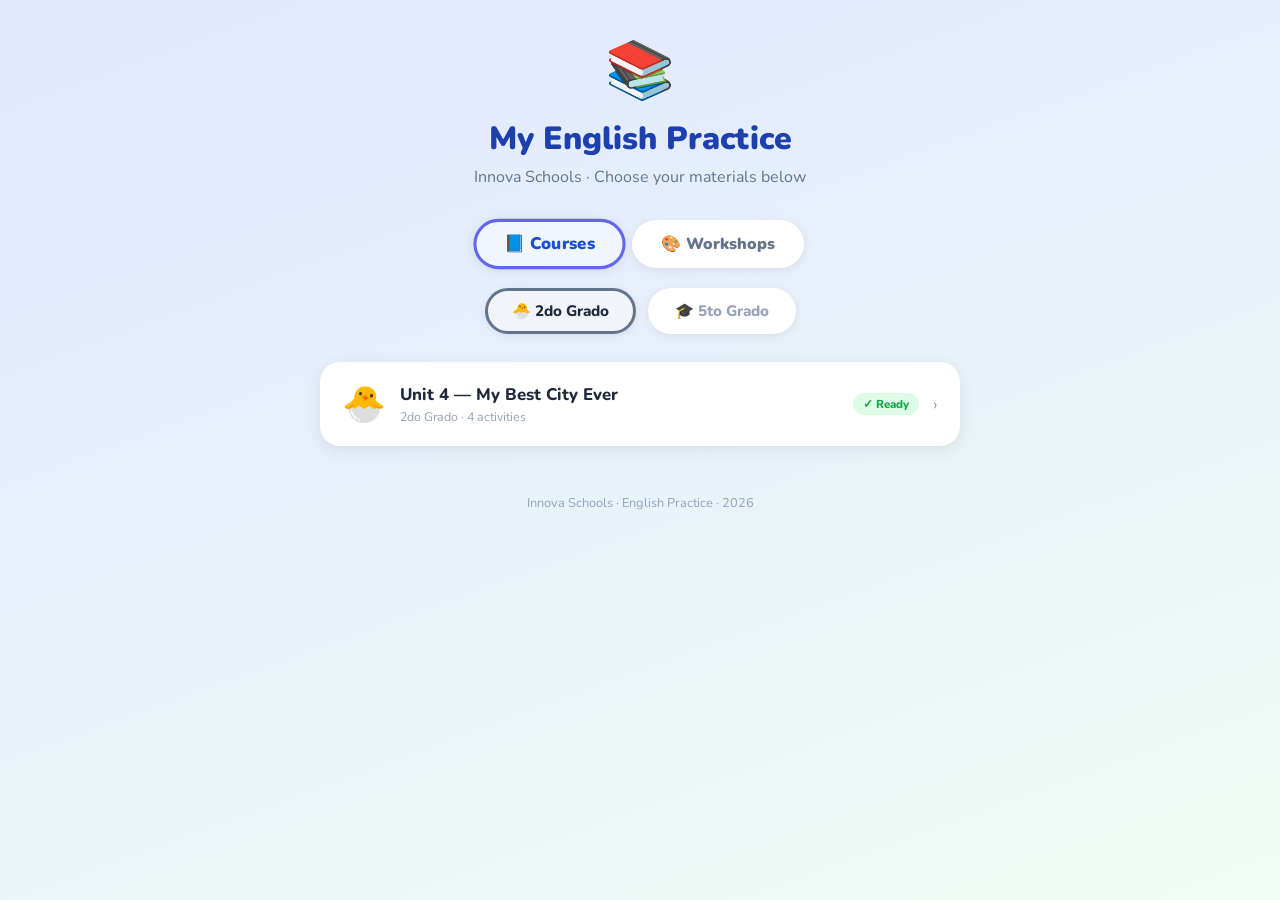
<file: index.html>
<!DOCTYPE html>
<html lang="en">
<head>
  <meta charset="UTF-8" />
  <meta name="viewport" content="width=device-width, initial-scale=1.0" />
  <title>English — Innova Schools</title>
  <link href="https://fonts.googleapis.com/css2?family=Nunito:wght@400;700;800;900&display=swap" rel="stylesheet" />
  <style>
    * { box-sizing: border-box; margin: 0; padding: 0; }
    body {
      font-family: 'Nunito', sans-serif;
      min-height: 100vh;
      background: linear-gradient(160deg, #e0e7ff 0%, #f0fdf4 100%);
      color: #1e293b;
      padding: 32px 20px 60px;
    }

    .header { text-align: center; margin-bottom: 32px; }
    .header .crown { font-size: 3.5rem; display: block; margin-bottom: 8px; }
    .header h1 { font-size: 2rem; font-weight: 900; color: #1e40af; }
    .header p { color: #64748b; margin-top: 6px; font-size: 1rem; }

    /* Tab de tipo: Courses / Workshops */
    .type-tabs {
      display: flex; gap: 10px; justify-content: center;
      margin-bottom: 20px;
    }
    .type-btn {
      padding: 10px 26px; border-radius: 99px; border: 3px solid transparent;
      font-family: inherit; font-size: 1rem; font-weight: 900; cursor: pointer;
      transition: all .2s; background: white;
      box-shadow: 0 2px 10px rgba(0,0,0,.08);
    }
    .type-btn.active.courses  { border-color: #6366f1; background: #eff6ff; color: #1d4ed8; transform: scale(1.05); }
    .type-btn.active.workshops{ border-color: #d97706; background: #fffbeb; color: #92400e; transform: scale(1.05); }
    .type-btn:not(.active)    { color: #64748b; }
    .type-btn:not(.active):hover { border-color: #e2e8f0; background: #f8fafc; }

    /* Selector de grado */
    .kids { display: flex; gap: 12px; justify-content: center; margin-bottom: 28px; flex-wrap: wrap; }
    .kid-btn {
      padding: 10px 24px; border-radius: 99px; border: 3px solid transparent;
      font-family: inherit; font-size: 0.95rem; font-weight: 800; cursor: pointer;
      transition: all .2s; background: white;
      box-shadow: 0 2px 8px rgba(0,0,0,.07);
    }
    .kid-btn.active { border-color: #64748b; background: #f1f5f9; color: #1e293b; }
    .kid-btn:not(.active) { color: #94a3b8; }
    .kid-btn:not(.active):hover { border-color: #e2e8f0; background: #f8fafc; }

    /* Unidades */
    .units { display: flex; flex-direction: column; gap: 16px; max-width: 640px; margin: 0 auto; }

    .unit-card {
      background: white; border-radius: 20px;
      box-shadow: 0 4px 16px rgba(0,0,0,.08); overflow: hidden;
    }
    .unit-header {
      padding: 18px 22px; display: flex; align-items: center; gap: 14px;
      cursor: pointer; user-select: none;
    }
    .unit-icon { font-size: 2.2rem; }
    .unit-info { flex: 1; }
    .unit-name { font-size: 1.05rem; font-weight: 800; }
    .unit-meta { font-size: 0.78rem; color: #94a3b8; margin-top: 2px; }
    .unit-badge {
      background: #dcfce7; color: #16a34a;
      font-size: 0.72rem; font-weight: 800;
      padding: 3px 10px; border-radius: 99px;
    }
    .unit-badge.workshop {
      background: #fef3c7; color: #b45309;
    }
    .chevron { color: #94a3b8; font-size: 1.1rem; transition: transform .2s; }
    .chevron.open { transform: rotate(90deg); }

    .unit-materials {
      border-top: 1px solid #f1f5f9;
      padding: 14px 18px;
      display: grid; grid-template-columns: 1fr 1fr; gap: 10px;
    }
    .mat-link {
      display: flex; align-items: center; gap: 10px;
      padding: 12px 14px; border-radius: 12px;
      border: 2px solid #e2e8f0; background: #f8fafc;
      text-decoration: none; color: #1e293b;
      font-weight: 700; font-size: 0.9rem;
      transition: all .15s;
    }
    .mat-link:hover { border-color: #6366f1; background: #eff6ff; transform: translateY(-2px); }
    .mat-emoji { font-size: 1.5rem; }

    /* Estado vacío */
    .empty {
      text-align: center; padding: 48px 20px;
      background: white; border-radius: 20px;
      box-shadow: 0 4px 16px rgba(0,0,0,.07);
      max-width: 640px; margin: 0 auto; color: #94a3b8;
    }
    .empty .icon { font-size: 3rem; margin-bottom: 12px; }
    .empty p { font-size: 0.95rem; line-height: 1.6; }

    /* Footer */
    footer { text-align: center; margin-top: 48px; color: #94a3b8; font-size: 0.8rem; }
  </style>
</head>
<body>

<div class="header">
  <span class="crown">📚</span>
  <h1>My English Practice</h1>
  <p>Innova Schools · Choose your materials below</p>
</div>

<!-- Tabs: Courses / Workshops -->
<div class="type-tabs">
  <button class="type-btn courses active" onclick="setType('courses', this)">📘 Courses</button>
  <button class="type-btn workshops"      onclick="setType('workshops', this)">🎨 Workshops</button>
</div>

<!-- Selector de grado -->
<div class="kids">
  <button class="kid-btn active" onclick="setGrade('2do', this)">🐣 2do Grado</button>
  <button class="kid-btn"        onclick="setGrade('5to', this)">🎓 5to Grado</button>
</div>

<!-- Contenido -->
<div id="units-container">
  <div class="units" id="units-list"></div>
</div>

<footer>
  Innova Schools · English Practice · <span id="year"></span>
</footer>

<script>
const MATERIALS = [
  { id: 'flashcards', label: 'Flashcards', emoji: '🃏' },
  { id: 'matching',   label: 'Matching',   emoji: '🔗' },
  { id: 'story',      label: 'Story',      emoji: '📖' },
  { id: 'game',       label: 'Game',       emoji: '🎮' },
];

const GRADE_EMOJI = { '2do': '🐣', '5to': '🎓' };

let allUnits = [];
let currentType  = 'courses';
let currentGrade = '2do';

function matPath(unit, mat) {
  const ver = unit.activeVersion ? `${unit.activeVersion}/` : '';
  return `materials/${unit.type}/${unit.grade}/unit${unit.unit}/${ver}${mat.id}.html`;
}

function renderUnits() {
  const container = document.getElementById('units-list');
  const filtered  = allUnits.filter(u => u.type === currentType && u.grade === currentGrade);

  if (filtered.length === 0) {
    container.innerHTML = `
      <div class="empty">
        <div class="icon">📭</div>
        <p>No materials yet for this section.<br>Check back after the next unit is processed!</p>
      </div>`;
    return;
  }

  const isWorkshop = currentType === 'workshops';
  container.innerHTML = filtered.map((unit, idx) => `
    <div class="unit-card">
      <div class="unit-header" onclick="toggle('panel-${idx}')">
        <span class="unit-icon">${unit.emoji || GRADE_EMOJI[unit.grade] || '📚'}</span>
        <div class="unit-info">
          <div class="unit-name">Unit ${unit.unit} — ${unit.name}</div>
          <div class="unit-meta">${unit.grade} Grado · ${MATERIALS.length} activities</div>
        </div>
        <span class="unit-badge${isWorkshop ? ' workshop' : ''}">✓ Ready</span>
        <span class="chevron" id="chev-${idx}">›</span>
      </div>
      <div class="unit-materials" id="panel-${idx}" style="display:none">
        ${MATERIALS.map(mat => `
          <a class="mat-link" href="${matPath(unit, mat)}" target="_blank">
            <span class="mat-emoji">${mat.emoji}</span>
            ${mat.label}
          </a>`).join('')}
      </div>
    </div>`).join('');
}

function toggle(panelId) {
  const panel = document.getElementById(panelId);
  const chev  = document.getElementById(panelId.replace('panel-', 'chev-'));
  const open  = panel.style.display !== 'none';
  panel.style.display = open ? 'none' : 'grid';
  chev.classList.toggle('open', !open);
}

function setType(type, btn) {
  currentType = type;
  document.querySelectorAll('.type-btn').forEach(b => b.classList.remove('active'));
  btn.classList.add('active');
  renderUnits();
}

function setGrade(grade, btn) {
  currentGrade = grade;
  document.querySelectorAll('.kid-btn').forEach(b => b.classList.remove('active'));
  btn.classList.add('active');
  renderUnits();
}

document.getElementById('year').textContent = new Date().getFullYear();

fetch('materials/units.json?v=' + Date.now())
  .then(r => r.ok ? r.json() : [])
  .catch(() => [])
  .then(units => {
    allUnits = units;
    renderUnits();
  });
</script>
</body>
</html>
</file>
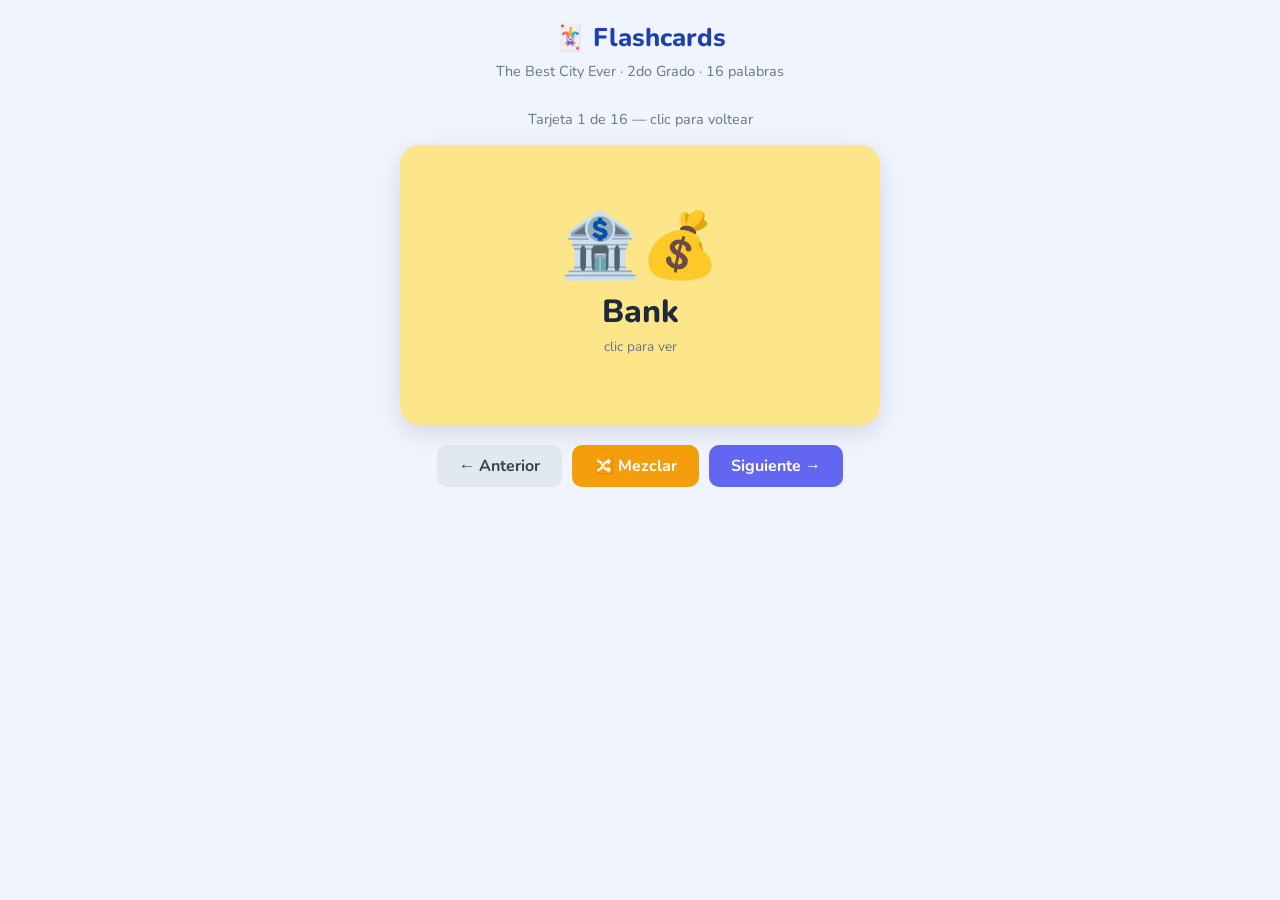
<file: generado/2do/unit4/unit4_2do_flashcards.html>
<!DOCTYPE html><html lang="en"><head>
<meta charset="UTF-8"><meta name="viewport" content="width=device-width,initial-scale=1">
<title>Flashcards — The Best City Ever</title>
<link href="https://fonts.googleapis.com/css2?family=Nunito:wght@400;700;800&display=swap" rel="stylesheet">
<style>

  *{box-sizing:border-box;margin:0;padding:0}
  body{font-family:'Nunito',Arial,sans-serif;background:#f0f4ff;min-height:100vh;padding:20px;color:#1e293b}
  h1{text-align:center;font-size:1.6rem;font-weight:800;color:#1e40af;margin-bottom:6px}
  .subtitle{text-align:center;color:#64748b;margin-bottom:28px;font-size:.9rem}
  button{font-family:inherit;cursor:pointer;border:none;border-radius:10px;font-weight:700;transition:all .15s}
  button:hover{opacity:.88;transform:translateY(-1px)}

.container{max-width:480px;margin:0 auto}
.progress{text-align:center;color:#64748b;font-size:.9rem;margin-bottom:16px}
.scene{width:100%;height:280px;perspective:1000px;margin-bottom:20px;cursor:pointer}
.card{width:100%;height:100%;position:relative;transform-style:preserve-3d;transition:transform .5s}
.card.flipped{transform:rotateY(180deg)}
.face{position:absolute;inset:0;border-radius:20px;display:flex;flex-direction:column;align-items:center;justify-content:center;gap:12px;backface-visibility:hidden;box-shadow:0 8px 24px rgba(0,0,0,.12)}
.front{background:var(--c)}
.back{transform:rotateY(180deg);background:#1e40af;color:white}
.emoji{font-size:4rem;line-height:1}
.word{font-size:2rem;font-weight:800;text-align:center;padding:0 16px}
.hint{font-size:.85rem;color:#64748b;margin-top:-8px}
.back .word{font-size:1.8rem}
.back .hint{color:#bfdbfe}
.controls{display:flex;gap:10px;justify-content:center;margin-bottom:16px}
.btn{padding:10px 22px;font-size:1rem;background:#6366f1;color:white}
.btn-sec{background:#e2e8f0;color:#374151}
.btn-mix{background:#f59e0b;color:white}
</style></head><body>
<div class="container">
  <h1>🃏 Flashcards</h1>
  <p class="subtitle">The Best City Ever · 2do Grado · <span id="cnt"></span></p>
  <div class="progress">Tarjeta <span id="idx">1</span> de <span id="tot"></span> — clic para voltear</div>
  <div class="scene" onclick="flip()">
    <div class="card" id="card">
      <div class="face front" id="front"><div class="emoji" id="emoji"></div><div class="word" id="word"></div><div class="hint">clic para ver</div></div>
      <div class="face back"><div class="word" id="back"></div></div>
    </div>
  </div>
  <div class="controls">
    <button class="btn btn-sec" onclick="prev()">← Anterior</button>
    <button class="btn btn-mix" onclick="mix()">🔀 Mezclar</button>
    <button class="btn" onclick="next()">Siguiente →</button>
  </div>
</div>
<script>
const ALL=[{"word":"Bank","emoji":"🏦💰","back":"Banco"},{"word":"Bookstore","emoji":"📚🔖","back":"Librería"},{"word":"Bus Stop","emoji":"🚌🛑","back":"Paradero"},{"word":"Computer Store","emoji":"💻🖥️","back":"Tienda de cómputo"},{"word":"Gas Station","emoji":"⛽🚗","back":"Grifo"},{"word":"Hospital","emoji":"🏥💊","back":"Hospital"},{"word":"Movie Theater","emoji":"🎬🍿","back":"Cine"},{"word":"Music Store","emoji":"🎵🎸","back":"Tienda de música"},{"word":"Park","emoji":"🌳🌿","back":"Parque"},{"word":"Pet Shop","emoji":"🐾🐕","back":"Tienda de mascotas"},{"word":"Post Office","emoji":"📮📬","back":"Correos"},{"word":"Restaurant","emoji":"🍽️🥘","back":"Restaurante"},{"word":"School","emoji":"🏫📝","back":"Colegio"},{"word":"Shopping Mall","emoji":"🛍️🏬","back":"Centro comercial"},{"word":"Supermarket","emoji":"🛒🥦","back":"Supermercado"},{"word":"Train Station","emoji":"🚂🏢","back":"Estación de tren"}];
const COLORS=["#fde68a","#bfdbfe","#bbf7d0","#fecaca","#ddd6fe","#fed7aa","#99f6e4","#e9d5ff"];
let cards=[...ALL],i=0,flipped=false;
function show(){
  const c=cards[i];
  document.getElementById('card').classList.remove('flipped');
  document.getElementById('front').style.setProperty('--c',COLORS[i%COLORS.length]);
  document.getElementById('emoji').textContent=c.emoji;
  document.getElementById('word').textContent=c.word;
  document.getElementById('back').textContent=c.back;
  document.getElementById('idx').textContent=i+1;
  document.getElementById('tot').textContent=cards.length;
  document.getElementById('cnt').textContent=cards.length+' palabras';
  flipped=false;
}
function flip(){ document.getElementById('card').classList.toggle('flipped'); flipped=!flipped; }
function next(){ i=(i+1)%cards.length; show(); }
function prev(){ i=(i-1+cards.length)%cards.length; show(); }
function mix(){ cards=cards.sort(()=>Math.random()-.5); i=0; show(); }
show();
</script></body></html>
</file>
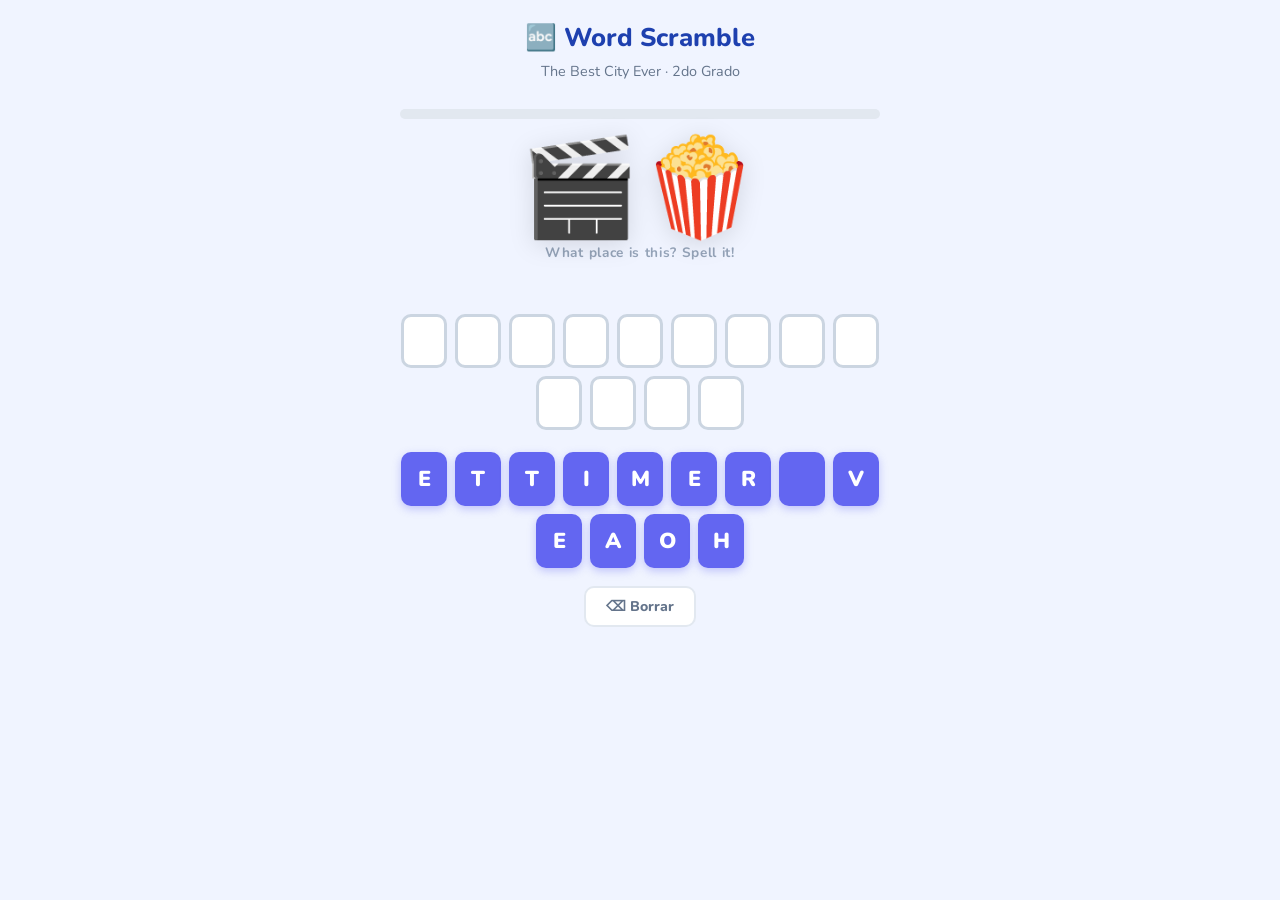
<file: generado/2do/unit4/unit4_2do_game.html>
<!DOCTYPE html><html lang="en"><head>
<meta charset="UTF-8"><meta name="viewport" content="width=device-width,initial-scale=1">
<title>Word Scramble — The Best City Ever</title>
<link href="https://fonts.googleapis.com/css2?family=Nunito:wght@400;700;800;900&display=swap" rel="stylesheet">
<style>

  *{box-sizing:border-box;margin:0;padding:0}
  body{font-family:'Nunito',Arial,sans-serif;background:#f0f4ff;min-height:100vh;padding:20px;color:#1e293b}
  h1{text-align:center;font-size:1.6rem;font-weight:800;color:#1e40af;margin-bottom:6px}
  .subtitle{text-align:center;color:#64748b;margin-bottom:28px;font-size:.9rem}
  button{font-family:inherit;cursor:pointer;border:none;border-radius:10px;font-weight:700;transition:all .15s}
  button:hover{opacity:.88;transform:translateY(-1px)}

.container{max-width:480px;margin:0 auto}
.progress-bar{height:10px;background:#e2e8f0;border-radius:99px;overflow:hidden;margin-bottom:22px}
.progress-fill{height:100%;background:linear-gradient(90deg,#6366f1,#818cf8);border-radius:99px;transition:width .4s}
.emoji-box{font-size:6rem;text-align:center;margin:10px 0 6px;line-height:1;filter:drop-shadow(0 4px 12px rgba(0,0,0,.12))}
.word-hint{text-align:center;color:#94a3b8;font-size:.85rem;font-weight:700;margin-bottom:18px;letter-spacing:.05em}
.answer-row{display:flex;justify-content:center;gap:8px;min-height:60px;margin-bottom:22px;flex-wrap:wrap}
.answer-box{
  width:46px;height:54px;border-radius:10px;border:3px solid #cbd5e1;background:white;
  display:flex;align-items:center;justify-content:center;
  font-size:1.35rem;font-weight:900;color:#1e293b;cursor:pointer;
  transition:all .15s;
}
.answer-box.filled{border-color:#6366f1;background:#eff6ff;color:#4338ca}
.answer-box.filled:hover{border-color:#4338ca;background:#e0e7ff}
.answer-box.correct{border-color:#22c55e!important;background:#dcfce7!important;color:#15803d!important;animation:pop .3s}
.answer-box.wrong{animation:shake .35s}
@keyframes pop{0%{transform:scale(.85)}60%{transform:scale(1.15)}100%{transform:scale(1)}}
@keyframes shake{0%,100%{transform:translateX(0)}25%{transform:translateX(-6px)}75%{transform:translateX(6px)}}
.letters-row{display:flex;justify-content:center;gap:8px;flex-wrap:wrap;margin-bottom:18px}
.letter-tile{
  width:46px;height:54px;border-radius:10px;border:none;
  background:#6366f1;color:white;font-size:1.35rem;font-weight:900;
  cursor:pointer;font-family:inherit;
  transition:all .15s;box-shadow:0 3px 8px rgba(99,102,241,.35);
}
.letter-tile:hover:not(:disabled){background:#4f46e5;transform:translateY(-2px);box-shadow:0 5px 14px rgba(99,102,241,.4)}
.letter-tile:disabled{opacity:0;pointer-events:none}
.controls{display:flex;justify-content:center;gap:10px}
.btn-back{padding:9px 20px;border-radius:10px;border:2px solid #e2e8f0;background:white;color:#64748b;font-weight:800;font-size:.88rem;cursor:pointer;font-family:inherit}
.btn-back:hover{border-color:#cbd5e1;background:#f8fafc}
.score-chip{background:#fef9c3;color:#854d0e;border-radius:99px;padding:4px 14px;font-weight:800;font-size:.85rem}
.feedback{text-align:center;font-size:1.1rem;font-weight:800;min-height:30px;margin-bottom:4px}
.feedback.good{color:#16a34a} .feedback.bad{color:#dc2626}
.win-screen{display:none;text-align:center;padding:20px 0}
.win-screen .trophy{font-size:5rem;margin-bottom:10px}
.win-screen h2{font-size:1.6rem;font-weight:900;color:#1e40af;margin-bottom:8px}
.win-screen p{color:#64748b;margin-bottom:20px}
</style></head><body>
<div class="container">
  <h1>🔤 Word Scramble</h1>
  <p class="subtitle">The Best City Ever · 2do Grado</p>
  <div class="progress-bar"><div class="progress-fill" id="prog" style="width:0%"></div></div>

  <div id="game">
    <div class="emoji-box" id="emoji"></div>
    <div class="word-hint" id="hint"></div>
    <div class="feedback" id="feedback"></div>
    <div class="answer-row" id="answer"></div>
    <div class="letters-row" id="letters"></div>
    <div class="controls">
      <button class="btn-back" onclick="erase()">⌫ Borrar</button>
    </div>
  </div>

  <div class="win-screen" id="win">
    <div class="trophy">🏆</div>
    <h2 id="win-msg">Amazing!</h2>
    <p id="win-sub"></p>
    <button class="btn" onclick="restart()">🔄 Play again</button>
  </div>
</div>
<script>
const WORDS=[{"word":"BANK","emoji":"🏦💰","display":"Bank"},{"word":"BOOKSTORE","emoji":"📚🔖","display":"Bookstore"},{"word":"BUS STOP","emoji":"🚌🛑","display":"Bus Stop"},{"word":"COMPUTER STORE","emoji":"💻🖥️","display":"Computer Store"},{"word":"GAS STATION","emoji":"⛽🚗","display":"Gas Station"},{"word":"HOSPITAL","emoji":"🏥💊","display":"Hospital"},{"word":"MOVIE THEATER","emoji":"🎬🍿","display":"Movie Theater"},{"word":"MUSIC STORE","emoji":"🎵🎸","display":"Music Store"},{"word":"PARK","emoji":"🌳🌿","display":"Park"},{"word":"PET SHOP","emoji":"🐾🐕","display":"Pet Shop"},{"word":"POST OFFICE","emoji":"📮📬","display":"Post Office"},{"word":"RESTAURANT","emoji":"🍽️🥘","display":"Restaurant"},{"word":"SCHOOL","emoji":"🏫📝","display":"School"},{"word":"SHOPPING MALL","emoji":"🛍️🏬","display":"Shopping Mall"},{"word":"SUPERMARKET","emoji":"🛒🥦","display":"Supermarket"},{"word":"TRAIN STATION","emoji":"🚂🏢","display":"Train Station"}];
let order=[],cur=0,score=0,chosen=[],tiles=[];
function shuffle(a){return [...a].sort(()=>Math.random()-.5)}
function restart(){
  cur=0;score=0;chosen=[];tiles=[];
  order=shuffle(WORDS);
  document.getElementById('win').style.display='none';
  document.getElementById('game').style.display='';
  loadWord();
}
function loadWord(){
  const w=order[cur];
  chosen=[];
  document.getElementById('emoji').textContent=w.emoji;
  document.getElementById('hint').textContent='What place is this? Spell it!';
  document.getElementById('feedback').textContent='';
  document.getElementById('feedback').className='feedback';
  document.getElementById('prog').style.width=(cur/order.length*100)+'%';
  // answer boxes
  const ans=document.getElementById('answer'); ans.innerHTML='';
  w.word.split('').forEach((_,i)=>{
    const b=document.createElement('div'); b.className='answer-box'; b.id='ab'+i;
    ans.appendChild(b);
  });
  // scramble letters
  const scrambled=shuffle(w.word.split(''));
  const lt=document.getElementById('letters'); lt.innerHTML='';
  tiles=[];
  scrambled.forEach((ch,i)=>{
    const b=document.createElement('button');
    b.className='letter-tile'; b.textContent=ch; b.id='lt'+i;
    b.onclick=()=>pick(b,ch,i);
    lt.appendChild(b); tiles.push({el:b,ch,idx:i});
  });
}
function pick(btn,ch,tIdx){
  if(btn.disabled) return;
  btn.disabled=true;
  chosen.push({ch,tIdx});
  const pos=chosen.length-1;
  const box=document.getElementById('ab'+pos);
  box.textContent=ch; box.classList.add('filled');
  if(chosen.length===order[cur].word.length) check();
}
function erase(){
  if(!chosen.length) return;
  const last=chosen.pop();
  const pos=chosen.length;
  const box=document.getElementById('ab'+pos);
  box.textContent=''; box.classList.remove('filled','correct','wrong');
  const tile=document.getElementById('lt'+last.tIdx);
  tile.disabled=false;
}
function check(){
  const built=chosen.map(x=>x.ch).join('');
  const correct=order[cur].word;
  const boxes=document.querySelectorAll('.answer-box');
  if(built===correct){
    boxes.forEach(b=>b.classList.add('correct'));
    document.getElementById('feedback').textContent='⭐ Correct!';
    document.getElementById('feedback').className='feedback good';
    score++;
    setTimeout(()=>{ cur++; if(cur<order.length) loadWord(); else showWin(); },1000);
  } else {
    boxes.forEach(b=>b.classList.add('wrong'));
    document.getElementById('feedback').textContent='❌ Try again!';
    document.getElementById('feedback').className='feedback bad';
    setTimeout(()=>{
      boxes.forEach(b=>{ b.classList.remove('wrong','filled'); b.textContent=''; });
      chosen=[];
      tiles.forEach(t=>{ t.el.disabled=false; });
      document.getElementById('feedback').textContent='';
      document.getElementById('feedback').className='feedback';
    },800);
  }
}
function showWin(){
  document.getElementById('game').style.display='none';
  document.getElementById('win').style.display='';
  document.getElementById('prog').style.width='100%';
  const pct=Math.round(score/order.length*100);
  const msg=pct===100?'Perfect! 🌟':pct>=70?'Great job! 👏':'Keep practicing! 💪';
  document.getElementById('win-msg').textContent=msg;
  document.getElementById('win-sub').textContent=`You got ${score} out of ${order.length} words right!`;
}
restart();
</script></body></html>
</file>
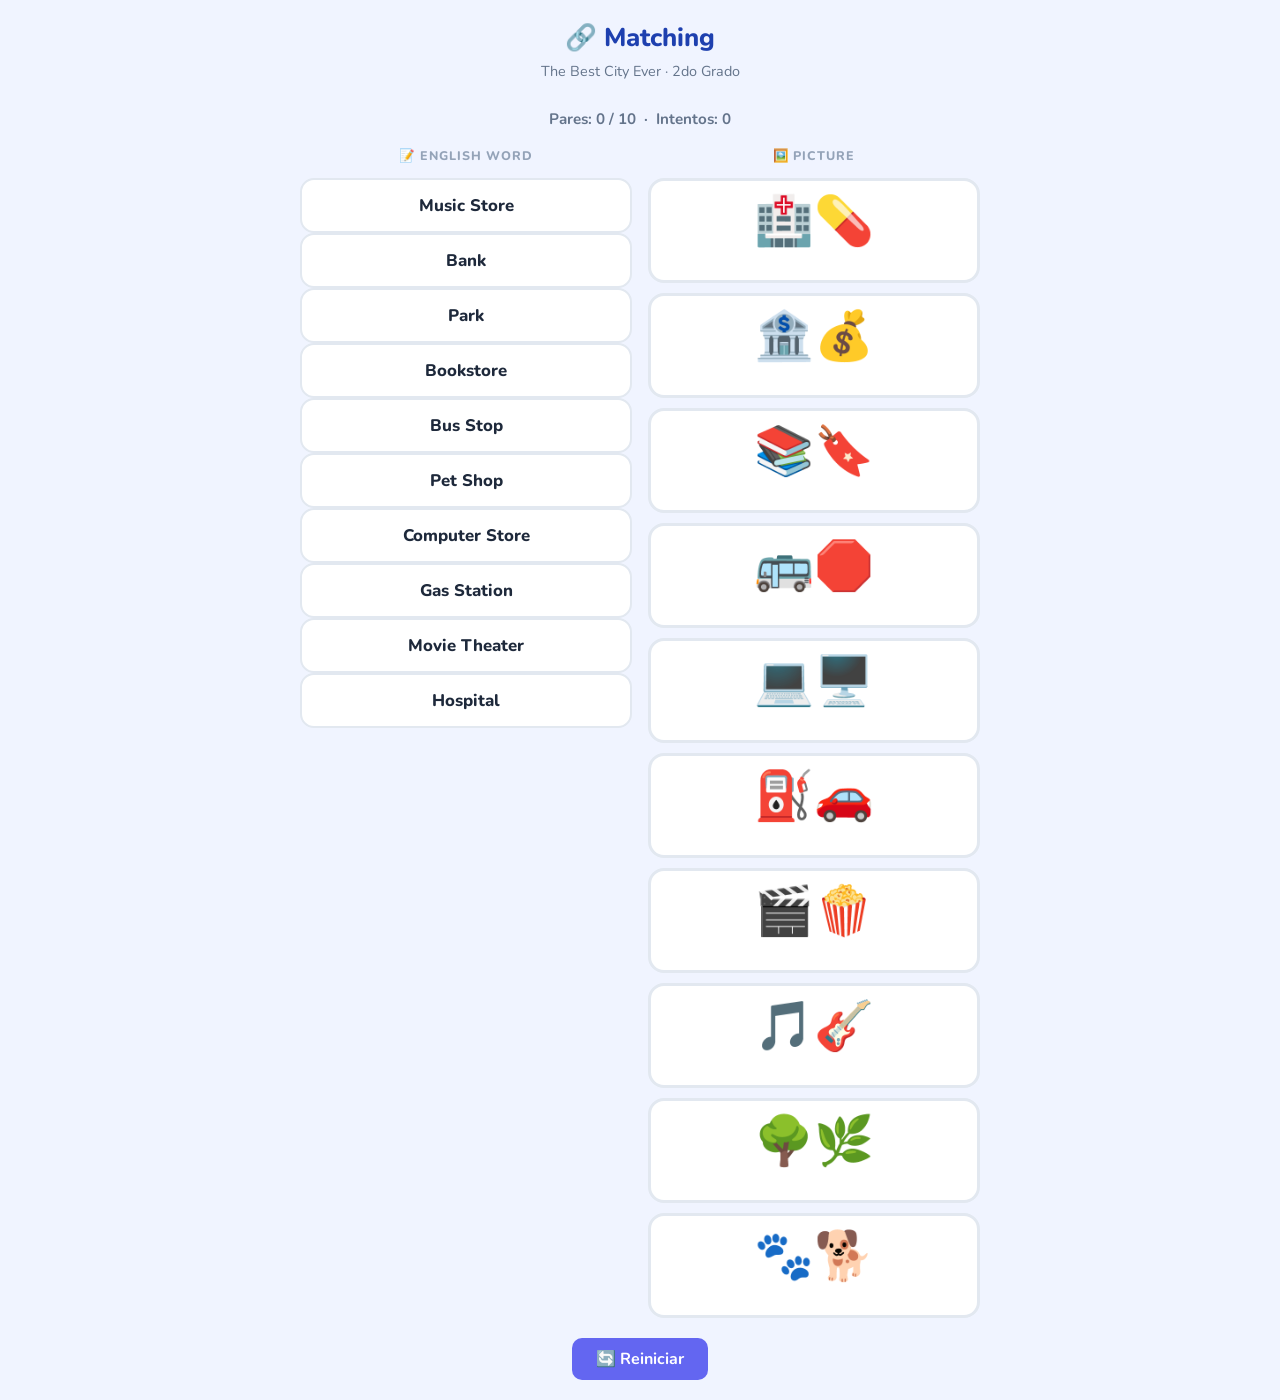
<file: generado/2do/unit4/unit4_2do_matching.html>
<!DOCTYPE html><html lang="en"><head>
<meta charset="UTF-8"><meta name="viewport" content="width=device-width,initial-scale=1">
<title>Matching — The Best City Ever</title>
<link href="https://fonts.googleapis.com/css2?family=Nunito:wght@400;700;800;900&display=swap" rel="stylesheet">
<style>

  *{box-sizing:border-box;margin:0;padding:0}
  body{font-family:'Nunito',Arial,sans-serif;background:#f0f4ff;min-height:100vh;padding:20px;color:#1e293b}
  h1{text-align:center;font-size:1.6rem;font-weight:800;color:#1e40af;margin-bottom:6px}
  .subtitle{text-align:center;color:#64748b;margin-bottom:28px;font-size:.9rem}
  button{font-family:inherit;cursor:pointer;border:none;border-radius:10px;font-weight:700;transition:all .15s}
  button:hover{opacity:.88;transform:translateY(-1px)}

.container{max-width:680px;margin:0 auto}
.score{text-align:center;font-size:.95rem;color:#64748b;margin-bottom:18px;font-weight:700}
.columns{display:grid;grid-template-columns:1fr 1fr;gap:16px;align-items:start}
.col{display:flex;flex-direction:column;gap:10px}
.col-title{text-align:center;font-size:.78rem;font-weight:800;color:#94a3b8;letter-spacing:.08em;text-transform:uppercase;margin-bottom:4px}
/* Tarjetas de palabra */
.word-card{
  padding:14px 18px;border-radius:14px;border:2.5px solid #e2e8f0;background:white;
  font-weight:800;font-size:1.05rem;cursor:pointer;text-align:center;
  transition:all .2s;user-select:none;color:#1e293b;
}
.word-card:hover:not(.matched){border-color:#6366f1;background:#eff6ff;color:#4338ca}
.word-card.selected{border-color:#6366f1;background:#eff6ff;color:#4338ca;transform:scale(1.03);box-shadow:0 4px 14px rgba(99,102,241,.25)}
.word-card.matched{border-color:#22c55e;background:#dcfce7;color:#15803d;cursor:default}
.word-card.wrong{border-color:#ef4444;background:#fee2e2;animation:shake .35s}
/* Tarjetas de emoji */
.emoji-card{
  border-radius:16px;border:3px solid #e2e8f0;background:white;
  cursor:pointer;text-align:center;padding:16px 10px 12px;
  transition:all .2s;user-select:none;
  display:flex;flex-direction:column;align-items:center;gap:6px;
}
.emoji-card:hover:not(.matched){border-color:#6366f1;background:#eff6ff;transform:translateY(-2px);box-shadow:0 6px 18px rgba(99,102,241,.2)}
.emoji-card.selected{border-color:#6366f1;background:#eff6ff;transform:translateY(-2px);box-shadow:0 6px 18px rgba(99,102,241,.3)}
.emoji-card.matched{border-color:#22c55e;background:#dcfce7;cursor:default}
.emoji-card.wrong{border-color:#ef4444;background:#fee2e2;animation:shake .35s}
.emoji-card .em{font-size:3rem;line-height:1;display:block}
.emoji-card .word-reveal{font-size:.78rem;font-weight:800;color:#15803d;min-height:1rem;opacity:0;transition:opacity .3s;letter-spacing:.02em}
.emoji-card.matched .word-reveal{opacity:1}
@keyframes shake{0%,100%{transform:translateX(0)}25%{transform:translateX(-7px)}75%{transform:translateX(7px)}}
.btn{padding:10px 24px;font-size:1rem;background:#6366f1;color:white;display:block;margin:20px auto 0}
.celebrate{text-align:center;font-size:1.3rem;font-weight:800;color:#16a34a;margin-top:16px;display:none}
</style></head><body>
<div class="container">
  <h1>🔗 Matching</h1>
  <p class="subtitle">The Best City Ever · 2do Grado</p>
  <div class="score">Pares: <span id="found">0</span> / <span id="total">0</span> &nbsp;·&nbsp; Intentos: <span id="tries">0</span></div>
  <div class="columns">
    <div class="col">
      <div class="col-title">📝 English word</div>
      <div id="left"></div>
    </div>
    <div class="col">
      <div class="col-title">🖼️ Picture</div>
      <div id="right" style="display:flex;flex-direction:column;gap:10px"></div>
    </div>
  </div>
  <div class="celebrate" id="cel">🎉 ¡Excelente! ¡Completaste el matching!</div>
  <button class="btn" onclick="init()">🔄 Reiniciar</button>
</div>
<script>
const PAIRS=[{"word":"Bank","emoji":"🏦💰"},{"word":"Bookstore","emoji":"📚🔖"},{"word":"Bus Stop","emoji":"🚌🛑"},{"word":"Computer Store","emoji":"💻🖥️"},{"word":"Gas Station","emoji":"⛽🚗"},{"word":"Hospital","emoji":"🏥💊"},{"word":"Movie Theater","emoji":"🎬🍿"},{"word":"Music Store","emoji":"🎵🎸"},{"word":"Park","emoji":"🌳🌿"},{"word":"Pet Shop","emoji":"🐾🐕"}];
let sel=null,found=0,tries=0;
function init(){
  found=0;tries=0;sel=null;
  document.getElementById('found').textContent=0;
  document.getElementById('tries').textContent=0;
  document.getElementById('total').textContent=PAIRS.length;
  document.getElementById('cel').style.display='none';
  const lArr=[...PAIRS].sort(()=>Math.random()-.5);
  const rArr=[...PAIRS].sort(()=>Math.random()-.5);
  const lEl=document.getElementById('left');
  const rEl=document.getElementById('right');
  lEl.innerHTML=''; rEl.innerHTML='';
  lArr.forEach(p=>{
    const d=document.createElement('div');
    d.className='word-card'; d.textContent=p.word;
    d.dataset.key=p.word; d.dataset.side='left';
    d.onclick=()=>pick(d); lEl.appendChild(d);
  });
  rArr.forEach(p=>{
    const d=document.createElement('div');
    d.className='emoji-card';
    d.dataset.key=p.word; d.dataset.side='right';
    d.innerHTML=`<span class="em">${p.emoji}</span><span class="word-reveal">${p.word}</span>`;
    d.onclick=()=>pick(d); rEl.appendChild(d);
  });
}
function pick(el){
  if(el.classList.contains('matched')||el.classList.contains('wrong')) return;
  if(!sel){
    if(el.classList.contains('selected')){el.classList.remove('selected');sel=null;return;}
    document.querySelectorAll('.word-card.selected,.emoji-card.selected').forEach(x=>x.classList.remove('selected'));
    sel=el; el.classList.add('selected');
  } else {
    if(el===sel){sel=null;el.classList.remove('selected');return;}
    tries++;
    document.getElementById('tries').textContent=tries;
    if(sel.dataset.key===el.dataset.key && sel.dataset.side!==el.dataset.side){
      [sel,el].forEach(x=>{x.classList.remove('selected');x.classList.add('matched');});
      found++; document.getElementById('found').textContent=found;
      if(found===PAIRS.length) document.getElementById('cel').style.display='block';
    } else {
      sel.classList.add('wrong'); el.classList.add('wrong');
      setTimeout(()=>{ sel.classList.remove('selected','wrong'); el.classList.remove('wrong'); sel=null; },600);
      return;
    }
    sel=null;
  }
}
init();
</script></body></html>
</file>
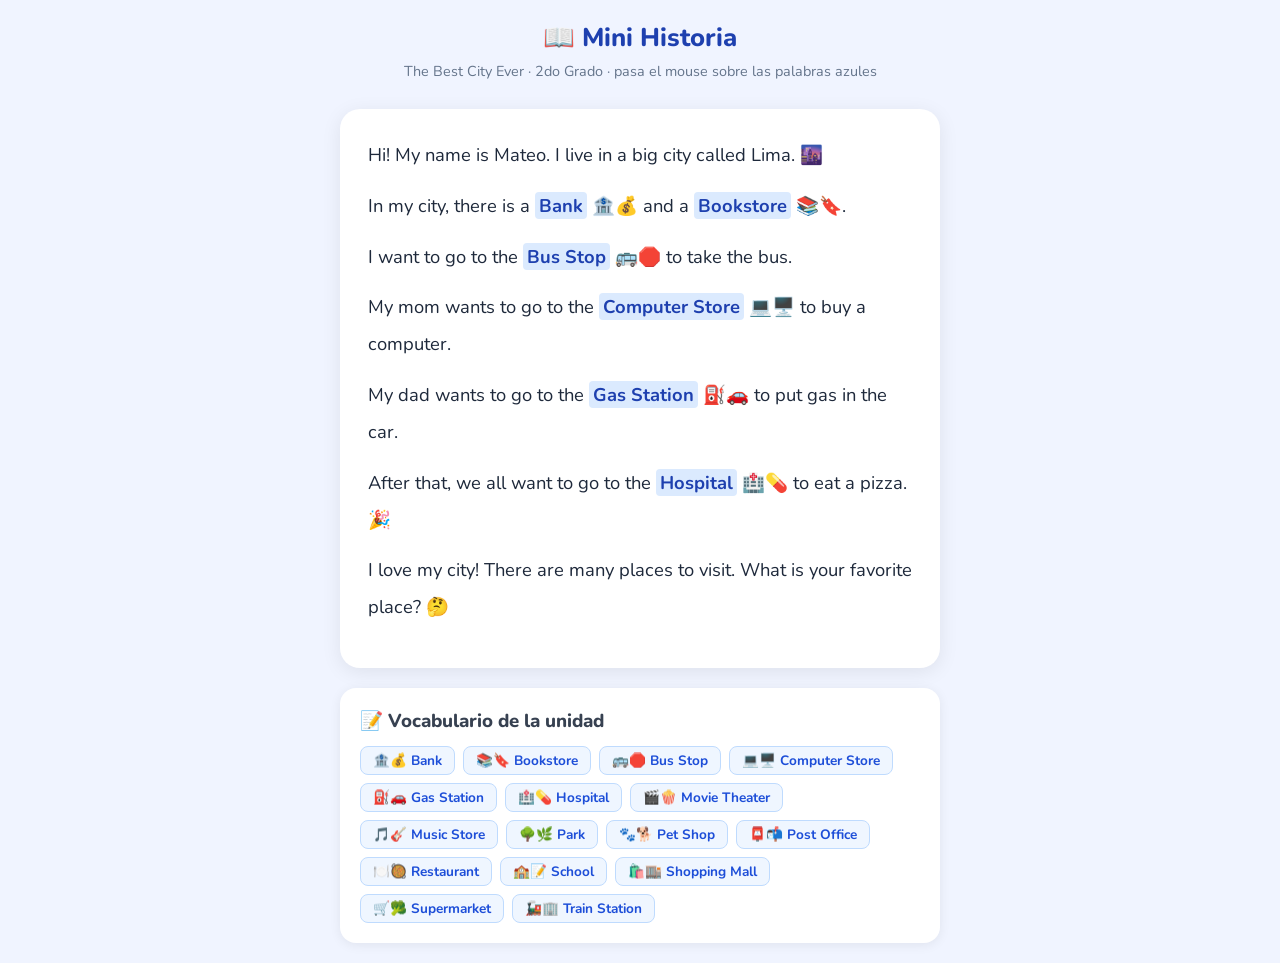
<file: generado/2do/unit4/unit4_2do_story.html>
<!DOCTYPE html><html lang="en"><head>
<meta charset="UTF-8"><meta name="viewport" content="width=device-width,initial-scale=1">
<title>Story — The Best City Ever</title>
<link href="https://fonts.googleapis.com/css2?family=Nunito:wght@400;700;800&display=swap" rel="stylesheet">
<style>

  *{box-sizing:border-box;margin:0;padding:0}
  body{font-family:'Nunito',Arial,sans-serif;background:#f0f4ff;min-height:100vh;padding:20px;color:#1e293b}
  h1{text-align:center;font-size:1.6rem;font-weight:800;color:#1e40af;margin-bottom:6px}
  .subtitle{text-align:center;color:#64748b;margin-bottom:28px;font-size:.9rem}
  button{font-family:inherit;cursor:pointer;border:none;border-radius:10px;font-weight:700;transition:all .15s}
  button:hover{opacity:.88;transform:translateY(-1px)}

.container{max-width:600px;margin:0 auto}
.story{background:white;border-radius:20px;padding:28px;box-shadow:0 4px 20px rgba(0,0,0,.08);line-height:2;font-size:1.15rem}
.story p{margin-bottom:14px}
b{color:#1e40af;background:#dbeafe;padding:1px 4px;border-radius:4px;cursor:pointer;position:relative}
b:hover::after{content:attr(data-tip);position:absolute;bottom:calc(100% + 6px);left:50%;transform:translateX(-50%);background:#1e293b;color:white;padding:4px 10px;border-radius:8px;font-size:.78rem;white-space:nowrap;z-index:10;font-weight:400}
.vocab-box{background:white;border-radius:16px;padding:20px;margin-top:20px;box-shadow:0 2px 12px rgba(0,0,0,.07)}
.vocab-box h3{font-weight:800;margin-bottom:12px;color:#374151}
.chips{display:flex;flex-wrap:wrap;gap:8px}
.chip{background:#eff6ff;border:1px solid #bfdbfe;border-radius:8px;padding:4px 12px;font-size:.85rem;font-weight:700;color:#1d4ed8}
</style></head><body>
<div class="container">
  <h1>📖 Mini Historia</h1>
  <p class="subtitle">The Best City Ever · 2do Grado · pasa el mouse sobre las palabras azules</p>
  <div class="story">
    <p>Hi! My name is Mateo. I live in a big city called Lima. 🌆</p><p>In my city, there is a <b>Bank</b> 🏦💰 and a <b>Bookstore</b> 📚🔖.</p><p>I want to go to the <b>Bus Stop</b> 🚌🛑 to take the bus.</p><p>My mom wants to go to the <b>Computer Store</b> 💻🖥️ to buy a computer.</p><p>My dad wants to go to the <b>Gas Station</b> ⛽🚗 to put gas in the car.</p><p>After that, we all want to go to the <b>Hospital</b> 🏥💊 to eat a pizza. 🎉</p><p>I love my city! There are many places to visit. What is your favorite place? 🤔</p>
  </div>
  <div class="vocab-box">
    <h3>📝 Vocabulario de la unidad</h3>
    <div class="chips">
      <span class="chip">🏦💰 Bank</span><span class="chip">📚🔖 Bookstore</span><span class="chip">🚌🛑 Bus Stop</span><span class="chip">💻🖥️ Computer Store</span><span class="chip">⛽🚗 Gas Station</span><span class="chip">🏥💊 Hospital</span><span class="chip">🎬🍿 Movie Theater</span><span class="chip">🎵🎸 Music Store</span><span class="chip">🌳🌿 Park</span><span class="chip">🐾🐕 Pet Shop</span><span class="chip">📮📬 Post Office</span><span class="chip">🍽️🥘 Restaurant</span><span class="chip">🏫📝 School</span><span class="chip">🛍️🏬 Shopping Mall</span><span class="chip">🛒🥦 Supermarket</span><span class="chip">🚂🏢 Train Station</span>
    </div>
  </div>
</div>
</body></html>
</file>
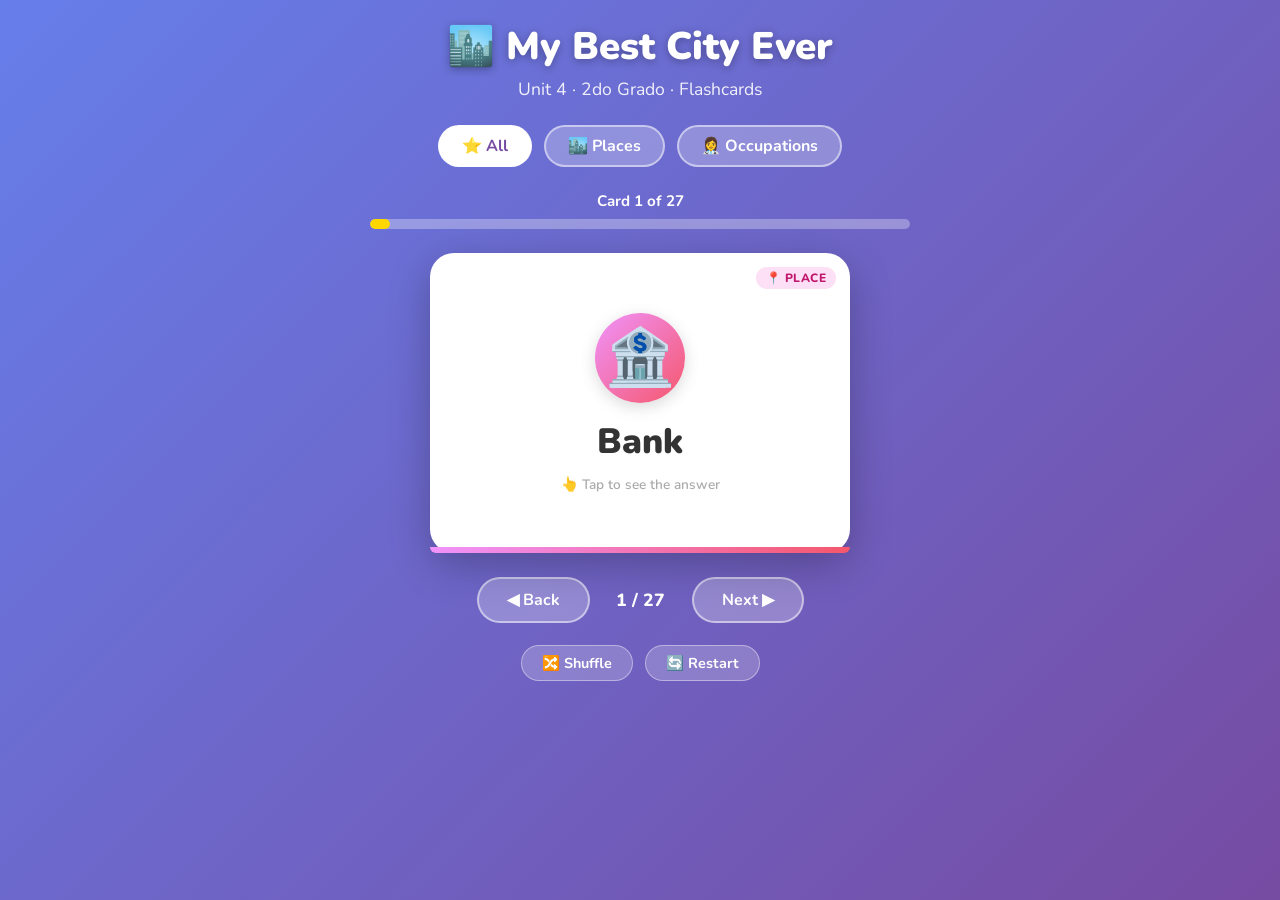
<file: materials/courses/2do/unit4/v2/flashcards.html>
<!DOCTYPE html>
<html lang="en">
<head>
<meta charset="UTF-8">
<meta name="viewport" content="width=device-width, initial-scale=1.0">
<title>Flashcards — Unit 4 My Best City Ever</title>
<link href="https://fonts.googleapis.com/css2?family=Nunito:wght@400;600;700;800;900&display=swap" rel="stylesheet">
<style>
  *, *::before, *::after { box-sizing: border-box; margin: 0; padding: 0; }

  body {
    font-family: 'Nunito', sans-serif;
    min-height: 100vh;
    background: linear-gradient(135deg, #667eea 0%, #764ba2 100%);
    padding: 20px;
  }

  header {
    text-align: center;
    color: white;
    margin-bottom: 24px;
  }
  header h1 { font-size: clamp(1.6rem, 4vw, 2.4rem); font-weight: 900; text-shadow: 0 2px 8px rgba(0,0,0,.3); }
  header p  { font-size: 1.1rem; opacity: .9; margin-top: 4px; }

  /* category tabs */
  .tabs {
    display: flex; justify-content: center; gap: 12px;
    margin-bottom: 24px; flex-wrap: wrap;
  }
  .tab {
    background: rgba(255,255,255,.25); color: white;
    border: 2px solid rgba(255,255,255,.5); border-radius: 50px;
    padding: 8px 22px; font-family: inherit; font-size: 1rem; font-weight: 700;
    cursor: pointer; transition: all .2s;
  }
  .tab.active, .tab:hover {
    background: white; color: #764ba2;
  }

  /* progress */
  .progress-bar {
    max-width: 540px; margin: 0 auto 24px;
    background: rgba(255,255,255,.3); border-radius: 50px; height: 10px; overflow: hidden;
  }
  .progress-fill {
    height: 100%; background: #ffd700;
    border-radius: 50px; transition: width .4s ease;
  }
  .progress-label {
    text-align: center; color: white; font-size: .95rem; font-weight: 700; margin-bottom: 8px;
  }

  /* card area */
  .card-wrap {
    perspective: 1200px;
    width: min(420px, 100%);
    margin: 0 auto;
    height: 300px;
  }
  .card {
    width: 100%; height: 100%;
    position: relative;
    transform-style: preserve-3d;
    transition: transform .55s cubic-bezier(.4,0,.2,1);
    cursor: pointer;
  }
  .card.flipped { transform: rotateY(180deg); }

  .face {
    position: absolute; inset: 0;
    border-radius: 24px;
    backface-visibility: hidden;
    display: flex; flex-direction: column;
    align-items: center; justify-content: center;
    padding: 28px 24px;
    box-shadow: 0 12px 40px rgba(0,0,0,.25);
  }
  .face.front { background: white; }
  .face.back  { background: white; transform: rotateY(180deg); }

  .face.front .emoji { font-size: 4.5rem; line-height: 1; margin-bottom: 12px; }
  .face.front .word  { font-size: 2.2rem; font-weight: 900; color: #333; text-align: center; }
  .face.front .hint  { margin-top: 10px; font-size: .85rem; color: #aaa; font-weight: 600; }

  .face.back .translation {
    font-size: 2rem; font-weight: 900; color: #764ba2; text-align: center; margin-bottom: 10px;
  }
  .face.back .example {
    font-size: 1.1rem; color: #555; text-align: center; line-height: 1.5;
    background: #f5f0ff; border-radius: 12px; padding: 10px 16px;
  }
  .face.back .back-emoji { font-size: 2.5rem; margin-bottom: 10px; }

  /* nav buttons */
  .nav {
    display: flex; justify-content: center; align-items: center;
    gap: 16px; margin-top: 24px; flex-wrap: wrap;
  }
  .nav button {
    background: rgba(255,255,255,.25); color: white;
    border: 2px solid rgba(255,255,255,.5); border-radius: 50px;
    padding: 10px 28px; font-family: inherit; font-size: 1rem; font-weight: 700;
    cursor: pointer; transition: all .2s; min-width: 110px;
  }
  .nav button:hover { background: white; color: #764ba2; }
  .nav .counter { color: white; font-size: 1.1rem; font-weight: 800; min-width: 70px; text-align: center; }

  /* card colors by category */
  .face.front[data-cat="place"]  .emoji-bg { background: linear-gradient(135deg, #f093fb, #f5576c); }
  .face.front[data-cat="occ"]    .emoji-bg { background: linear-gradient(135deg, #4facfe, #00f2fe); }

  .emoji-bg {
    border-radius: 50%;
    width: 90px; height: 90px;
    display: flex; align-items: center; justify-content: center;
    font-size: 3.5rem;
    margin-bottom: 14px;
    box-shadow: 0 4px 16px rgba(0,0,0,.15);
  }

  /* color accent bar on cards */
  .face.front::after {
    content: ''; position: absolute; bottom: 0; left: 0; right: 0; height: 6px;
    border-radius: 0 0 24px 24px;
  }
  .face.front[data-cat="place"]::after  { background: linear-gradient(90deg,#f093fb,#f5576c); }
  .face.front[data-cat="occ"]::after    { background: linear-gradient(90deg,#4facfe,#00f2fe); }

  .badge {
    position: absolute; top: 14px; right: 14px;
    font-size: .75rem; font-weight: 800; padding: 3px 10px; border-radius: 50px;
    text-transform: uppercase; letter-spacing: .5px;
  }
  .badge-place { background: #fde0f5; color: #c0166c; }
  .badge-occ   { background: #d0f0ff; color: #0077aa; }

  /* shuffle & restart */
  .tools {
    text-align: center; margin-top: 18px;
  }
  .tools button {
    background: rgba(255,255,255,.2); color: white;
    border: 1.5px solid rgba(255,255,255,.4); border-radius: 50px;
    padding: 7px 20px; font-family: inherit; font-size: .9rem; font-weight: 700;
    cursor: pointer; margin: 4px; transition: all .2s;
  }
  .tools button:hover { background: rgba(255,255,255,.4); }
</style>
</head>
<body>
<header>
  <h1>🏙️ My Best City Ever</h1>
  <p>Unit 4 · 2do Grado · Flashcards</p>
</header>

<div class="tabs">
  <button class="tab active" onclick="setCategory('all')">⭐ All</button>
  <button class="tab" onclick="setCategory('place')">🏙️ Places</button>
  <button class="tab" onclick="setCategory('occ')">👩‍⚕️ Occupations</button>
</div>

<div class="progress-label" id="progress-label">Card 1 of 27</div>
<div class="progress-bar"><div class="progress-fill" id="progress-fill" style="width:3.7%"></div></div>

<div class="card-wrap">
  <div class="card" id="card" onclick="flip()">
    <div class="face front" id="face-front" data-cat="">
      <span class="badge" id="badge"></span>
      <div class="emoji-bg" id="emoji-bg"><span id="front-emoji"></span></div>
      <div class="word" id="front-word"></div>
      <div class="hint">👆 Tap to see the answer</div>
    </div>
    <div class="face back" id="face-back">
      <div class="back-emoji" id="back-emoji"></div>
      <div class="translation" id="back-translation"></div>
      <div class="example" id="back-example"></div>
    </div>
  </div>
</div>

<div class="nav">
  <button onclick="prev()">◀ Back</button>
  <span class="counter" id="counter">1 / 27</span>
  <button onclick="next()">Next ▶</button>
</div>

<div class="tools">
  <button onclick="shuffle()">🔀 Shuffle</button>
  <button onclick="restart()">🔄 Restart</button>
</div>

<script>
const ALL_CARDS = [
  // Places
  { cat:'place', emoji:'🏦', word:'Bank',           es:'Banco',                   ex:'I go to the bank with my mom.' },
  { cat:'place', emoji:'📚', word:'Bookstore',      es:'Librería',                ex:'I buy a book at the bookstore.' },
  { cat:'place', emoji:'🚌', word:'Bus Stop',        es:'Parada de autobús',       ex:'I wait at the bus stop.' },
  { cat:'place', emoji:'💻', word:'Computer Store',  es:'Tienda de computadoras',  ex:'I want a computer from the computer store.' },
  { cat:'place', emoji:'⛽', word:'Gas Station',     es:'Grifo',                   ex:'Dad puts gas at the gas station.' },
  { cat:'place', emoji:'🏥', word:'Hospital',        es:'Hospital',                ex:'The doctor works at the hospital.' },
  { cat:'place', emoji:'🎬', word:'Movie Theater',   es:'Cine',                    ex:'I see a movie at the movie theater.' },
  { cat:'place', emoji:'🎵', word:'Music Store',     es:'Tienda de música',        ex:'I buy a guitar at the music store.' },
  { cat:'place', emoji:'🌳', word:'Park',            es:'Parque',                  ex:'I like to play at the park.' },
  { cat:'place', emoji:'🐾', word:'Pet Shop',        es:'Tienda de mascotas',      ex:'I want a dog from the pet shop.' },
  { cat:'place', emoji:'📮', word:'Post Office',     es:'Oficina de correos',      ex:'Mom mails a letter at the post office.' },
  { cat:'place', emoji:'🍕', word:'Restaurant',      es:'Restaurante',             ex:'We eat pizza at the restaurant.' },
  { cat:'place', emoji:'🏫', word:'School',          es:'Escuela',                 ex:'I learn English at school.' },
  { cat:'place', emoji:'🛍️', word:'Shopping Mall',  es:'Centro comercial',        ex:'We shop at the shopping mall.' },
  { cat:'place', emoji:'🛒', word:'Supermarket',     es:'Supermercado',            ex:'Mom buys fruits at the supermarket.' },
  { cat:'place', emoji:'🚂', word:'Train Station',   es:'Estación de tren',        ex:'The train is at the train station.' },
  // Occupations
  { cat:'occ',   emoji:'🎭', word:'Actor',    es:'Actor / Actriz',     ex:'An actor performs in movies.' },
  { cat:'occ',   emoji:'🎨', word:'Artist',   es:'Artista',            ex:'An artist draws and paints.' },
  { cat:'occ',   emoji:'🏃', word:'Athlete',  es:'Atleta',             ex:'An athlete runs very fast.' },
  { cat:'occ',   emoji:'👨‍🍳',word:'Chef',     es:'Chef / Cocinero',   ex:'A chef cooks delicious food.' },
  { cat:'occ',   emoji:'💃', word:'Dancer',   es:'Bailarín / Bailarina',ex:'A dancer moves beautifully.' },
  { cat:'occ',   emoji:'👨‍⚕️',word:'Doctor',   es:'Doctor / Doctora',  ex:'A doctor helps sick people.' },
  { cat:'occ',   emoji:'✈️', word:'Pilot',    es:'Piloto',             ex:'A pilot flies big planes.' },
  { cat:'occ',   emoji:'🎤', word:'Singer',   es:'Cantante',           ex:'A singer sings wonderful songs.' },
  { cat:'occ',   emoji:'👩‍🏫',word:'Teacher',  es:'Profesor / Profesora',ex:'A teacher works at school.' },
  { cat:'occ',   emoji:'🐶', word:'Vet',      es:'Veterinario/a',      ex:'A vet helps sick animals.' },
  { cat:'occ',   emoji:'✍️', word:'Writer',   es:'Escritor / Escritora',ex:'A writer writes great books.' },
];

let deck = [...ALL_CARDS];
let current = 0;

function setCategory(cat) {
  document.querySelectorAll('.tab').forEach(t => t.classList.remove('active'));
  event.target.classList.add('active');
  deck = cat === 'all' ? [...ALL_CARDS] : ALL_CARDS.filter(c => c.cat === cat);
  current = 0;
  render();
}

function render() {
  const c = deck[current];
  // front
  const front = document.getElementById('face-front');
  front.dataset.cat = c.cat;
  document.getElementById('front-emoji').textContent = c.emoji;
  document.getElementById('front-word').textContent  = c.word;
  const badge = document.getElementById('badge');
  badge.textContent = c.cat === 'place' ? '📍 Place' : '👤 Occupation';
  badge.className   = 'badge ' + (c.cat === 'place' ? 'badge-place' : 'badge-occ');
  // back
  document.getElementById('back-emoji').textContent       = c.emoji;
  document.getElementById('back-translation').textContent = c.es;
  document.getElementById('back-example').textContent     = '"' + c.ex + '"';
  // progress
  const pct = ((current + 1) / deck.length * 100).toFixed(1);
  document.getElementById('progress-fill').style.width = pct + '%';
  document.getElementById('progress-label').textContent = `Card ${current+1} of ${deck.length}`;
  document.getElementById('counter').textContent        = `${current+1} / ${deck.length}`;
  // unflip
  document.getElementById('card').classList.remove('flipped');
}

function flip() { document.getElementById('card').classList.toggle('flipped'); }

function next() {
  if (current < deck.length - 1) { current++; render(); }
  else {
    // completed
    document.getElementById('progress-label').textContent = '🎉 All done! Great job!';
  }
}
function prev() { if (current > 0) { current--; render(); } }

function shuffle() {
  for (let i = deck.length - 1; i > 0; i--) {
    const j = Math.floor(Math.random() * (i + 1));
    [deck[i], deck[j]] = [deck[j], deck[i]];
  }
  current = 0; render();
}

function restart() { current = 0; render(); }

render();
</script>
</body>
</html>
</file>
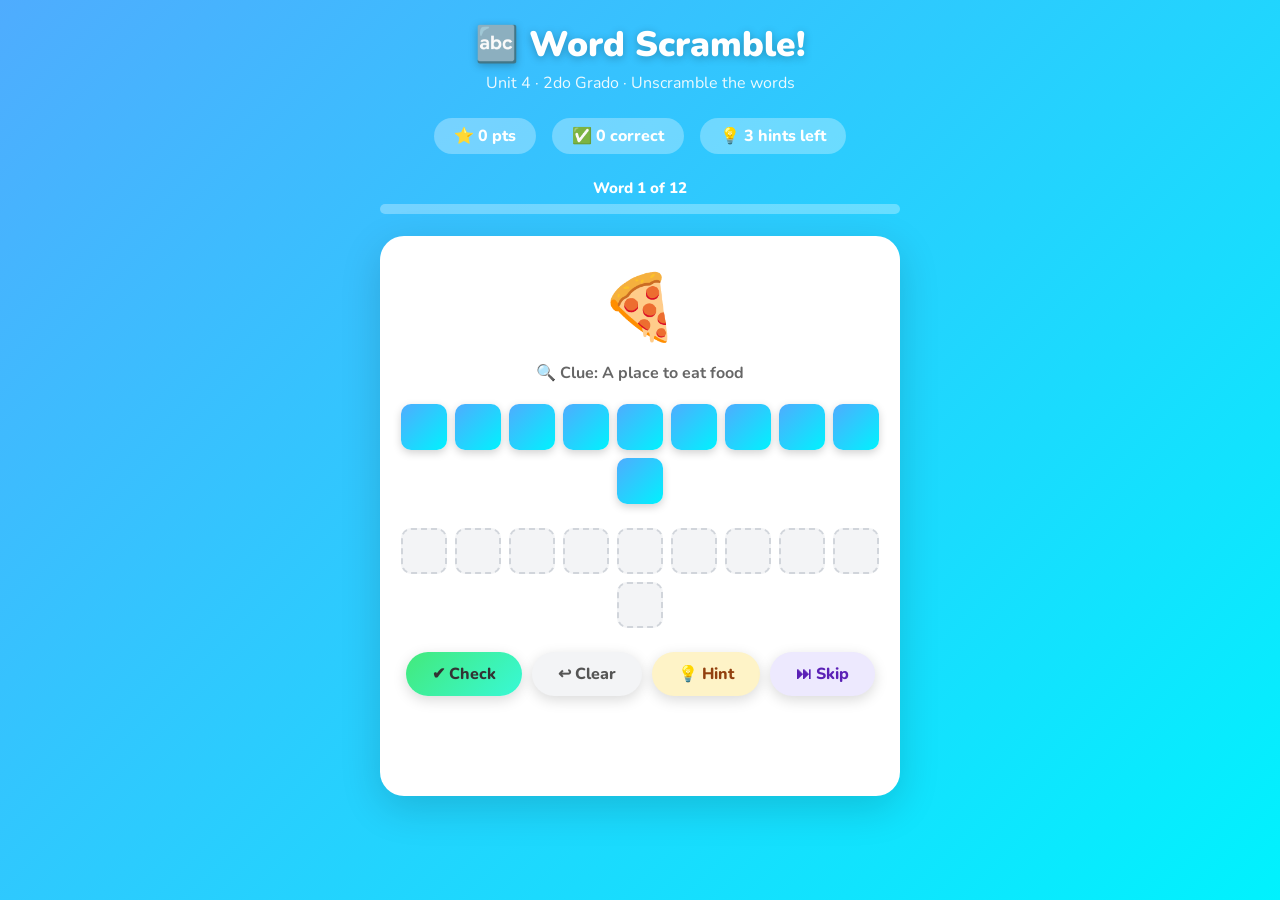
<file: materials/courses/2do/unit4/v2/game.html>
<!DOCTYPE html>
<html lang="en">
<head>
<meta charset="UTF-8">
<meta name="viewport" content="width=device-width, initial-scale=1.0">
<title>Word Scramble — Unit 4 My Best City Ever</title>
<link href="https://fonts.googleapis.com/css2?family=Nunito:wght@400;600;700;800;900&display=swap" rel="stylesheet">
<style>
  *, *::before, *::after { box-sizing: border-box; margin: 0; padding: 0; }

  body {
    font-family: 'Nunito', sans-serif;
    min-height: 100vh;
    background: linear-gradient(135deg, #4facfe 0%, #00f2fe 100%);
    padding: 20px 16px 48px;
  }

  header { text-align: center; color: white; margin-bottom: 24px; }
  header h1 { font-size: clamp(1.5rem, 4vw, 2.2rem); font-weight: 900; text-shadow: 0 2px 8px rgba(0,0,0,.25); }
  header p  { font-size: 1rem; opacity: .9; margin-top: 4px; }

  /* score bar */
  .score-bar {
    display: flex; justify-content: center; gap: 16px; flex-wrap: wrap;
    margin-bottom: 24px;
  }
  .pill {
    background: rgba(255,255,255,.3); color: white;
    border-radius: 50px; padding: 7px 20px; font-weight: 800; font-size: 1rem;
  }

  /* progress */
  .progress-wrap {
    max-width: 520px; margin: 0 auto 22px;
  }
  .progress-label { text-align: center; color: white; font-size: .95rem; font-weight: 800; margin-bottom: 6px; }
  .progress-bar { background: rgba(255,255,255,.3); border-radius: 50px; height: 10px; overflow: hidden; }
  .progress-fill { height: 100%; background: #ffd700; border-radius: 50px; transition: width .4s ease; }

  /* game card */
  .game-card {
    background: white; border-radius: 24px; padding: 28px 20px;
    max-width: 520px; margin: 0 auto;
    box-shadow: 0 12px 40px rgba(0,0,0,.15);
  }

  .word-emoji { font-size: 4rem; text-align: center; margin-bottom: 10px; }
  .clue-text  { text-align: center; font-size: 1rem; color: #666; font-weight: 700; margin-bottom: 20px; }

  /* scrambled letters */
  .letters-pool {
    display: flex; flex-wrap: wrap; gap: 8px;
    justify-content: center; margin-bottom: 24px; min-height: 52px;
  }
  .letter-tile {
    width: 46px; height: 46px;
    background: linear-gradient(135deg, #4facfe, #00f2fe);
    color: white; border-radius: 10px;
    display: flex; align-items: center; justify-content: center;
    font-size: 1.4rem; font-weight: 900;
    cursor: pointer; border: none; font-family: inherit;
    box-shadow: 0 3px 8px rgba(0,0,0,.18); transition: transform .15s, box-shadow .15s;
    user-select: none;
  }
  .letter-tile:hover { transform: translateY(-3px); box-shadow: 0 6px 14px rgba(0,0,0,.22); }
  .letter-tile.used  { opacity: 0; pointer-events: none; }

  /* answer area */
  .answer-slots {
    display: flex; flex-wrap: wrap; gap: 8px;
    justify-content: center; margin-bottom: 24px; min-height: 52px;
  }
  .slot {
    width: 46px; height: 46px;
    background: #f3f4f6; border: 2px dashed #d1d5db; border-radius: 10px;
    display: flex; align-items: center; justify-content: center;
    font-size: 1.4rem; font-weight: 900; color: #333;
    cursor: pointer; transition: border-color .2s;
  }
  .slot.filled  { background: #ede9fe; border-color: #7c3aed; border-style: solid; }
  .slot.correct-slot { background: #d1fae5; border-color: #059669; border-style: solid; color: #065f46; }
  .slot.wrong-slot   { background: #fee2e2; border-color: #dc2626; border-style: solid; color: #7f1d1d; }

  /* buttons */
  .btn-row { display: flex; gap: 10px; justify-content: center; flex-wrap: wrap; }
  .btn {
    border: none; border-radius: 50px; padding: 11px 26px;
    font-family: inherit; font-size: 1rem; font-weight: 800;
    cursor: pointer; transition: transform .2s; box-shadow: 0 4px 14px rgba(0,0,0,.15);
  }
  .btn:hover { transform: scale(1.04); }
  .btn-check  { background: linear-gradient(135deg, #43e97b, #38f9d7); color: #333; }
  .btn-clear  { background: #f3f4f6; color: #555; }
  .btn-hint   { background: #fef3c7; color: #92400e; }
  .btn-skip   { background: #ede9fe; color: #5b21b6; }

  /* feedback */
  .feedback {
    text-align: center; font-size: 1.2rem; font-weight: 800;
    margin-top: 14px; min-height: 30px;
  }
  .feedback.ok  { color: #059669; }
  .feedback.err { color: #dc2626; }

  .reveal-label {
    text-align: center; font-size: .95rem; color: #666; margin-top: 8px; min-height: 20px;
  }

  /* confetti overlay */
  .overlay {
    display: none; position: fixed; inset: 0;
    background: rgba(0,0,0,.5); z-index: 100;
    align-items: center; justify-content: center;
  }
  .overlay.show { display: flex; }
  .popup {
    background: white; border-radius: 28px; padding: 40px 32px;
    text-align: center; max-width: 380px; width: 90%;
    box-shadow: 0 20px 60px rgba(0,0,0,.35);
    animation: popIn .4s cubic-bezier(.34,1.56,.64,1);
  }
  @keyframes popIn { from { transform: scale(.6); opacity: 0; } to { transform: scale(1); opacity:1; } }
  .popup .big { font-size: 4rem; margin-bottom: 12px; }
  .popup h2   { font-size: 1.8rem; font-weight: 900; color: #0284c7; margin-bottom: 8px; }
  .popup p    { color: #555; font-size: 1rem; margin-bottom: 6px; }
  .popup .final-score { font-size: 2.5rem; font-weight: 900; color: #f59e0b; margin: 10px 0; }
  .popup button {
    background: linear-gradient(135deg, #4facfe, #00f2fe);
    color: white; border: none; border-radius: 50px;
    padding: 12px 30px; font-family: inherit; font-size: 1rem; font-weight: 800;
    cursor: pointer; margin: 6px; transition: transform .2s;
  }
  .popup button:hover { transform: scale(1.05); }

  /* hint letters shown */
  .hint-used { font-size: .8rem; color: #92400e; text-align: center; margin-top: 4px; }
</style>
</head>
<body>

<header>
  <h1>🔤 Word Scramble!</h1>
  <p>Unit 4 · 2do Grado · Unscramble the words</p>
</header>

<div class="score-bar">
  <div class="pill">⭐ <span id="score-disp">0</span> pts</div>
  <div class="pill">✅ <span id="correct-disp">0</span> correct</div>
  <div class="pill">💡 <span id="hints-disp">3</span> hints left</div>
</div>

<div class="progress-wrap">
  <div class="progress-label" id="prog-label">Word 1 of 12</div>
  <div class="progress-bar"><div class="progress-fill" id="prog-fill" style="width:0%"></div></div>
</div>

<div class="game-card">
  <div class="word-emoji" id="word-emoji"></div>
  <div class="clue-text"  id="clue-text"></div>
  <div class="letters-pool" id="letters-pool"></div>
  <div class="answer-slots" id="answer-slots"></div>
  <div class="btn-row">
    <button class="btn btn-check" onclick="checkAnswer()">✔ Check</button>
    <button class="btn btn-clear" onclick="clearAnswer()">↩ Clear</button>
    <button class="btn btn-hint"  onclick="useHint()">💡 Hint</button>
    <button class="btn btn-skip"  onclick="skipWord()">⏭ Skip</button>
  </div>
  <div class="feedback" id="feedback"></div>
  <div class="reveal-label" id="reveal-label"></div>
</div>

<div class="overlay" id="overlay">
  <div class="popup">
    <div class="big">🏆</div>
    <h2>Game Over!</h2>
    <p>You completed all 12 words!</p>
    <div class="final-score" id="final-score"></div>
    <p id="final-msg"></p>
    <button onclick="restartGame()">Play Again 🔄</button>
  </div>
</div>

<script>
const WORDS = [
  { word: 'BANK',         emoji: '🏦', clue: 'A place to save money' },
  { word: 'PARK',         emoji: '🌳', clue: 'A place to play outside' },
  { word: 'SCHOOL',       emoji: '🏫', clue: 'A place to learn' },
  { word: 'HOSPITAL',     emoji: '🏥', clue: 'A place to see a doctor' },
  { word: 'RESTAURANT',   emoji: '🍕', clue: 'A place to eat food' },
  { word: 'SUPERMARKET',  emoji: '🛒', clue: 'A place to buy fruits' },
  { word: 'BOOKSTORE',    emoji: '📚', clue: 'A place to buy books' },
  { word: 'DOCTOR',       emoji: '👨‍⚕️', clue: 'This person helps sick people' },
  { word: 'TEACHER',      emoji: '👩‍🏫', clue: 'This person teaches you' },
  { word: 'SINGER',       emoji: '🎤', clue: 'This person sings songs' },
  { word: 'PILOT',        emoji: '✈️', clue: 'This person flies planes' },
  { word: 'CHEF',         emoji: '👨‍🍳', clue: 'This person cooks food' },
];

let deck      = [];
let wIndex    = 0;
let score     = 0;
let correct   = 0;
let hintsLeft = 3;
let placed    = [];   // array of { letterIndex, char } or null per slot
let tiles     = [];   // array of { char, el, used }
let hintCount = 0;    // hints used on current word

function shuffle(arr) {
  const a = [...arr];
  for (let i = a.length-1; i > 0; i--) {
    const j = Math.floor(Math.random()*(i+1));
    [a[i],a[j]] = [a[j],a[i]];
  }
  return a;
}

function restartGame() {
  score = 0; correct = 0; hintsLeft = 3; wIndex = 0;
  deck = shuffle([...WORDS]);
  document.getElementById('overlay').classList.remove('show');
  updateStats();
  loadWord();
}

function loadWord() {
  hintCount = 0;
  const w = deck[wIndex];
  document.getElementById('word-emoji').textContent = w.emoji;
  document.getElementById('clue-text').textContent  = '🔍 Clue: ' + w.clue;
  document.getElementById('feedback').textContent   = '';
  document.getElementById('feedback').className     = 'feedback';
  document.getElementById('reveal-label').textContent = '';

  const letters = shuffle([...w.word]);
  placed = Array(w.word.length).fill(null);
  tiles  = letters.map((ch, i) => ({ char: ch, used: false, el: null }));

  // render pool
  const pool = document.getElementById('letters-pool');
  pool.innerHTML = '';
  tiles.forEach((t, i) => {
    const btn = document.createElement('button');
    btn.className = 'letter-tile';
    btn.textContent = t.ch;
    btn.onclick = () => placeLetter(i);
    t.el = btn;
    pool.appendChild(btn);
  });

  // render slots
  const slotsEl = document.getElementById('answer-slots');
  slotsEl.innerHTML = '';
  for (let i = 0; i < w.word.length; i++) {
    const s = document.createElement('div');
    s.className = 'slot';
    s.dataset.idx = i;
    s.onclick = () => removeFromSlot(i);
    slotsEl.appendChild(s);
  }

  updateProgress();
}

function placeLetter(tileIdx) {
  const t = tiles[tileIdx];
  if (t.used) return;
  // find first empty slot
  const emptyIdx = placed.indexOf(null);
  if (emptyIdx === -1) return;

  placed[emptyIdx] = tileIdx;
  t.used = true;
  t.el.classList.add('used');

  const slotEl = document.querySelector(`.slot[data-idx="${emptyIdx}"]`);
  slotEl.textContent = t.char;
  slotEl.classList.add('filled');
  slotEl.classList.remove('correct-slot', 'wrong-slot');
}

function removeFromSlot(slotIdx) {
  const tileIdx = placed[slotIdx];
  if (tileIdx === null) return;

  placed[slotIdx] = null;
  tiles[tileIdx].used = false;
  tiles[tileIdx].el.classList.remove('used');

  const slotEl = document.querySelector(`.slot[data-idx="${slotIdx}"]`);
  slotEl.textContent = '';
  slotEl.classList.remove('filled','correct-slot','wrong-slot');
}

function clearAnswer() {
  placed.forEach((tileIdx, slotIdx) => {
    if (tileIdx !== null) {
      tiles[tileIdx].used = false;
      tiles[tileIdx].el.classList.remove('used');
    }
  });
  placed.fill(null);
  document.querySelectorAll('.slot').forEach(s => {
    s.textContent = ''; s.classList.remove('filled','correct-slot','wrong-slot');
  });
  document.getElementById('feedback').textContent = '';
  document.getElementById('feedback').className   = 'feedback';
}

function checkAnswer() {
  if (placed.includes(null)) {
    document.getElementById('feedback').textContent = '⬆️ Fill all letters first!';
    document.getElementById('feedback').className   = 'feedback err';
    return;
  }
  const attempt = placed.map(i => tiles[i].char).join('');
  const target  = deck[wIndex].word;
  const slots   = document.querySelectorAll('.slot');

  if (attempt === target) {
    slots.forEach(s => { s.classList.add('correct-slot'); s.classList.remove('filled'); });
    document.getElementById('feedback').textContent = '✅ Correct! Well done! 🎉';
    document.getElementById('feedback').className   = 'feedback ok';
    const pts = Math.max(10 - hintCount * 3, 1);
    score   += pts;
    correct += 1;
    updateStats();
    setTimeout(nextWord, 1100);
  } else {
    slots.forEach(s => { s.classList.add('wrong-slot'); s.classList.remove('filled'); });
    document.getElementById('feedback').textContent = '❌ Not quite! Try again!';
    document.getElementById('feedback').className   = 'feedback err';
    setTimeout(() => {
      slots.forEach(s => { s.classList.remove('wrong-slot'); s.classList.add('filled'); });
      document.getElementById('feedback').textContent = '';
    }, 700);
  }
}

function useHint() {
  if (hintsLeft <= 0) {
    document.getElementById('feedback').textContent = '😅 No hints left!';
    document.getElementById('feedback').className   = 'feedback err';
    return;
  }
  // reveal next correct letter in the first empty or wrong slot
  const target = deck[wIndex].word;
  let revealed = false;
  for (let slotIdx = 0; slotIdx < placed.length; slotIdx++) {
    if (placed[slotIdx] === null) {
      // find correct letter tile for this position
      const neededChar = target[slotIdx];
      // find an unused tile with this char
      const tileIdx = tiles.findIndex((t, i) => !t.used && t.char === neededChar);
      if (tileIdx !== -1) {
        placeLetter(tileIdx);
        hintsLeft--; hintCount++;
        updateStats();
        document.getElementById('feedback').textContent = `💡 Hint used! (${hintsLeft} left)`;
        document.getElementById('feedback').className   = 'feedback';
        revealed = true;
        break;
      }
    }
  }
  if (!revealed) {
    document.getElementById('feedback').textContent = '✨ All letters are placed!';
    document.getElementById('feedback').className   = 'feedback';
  }
}

function skipWord() {
  const target = deck[wIndex].word;
  document.getElementById('reveal-label').textContent = `The word was: ${target}`;
  setTimeout(nextWord, 1400);
}

function nextWord() {
  wIndex++;
  if (wIndex >= deck.length) {
    showFinal();
  } else {
    loadWord();
  }
}

function updateProgress() {
  const pct = (wIndex / deck.length) * 100;
  document.getElementById('prog-fill').style.width    = pct + '%';
  document.getElementById('prog-label').textContent   = `Word ${wIndex+1} of ${deck.length}`;
}

function updateStats() {
  document.getElementById('score-disp').textContent   = score;
  document.getElementById('correct-disp').textContent = correct;
  document.getElementById('hints-disp').textContent   = hintsLeft;
}

function showFinal() {
  document.getElementById('final-score').textContent = score + ' pts  ·  ' + correct + '/' + WORDS.length + ' correct';
  let msg = '';
  if (correct === WORDS.length)    msg = '🌟 PERFECT! You know all the words!';
  else if (correct >= WORDS.length * .7) msg = '👏 Great job! Keep practicing!';
  else                              msg = '💪 Good try! Play again to improve!';
  document.getElementById('final-msg').textContent = msg;
  document.getElementById('overlay').classList.add('show');
}

restartGame();
</script>
</body>
</html>
</file>
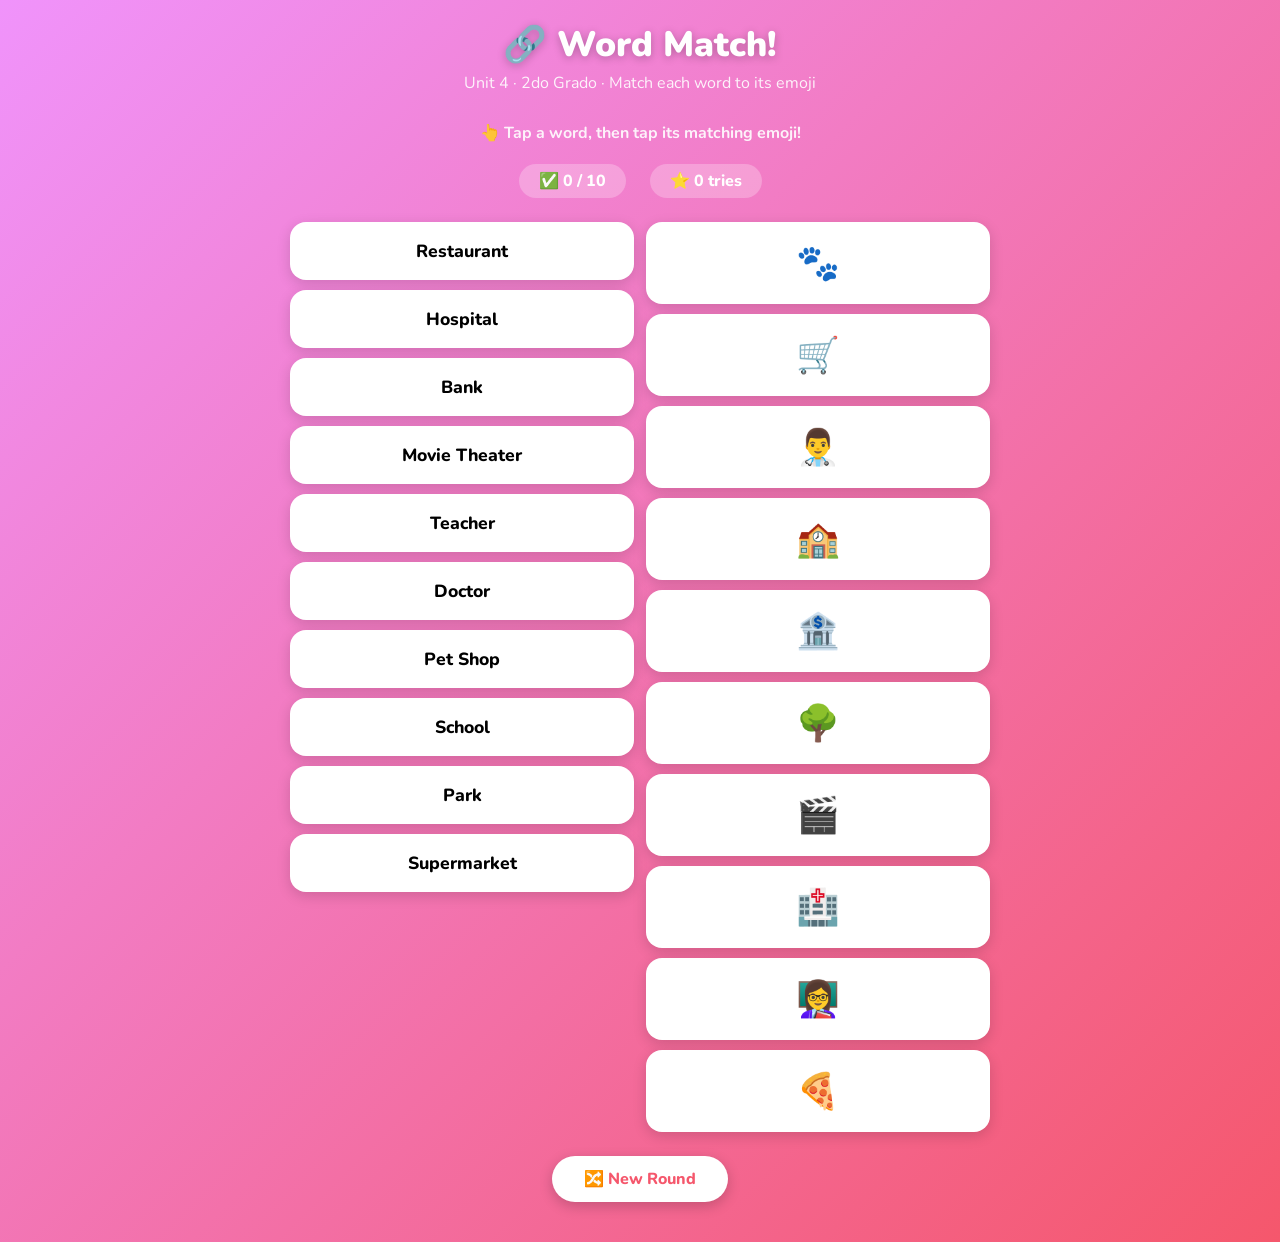
<file: materials/courses/2do/unit4/v2/matching.html>
<!DOCTYPE html>
<html lang="en">
<head>
<meta charset="UTF-8">
<meta name="viewport" content="width=device-width, initial-scale=1.0">
<title>Matching — Unit 4 My Best City Ever</title>
<link href="https://fonts.googleapis.com/css2?family=Nunito:wght@400;600;700;800;900&display=swap" rel="stylesheet">
<style>
  *, *::before, *::after { box-sizing: border-box; margin: 0; padding: 0; }

  body {
    font-family: 'Nunito', sans-serif;
    min-height: 100vh;
    background: linear-gradient(135deg, #f093fb 0%, #f5576c 100%);
    padding: 20px 16px 40px;
  }

  header { text-align: center; color: white; margin-bottom: 28px; }
  header h1 { font-size: clamp(1.5rem, 4vw, 2.2rem); font-weight: 900; text-shadow: 0 2px 8px rgba(0,0,0,.25); }
  header p  { font-size: 1rem; opacity: .9; margin-top: 4px; }

  .instructions {
    text-align: center; color: white; font-size: 1rem; font-weight: 700;
    margin-bottom: 20px; opacity: .9;
  }

  .score-bar {
    display: flex; justify-content: center; gap: 24px;
    margin-bottom: 24px;
  }
  .score-pill {
    background: rgba(255,255,255,.25); color: white; border-radius: 50px;
    padding: 6px 20px; font-weight: 800; font-size: 1rem;
  }

  /* board */
  .board {
    display: grid;
    grid-template-columns: 1fr 1fr;
    gap: 12px;
    max-width: 700px;
    margin: 0 auto;
  }

  .column { display: flex; flex-direction: column; gap: 10px; }

  .card {
    background: white;
    border-radius: 16px;
    padding: 14px 16px;
    font-size: 1.1rem; font-weight: 800;
    text-align: center;
    cursor: pointer;
    border: 3px solid transparent;
    box-shadow: 0 4px 14px rgba(0,0,0,.15);
    transition: transform .15s, box-shadow .15s, border-color .15s, background .2s;
    user-select: none;
    min-height: 58px;
    display: flex; align-items: center; justify-content: center;
  }
  .card:hover { transform: translateY(-2px); box-shadow: 0 8px 20px rgba(0,0,0,.2); }
  .card.selected { border-color: #7c3aed; background: #f5f0ff; }
  .card.correct  { background: #d1fae5; border-color: #059669; color: #065f46; pointer-events: none; }
  .card.wrong    { background: #fee2e2; border-color: #dc2626; animation: shake .3s; }
  .card.disabled { opacity: .35; pointer-events: none; }

  @keyframes shake {
    0%,100% { transform: translateX(0); }
    25%      { transform: translateX(-6px); }
    75%      { transform: translateX(6px); }
  }

  /* emoji cards */
  .emoji-card { font-size: 2.2rem; }

  /* success overlay */
  .overlay {
    display: none; position: fixed; inset: 0;
    background: rgba(0,0,0,.55); z-index: 100;
    align-items: center; justify-content: center;
  }
  .overlay.show { display: flex; }
  .popup {
    background: white; border-radius: 28px; padding: 40px 36px;
    text-align: center; max-width: 360px; width: 90%;
    box-shadow: 0 20px 60px rgba(0,0,0,.4);
    animation: popIn .35s cubic-bezier(.34,1.56,.64,1);
  }
  @keyframes popIn { from { transform: scale(.6); opacity: 0; } to { transform: scale(1); opacity: 1; } }
  .popup .big-emoji { font-size: 4rem; margin-bottom: 12px; }
  .popup h2 { font-size: 1.8rem; font-weight: 900; color: #7c3aed; margin-bottom: 8px; }
  .popup p  { font-size: 1rem; color: #555; margin-bottom: 24px; }
  .popup button {
    background: linear-gradient(135deg, #f093fb, #f5576c);
    color: white; border: none; border-radius: 50px;
    padding: 12px 32px; font-family: inherit; font-size: 1.1rem; font-weight: 800;
    cursor: pointer; transition: transform .2s;
  }
  .popup button:hover { transform: scale(1.05); }

  /* feedback toast */
  .toast {
    position: fixed; bottom: 24px; left: 50%; transform: translateX(-50%);
    background: white; border-radius: 50px; padding: 10px 28px;
    font-size: 1rem; font-weight: 800; box-shadow: 0 8px 24px rgba(0,0,0,.25);
    transition: opacity .3s; opacity: 0; pointer-events: none; z-index: 200;
  }
  .toast.show { opacity: 1; }

  .round-btn {
    display: block; margin: 24px auto 0;
    background: white; color: #f5576c; border: none; border-radius: 50px;
    padding: 12px 32px; font-family: inherit; font-size: 1rem; font-weight: 800;
    cursor: pointer; box-shadow: 0 4px 14px rgba(0,0,0,.2); transition: transform .2s;
  }
  .round-btn:hover { transform: scale(1.04); }
</style>
</head>
<body>

<header>
  <h1>🔗 Word Match!</h1>
  <p>Unit 4 · 2do Grado · Match each word to its emoji</p>
</header>

<p class="instructions">👆 Tap a word, then tap its matching emoji!</p>

<div class="score-bar">
  <div class="score-pill">✅ <span id="correct-count">0</span> / 10</div>
  <div class="score-pill">⭐ <span id="tries-count">0</span> tries</div>
</div>

<div class="board">
  <div class="column" id="words-col"></div>
  <div class="column" id="emojis-col"></div>
</div>

<button class="round-btn" onclick="newRound()">🔀 New Round</button>

<div class="toast" id="toast"></div>

<div class="overlay" id="overlay">
  <div class="popup">
    <div class="big-emoji">🎉</div>
    <h2>Amazing!</h2>
    <p>You matched all 10 pairs!<br>You're a city expert! 🏙️</p>
    <button onclick="newRound()">Play Again 🔄</button>
  </div>
</div>

<script>
const PAIRS = [
  { word:'Bank',          emoji:'🏦' },
  { word:'Park',          emoji:'🌳' },
  { word:'Hospital',      emoji:'🏥' },
  { word:'Restaurant',    emoji:'🍕' },
  { word:'School',        emoji:'🏫' },
  { word:'Movie Theater', emoji:'🎬' },
  { word:'Supermarket',   emoji:'🛒' },
  { word:'Pet Shop',      emoji:'🐾' },
  { word:'Doctor',        emoji:'👨‍⚕️' },
  { word:'Teacher',       emoji:'👩‍🏫' },
];

let selected = null;  // { type:'word'|'emoji', id, el }
let correctCount = 0;
let tries = 0;

function shuffle(arr) {
  const a = [...arr];
  for (let i = a.length-1; i > 0; i--) {
    const j = Math.floor(Math.random()*(i+1));
    [a[i],a[j]] = [a[j],a[i]];
  }
  return a;
}

function newRound() {
  correctCount = 0; tries = 0;
  selected = null;
  updateScore();
  document.getElementById('overlay').classList.remove('show');

  const wordsCol  = document.getElementById('words-col');
  const emojisCol = document.getElementById('emojis-col');
  wordsCol.innerHTML = ''; emojisCol.innerHTML = '';

  const shuffledWords  = shuffle(PAIRS);
  const shuffledEmojis = shuffle(PAIRS);

  shuffledWords.forEach(p => {
    const el = document.createElement('div');
    el.className = 'card';
    el.textContent = p.word;
    el.dataset.id = p.word;
    el.dataset.type = 'word';
    el.addEventListener('click', () => onSelect('word', p.word, el));
    wordsCol.appendChild(el);
  });

  shuffledEmojis.forEach(p => {
    const el = document.createElement('div');
    el.className = 'card emoji-card';
    el.textContent = p.emoji;
    el.dataset.id = p.word;
    el.dataset.type = 'emoji';
    el.addEventListener('click', () => onSelect('emoji', p.word, el));
    emojisCol.appendChild(el);
  });
}

function onSelect(type, id, el) {
  if (el.classList.contains('correct') || el.classList.contains('disabled')) return;

  if (!selected) {
    // first selection
    if (selected?.el) selected.el.classList.remove('selected');
    selected = { type, id, el };
    el.classList.add('selected');
    return;
  }

  if (selected.el === el) {
    // deselect
    el.classList.remove('selected');
    selected = null;
    return;
  }

  if (selected.type === type) {
    // same column → switch selection
    selected.el.classList.remove('selected');
    selected = { type, id, el };
    el.classList.add('selected');
    return;
  }

  // different columns → check match
  tries++;
  updateScore();

  if (selected.id === id) {
    // CORRECT
    selected.el.classList.remove('selected');
    selected.el.classList.add('correct');
    el.classList.add('correct');
    selected = null;
    correctCount++;
    updateScore();
    showToast('✅ Great match!', '#d1fae5');
    if (correctCount === PAIRS.length) {
      setTimeout(() => document.getElementById('overlay').classList.add('show'), 600);
    }
  } else {
    // WRONG
    const wrongA = selected.el;
    const wrongB = el;
    wrongA.classList.remove('selected');
    wrongA.classList.add('wrong');
    wrongB.classList.add('wrong');
    showToast('❌ Try again!', '#fee2e2');
    setTimeout(() => {
      wrongA.classList.remove('wrong');
      wrongB.classList.remove('wrong');
    }, 600);
    selected = null;
  }
}

function updateScore() {
  document.getElementById('correct-count').textContent = correctCount;
  document.getElementById('tries-count').textContent   = tries;
}

let toastTimer;
function showToast(msg, bg) {
  const t = document.getElementById('toast');
  t.textContent = msg;
  t.style.background = bg || 'white';
  t.classList.add('show');
  clearTimeout(toastTimer);
  toastTimer = setTimeout(() => t.classList.remove('show'), 1200);
}

newRound();
</script>
</body>
</html>
</file>
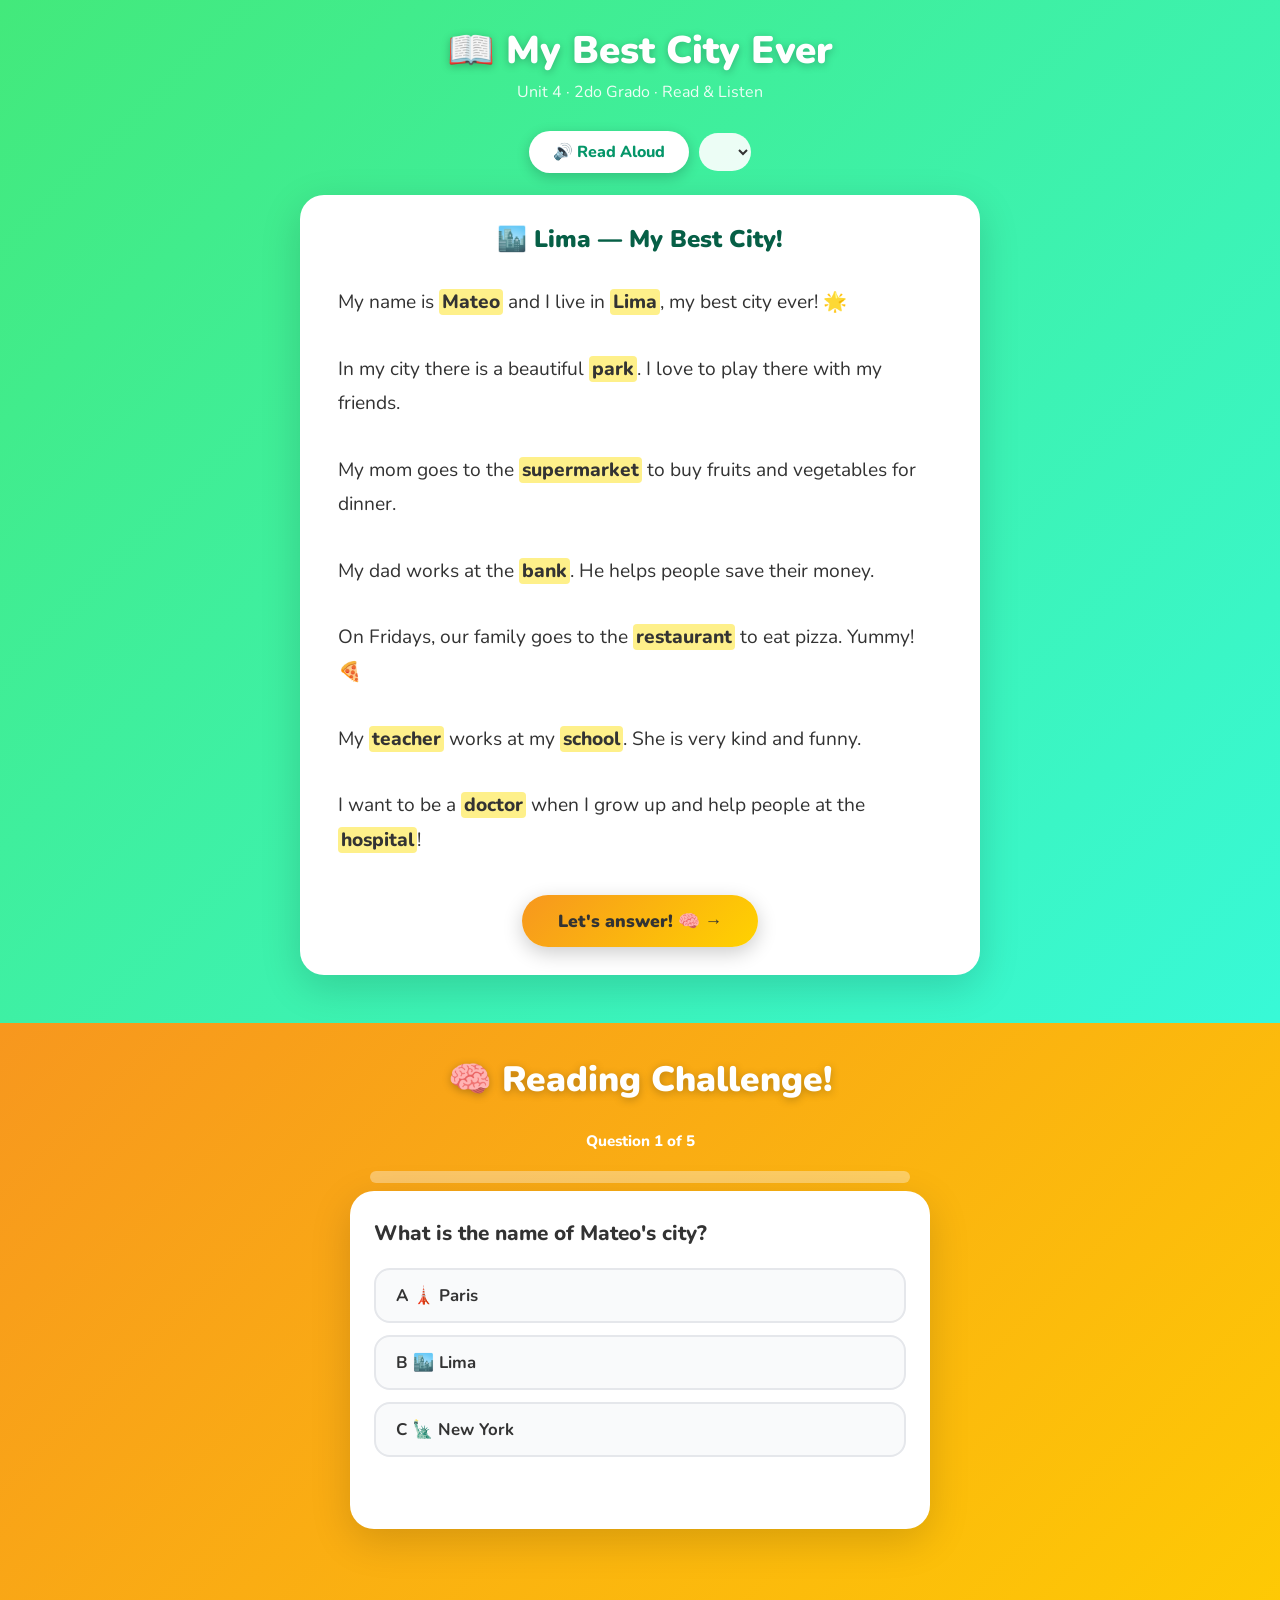
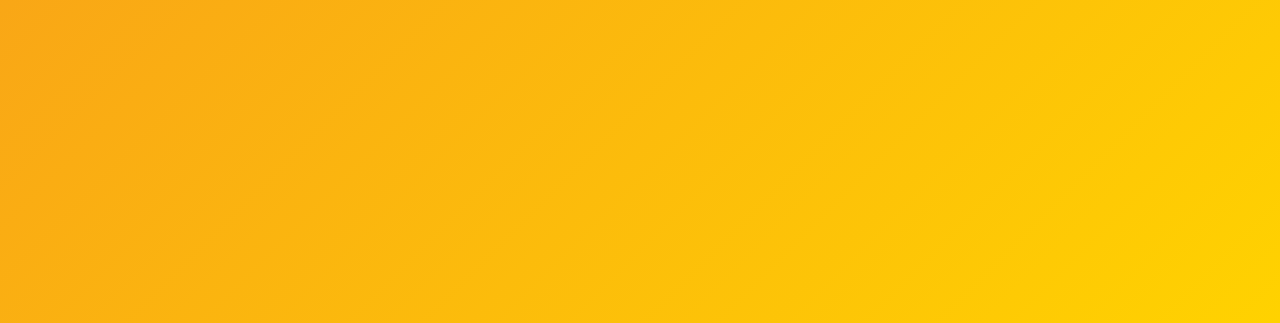
<file: materials/courses/2do/unit4/v2/story.html>
<!DOCTYPE html>
<html lang="en">
<head>
<meta charset="UTF-8">
<meta name="viewport" content="width=device-width, initial-scale=1.0">
<title>Story — Unit 4 My Best City Ever</title>
<link href="https://fonts.googleapis.com/css2?family=Nunito:wght@400;600;700;800;900&display=swap" rel="stylesheet">
<style>
  *, *::before, *::after { box-sizing: border-box; margin: 0; padding: 0; }

  :root {
    --story-bg: linear-gradient(135deg, #43e97b 0%, #38f9d7 100%);
    --quiz-bg:  linear-gradient(135deg, #f7971e 0%, #ffd200 100%);
  }

  body { font-family: 'Nunito', sans-serif; }

  /* ═══════════ SECTION 1 — STORY ═══════════ */
  #story-section {
    min-height: 100vh;
    background: var(--story-bg);
    padding: 24px 20px 48px;
  }

  .story-header { text-align: center; color: white; margin-bottom: 28px; }
  .story-header h1 { font-size: clamp(1.6rem, 4vw, 2.4rem); font-weight: 900; text-shadow: 0 2px 8px rgba(0,0,0,.25); }
  .story-header p  { font-size: 1rem; opacity: .9; margin-top: 4px; }

  /* voice controls */
  .voice-bar {
    display: flex; flex-wrap: wrap; align-items: center; justify-content: center;
    gap: 10px; margin-bottom: 22px;
  }
  .btn-read {
    background: white; color: #059669;
    border: none; border-radius: 50px; padding: 10px 24px;
    font-family: inherit; font-size: 1rem; font-weight: 800;
    cursor: pointer; box-shadow: 0 4px 14px rgba(0,0,0,.2); transition: transform .2s;
    display: flex; align-items: center; gap: 6px;
  }
  .btn-read:hover { transform: scale(1.04); }
  .btn-read.speaking { background: #d1fae5; }

  #voice-select {
    background: rgba(255,255,255,.9); border: none; border-radius: 50px;
    padding: 8px 16px; font-family: inherit; font-size: .9rem; font-weight: 700;
    color: #333; cursor: pointer; max-width: 220px;
  }

  /* story card */
  .story-card {
    background: white; border-radius: 24px;
    padding: 28px 24px; max-width: 680px; margin: 0 auto;
    box-shadow: 0 12px 40px rgba(0,0,0,.15);
  }
  .story-card .title {
    font-size: 1.5rem; font-weight: 900; color: #065f46;
    text-align: center; margin-bottom: 20px;
  }

  .sentence {
    font-size: 1.2rem; line-height: 1.8; color: #333;
    margin-bottom: 12px; padding: 10px 14px; border-radius: 12px;
    cursor: pointer; transition: background .2s;
    position: relative;
  }
  .sentence:hover { background: #f0fdf4; }
  .sentence.speaking-line { background: #d1fae5; }

  mark {
    background: #fef08a; border-radius: 4px; padding: 0 3px;
    font-weight: 800; color: #333;
  }

  /* scroll button */
  .btn-quiz {
    display: block; margin: 28px auto 0;
    background: linear-gradient(135deg, #f7971e, #ffd200);
    color: #333; border: none; border-radius: 50px;
    padding: 14px 36px; font-family: inherit; font-size: 1.1rem; font-weight: 900;
    cursor: pointer; box-shadow: 0 6px 20px rgba(0,0,0,.2); transition: transform .2s;
  }
  .btn-quiz:hover { transform: scale(1.05); }

  /* ═══════════ SECTION 2 — QUIZ ═══════════ */
  #quiz-section {
    min-height: 100vh;
    background: var(--quiz-bg);
    padding: 32px 20px 60px;
  }

  .quiz-header { text-align: center; color: white; margin-bottom: 28px; }
  .quiz-header h1 { font-size: clamp(1.5rem, 4vw, 2.2rem); font-weight: 900; text-shadow: 0 2px 8px rgba(0,0,0,.25); }

  /* progress */
  .q-progress-bar {
    max-width: 540px; margin: 0 auto 8px;
    background: rgba(255,255,255,.35); border-radius: 50px; height: 12px; overflow: hidden;
  }
  .q-progress-fill { height: 100%; background: white; border-radius: 50px; transition: width .4s ease; }
  .q-progress-label {
    text-align: center; color: white; font-size: .95rem; font-weight: 800; margin-bottom: 20px;
  }

  /* question card */
  .q-card {
    background: white; border-radius: 24px; padding: 28px 24px;
    max-width: 580px; margin: 0 auto;
    box-shadow: 0 12px 40px rgba(0,0,0,.15);
  }
  .q-card .question { font-size: 1.3rem; font-weight: 800; color: #333; margin-bottom: 20px; line-height: 1.4; }

  .options { display: flex; flex-direction: column; gap: 12px; }
  .option {
    background: #f9fafb; border: 2px solid #e5e7eb;
    border-radius: 16px; padding: 14px 20px;
    font-family: inherit; font-size: 1.05rem; font-weight: 700; color: #333;
    cursor: pointer; text-align: left; transition: all .2s;
    display: flex; align-items: center; gap: 10px;
  }
  .option:hover { background: #fff7ed; border-color: #f7971e; }
  .option.correct { background: #d1fae5; border-color: #059669; color: #065f46; pointer-events: none; }
  .option.wrong   { background: #fee2e2; border-color: #dc2626; color: #7f1d1d; animation: shake .3s; pointer-events: none; }
  .option.disabled { pointer-events: none; opacity: .6; }

  @keyframes shake {
    0%,100% { transform: translateX(0); }
    25%      { transform: translateX(-6px); }
    75%      { transform: translateX(6px); }
  }

  .feedback-msg {
    text-align: center; font-size: 1.1rem; font-weight: 800;
    margin-top: 16px; min-height: 28px;
  }
  .feedback-msg.ok  { color: #059669; }
  .feedback-msg.err { color: #dc2626; }

  .star-burst {
    text-align: center; font-size: 2rem;
    animation: pop .4s cubic-bezier(.34,1.56,.64,1);
    margin-top: 6px;
  }
  @keyframes pop { from { transform: scale(0); } to { transform: scale(1); } }

  .btn-next {
    display: none; margin: 20px auto 0;
    background: linear-gradient(135deg, #f7971e, #ffd200);
    color: #333; border: none; border-radius: 50px;
    padding: 12px 32px; font-family: inherit; font-size: 1rem; font-weight: 900;
    cursor: pointer; box-shadow: 0 4px 14px rgba(0,0,0,.2); transition: transform .2s;
  }
  .btn-next:hover { transform: scale(1.04); }

  /* final screen */
  #final-screen {
    display: none;
    background: white; border-radius: 28px; padding: 40px 28px;
    max-width: 460px; margin: 0 auto; text-align: center;
    box-shadow: 0 16px 50px rgba(0,0,0,.2);
    animation: popIn .4s cubic-bezier(.34,1.56,.64,1);
  }
  @keyframes popIn { from { transform: scale(.7); opacity: 0; } to { transform: scale(1); opacity: 1; } }
  #final-screen .result-emoji { font-size: 4.5rem; margin-bottom: 14px; }
  #final-screen h2 { font-size: 1.8rem; font-weight: 900; color: #d97706; margin-bottom: 8px; }
  #final-screen p  { font-size: 1rem; color: #555; margin-bottom: 24px; line-height: 1.5; }
  #final-screen .score-big { font-size: 3rem; font-weight: 900; color: #f59e0b; margin-bottom: 10px; }
  .btn-retry {
    background: linear-gradient(135deg, #43e97b, #38f9d7);
    color: #333; border: none; border-radius: 50px;
    padding: 12px 30px; margin: 6px; font-family: inherit; font-size: 1rem; font-weight: 800;
    cursor: pointer; transition: transform .2s;
  }
  .btn-retry:hover { transform: scale(1.04); }
  .btn-readagain {
    background: linear-gradient(135deg, #667eea, #764ba2);
    color: white; border: none; border-radius: 50px;
    padding: 12px 30px; margin: 6px; font-family: inherit; font-size: 1rem; font-weight: 800;
    cursor: pointer; transition: transform .2s;
  }
  .btn-readagain:hover { transform: scale(1.04); }
</style>
</head>
<body>

<!-- ════════════ SECTION 1: STORY ════════════ -->
<section id="story-section">
  <div class="story-header">
    <h1>📖 My Best City Ever</h1>
    <p>Unit 4 · 2do Grado · Read &amp; Listen</p>
  </div>

  <div class="voice-bar">
    <button class="btn-read" id="btn-read-all" onclick="readAll()">🔊 Read Aloud</button>
    <select id="voice-select"></select>
  </div>

  <div class="story-card">
    <div class="title">🏙️ Lima — My Best City!</div>

    <p class="sentence" id="s0" onclick="readLine(0)">
      My name is <mark>Mateo</mark> and I live in <mark>Lima</mark>, my best city ever! 🌟
    </p>
    <p class="sentence" id="s1" onclick="readLine(1)">
      In my city there is a beautiful <mark>park</mark>. I love to play there with my friends.
    </p>
    <p class="sentence" id="s2" onclick="readLine(2)">
      My mom goes to the <mark>supermarket</mark> to buy fruits and vegetables for dinner.
    </p>
    <p class="sentence" id="s3" onclick="readLine(3)">
      My dad works at the <mark>bank</mark>. He helps people save their money.
    </p>
    <p class="sentence" id="s4" onclick="readLine(4)">
      On Fridays, our family goes to the <mark>restaurant</mark> to eat pizza. Yummy! 🍕
    </p>
    <p class="sentence" id="s5" onclick="readLine(5)">
      My <mark>teacher</mark> works at my <mark>school</mark>. She is very kind and funny.
    </p>
    <p class="sentence" id="s6" onclick="readLine(6)">
      I want to be a <mark>doctor</mark> when I grow up and help people at the <mark>hospital</mark>!
    </p>

    <button class="btn-quiz" onclick="scrollToQuiz()">Let's answer! 🧠 →</button>
  </div>
</section>

<!-- ════════════ SECTION 2: QUIZ ════════════ -->
<section id="quiz-section">
  <div class="quiz-header">
    <h1>🧠 Reading Challenge!</h1>
  </div>

  <div class="q-progress-label" id="q-progress-label">Question 1 of 5</div>
  <div class="q-progress-bar"><div class="q-progress-fill" id="q-progress-fill" style="width:0%"></div></div>

  <div class="q-card" id="q-card">
    <div class="question" id="q-question"></div>
    <div class="options" id="q-options"></div>
    <div class="feedback-msg" id="q-feedback"></div>
    <div id="star-area"></div>
    <button class="btn-next" id="btn-next" onclick="nextQuestion()">Next ▶</button>
  </div>

  <div id="final-screen">
    <div class="result-emoji" id="result-emoji"></div>
    <div class="score-big" id="score-big"></div>
    <h2 id="result-title"></h2>
    <p id="result-msg"></p>
    <button class="btn-retry" onclick="restartQuiz()">Try Again 🔄</button>
    <button class="btn-readagain" onclick="scrollToStory()">Read Again 📖</button>
  </div>
</section>

<script>
/* ─────────── VOICE ─────────── */
const VOICE_PREF = [
  'Google US English','Samantha (Enhanced)','Samantha','Alex',
  'Karen (Enhanced)','Karen','Moira',
];
let chosenVoice = null;
const synth = window.speechSynthesis;

function buildVoiceList() {
  const voices = synth.getVoices().filter(v => v.lang.startsWith('en'));
  if (!voices.length) return;
  const sel = document.getElementById('voice-select');
  sel.innerHTML = '';
  let auto = null;
  for (const name of VOICE_PREF) { auto = voices.find(v => v.name === name); if (auto) break; }
  if (!auto) auto = voices.find(v => v.lang === 'en-US') || voices[0];
  chosenVoice = auto;
  voices.forEach(v => {
    const opt = document.createElement('option');
    opt.value = v.name;
    opt.textContent = v.name.replace(' (Enhanced)', ' ✨').replace(' (Compact)', '');
    opt.selected = v.name === auto.name;
    sel.appendChild(opt);
  });
  sel.addEventListener('change', () => { chosenVoice = voices.find(v => v.name === sel.value) || null; });
}
synth.addEventListener('voiceschanged', buildVoiceList);
buildVoiceList();

function speak(text, onEnd) {
  synth.cancel();
  const u = new SpeechSynthesisUtterance(text);
  u.lang = 'en-US'; u.rate = 0.82; u.pitch = 1.0;
  if (chosenVoice) u.voice = chosenVoice;
  if (onEnd) u.onend = onEnd;
  synth.speak(u);
}

const LINES = [
  "My name is Mateo and I live in Lima, my best city ever!",
  "In my city there is a beautiful park. I love to play there with my friends.",
  "My mom goes to the supermarket to buy fruits and vegetables for dinner.",
  "My dad works at the bank. He helps people save their money.",
  "On Fridays, our family goes to the restaurant to eat pizza. Yummy!",
  "My teacher works at my school. She is very kind and funny.",
  "I want to be a doctor when I grow up and help people at the hospital!",
];

let readingAll = false;
let currentLine = -1;

function clearHighlight() {
  document.querySelectorAll('.sentence').forEach(s => s.classList.remove('speaking-line'));
}

function readLine(idx) {
  readingAll = false;
  clearHighlight();
  document.getElementById('s' + idx).classList.add('speaking-line');
  currentLine = idx;
  speak(LINES[idx], () => {
    clearHighlight();
  });
}

function readAll() {
  readingAll = true;
  currentLine = 0;
  const btn = document.getElementById('btn-read-all');
  btn.classList.add('speaking');
  btn.textContent = '⏹ Stop';
  btn.onclick = stopRead;
  readNextLine();
}

function readNextLine() {
  if (!readingAll || currentLine >= LINES.length) { stopRead(); return; }
  clearHighlight();
  document.getElementById('s' + currentLine).classList.add('speaking-line');
  speak(LINES[currentLine], () => {
    currentLine++;
    if (readingAll) readNextLine();
  });
}

function stopRead() {
  readingAll = false;
  synth.cancel();
  clearHighlight();
  const btn = document.getElementById('btn-read-all');
  btn.classList.remove('speaking');
  btn.textContent = '🔊 Read Aloud';
  btn.onclick = readAll;
}

/* ─────────── QUIZ ─────────── */
const QUESTIONS = [
  {
    q: "What is the name of Mateo's city?",
    options: ['A 🗼 Paris', 'B 🏙️ Lima', 'C 🗽 New York'],
    correct: 1,
  },
  {
    q: "Where does Mateo's mom go to buy fruits?",
    options: ['A 🌳 Park', 'B 🏦 Bank', 'C 🛒 Supermarket'],
    correct: 2,
  },
  {
    q: "What does Mateo's dad do at the bank?",
    options: ['A 🍕 Eat pizza', 'B 💰 Help people save money', 'C 📚 Buy books'],
    correct: 1,
  },
  {
    q: "Where does Mateo's teacher work?",
    options: ['A 🏥 Hospital', 'B 🛍️ Shopping Mall', 'C 🏫 School'],
    correct: 2,
  },
  {
    q: "What does Mateo want to be when he grows up?",
    options: ['A ✈️ Pilot', 'B 👨‍⚕️ Doctor', 'C 👨‍🍳 Chef'],
    correct: 1,
  },
];

let qIndex = 0;
let score  = 0;
let answered = false;

function renderQuestion() {
  const q = QUESTIONS[qIndex];
  document.getElementById('q-question').textContent = q.q;
  document.getElementById('q-feedback').textContent = '';
  document.getElementById('q-feedback').className   = 'feedback-msg';
  document.getElementById('star-area').innerHTML    = '';
  document.getElementById('btn-next').style.display = 'none';

  const pct = (qIndex / QUESTIONS.length) * 100;
  document.getElementById('q-progress-fill').style.width = pct + '%';
  document.getElementById('q-progress-label').textContent = `Question ${qIndex+1} of ${QUESTIONS.length}`;

  const opts = document.getElementById('q-options');
  opts.innerHTML = '';
  q.options.forEach((text, i) => {
    const btn = document.createElement('button');
    btn.className = 'option';
    btn.textContent = text;
    btn.onclick = () => selectOption(i, btn, q.correct);
    opts.appendChild(btn);
  });
  answered = false;
}

function selectOption(idx, btn, correct) {
  if (answered) return;
  answered = true;

  const allOpts = document.querySelectorAll('.option');

  if (idx === correct) {
    btn.classList.add('correct');
    allOpts.forEach((b,i) => { if (i !== idx) b.classList.add('disabled'); });
    const fb = document.getElementById('q-feedback');
    fb.textContent = '✅ Great job!'; fb.className = 'feedback-msg ok';
    document.getElementById('star-area').innerHTML = '<div class="star-burst">⭐</div>';
    score++;
  } else {
    btn.classList.add('wrong');
    allOpts[correct].classList.add('correct');
    allOpts.forEach((b,i) => { if (i !== idx && i !== correct) b.classList.add('disabled'); });
    const fb = document.getElementById('q-feedback');
    fb.textContent = '❌ Try again! The correct answer is highlighted.'; fb.className = 'feedback-msg err';
  }

  document.getElementById('btn-next').style.display = 'block';
}

function nextQuestion() {
  qIndex++;
  if (qIndex >= QUESTIONS.length) {
    showFinal();
  } else {
    renderQuestion();
  }
}

function showFinal() {
  document.getElementById('q-card').style.display    = 'none';
  document.getElementById('q-progress-label').style.display = 'none';
  document.querySelector('.q-progress-bar').style.display   = 'none';
  const fs = document.getElementById('final-screen');
  fs.style.display = 'block';

  document.getElementById('score-big').textContent = score + ' / ' + QUESTIONS.length;

  let emoji, title, msg;
  if (score === QUESTIONS.length) {
    emoji = '🌟'; title = 'Perfect! You\'re a Reading Star!';
    msg = 'You answered all questions correctly! Amazing work! 🎉';
  } else if (score >= 3) {
    emoji = '👏'; title = 'Well done! Keep it up!';
    msg = 'Great reading! A little more practice and you\'ll get them all! 💪';
  } else {
    emoji = '💪'; title = 'Good try! Read again and retry.';
    msg = 'Read the story one more time and try again. You can do it! 📖';
  }
  document.getElementById('result-emoji').textContent = emoji;
  document.getElementById('result-title').textContent = title;
  document.getElementById('result-msg').textContent   = msg;
  document.getElementById('q-progress-fill').style.width = '100%';
}

function restartQuiz() {
  qIndex = 0; score = 0; answered = false;
  document.getElementById('q-card').style.display    = 'block';
  document.getElementById('q-progress-label').style.display = 'block';
  document.querySelector('.q-progress-bar').style.display   = 'block';
  document.getElementById('final-screen').style.display = 'none';
  renderQuestion();
}

function scrollToQuiz() {
  document.getElementById('quiz-section').scrollIntoView({ behavior: 'smooth' });
}
function scrollToStory() {
  document.getElementById('story-section').scrollIntoView({ behavior: 'smooth' });
}

renderQuestion();
</script>
</body>
</html>
</file>
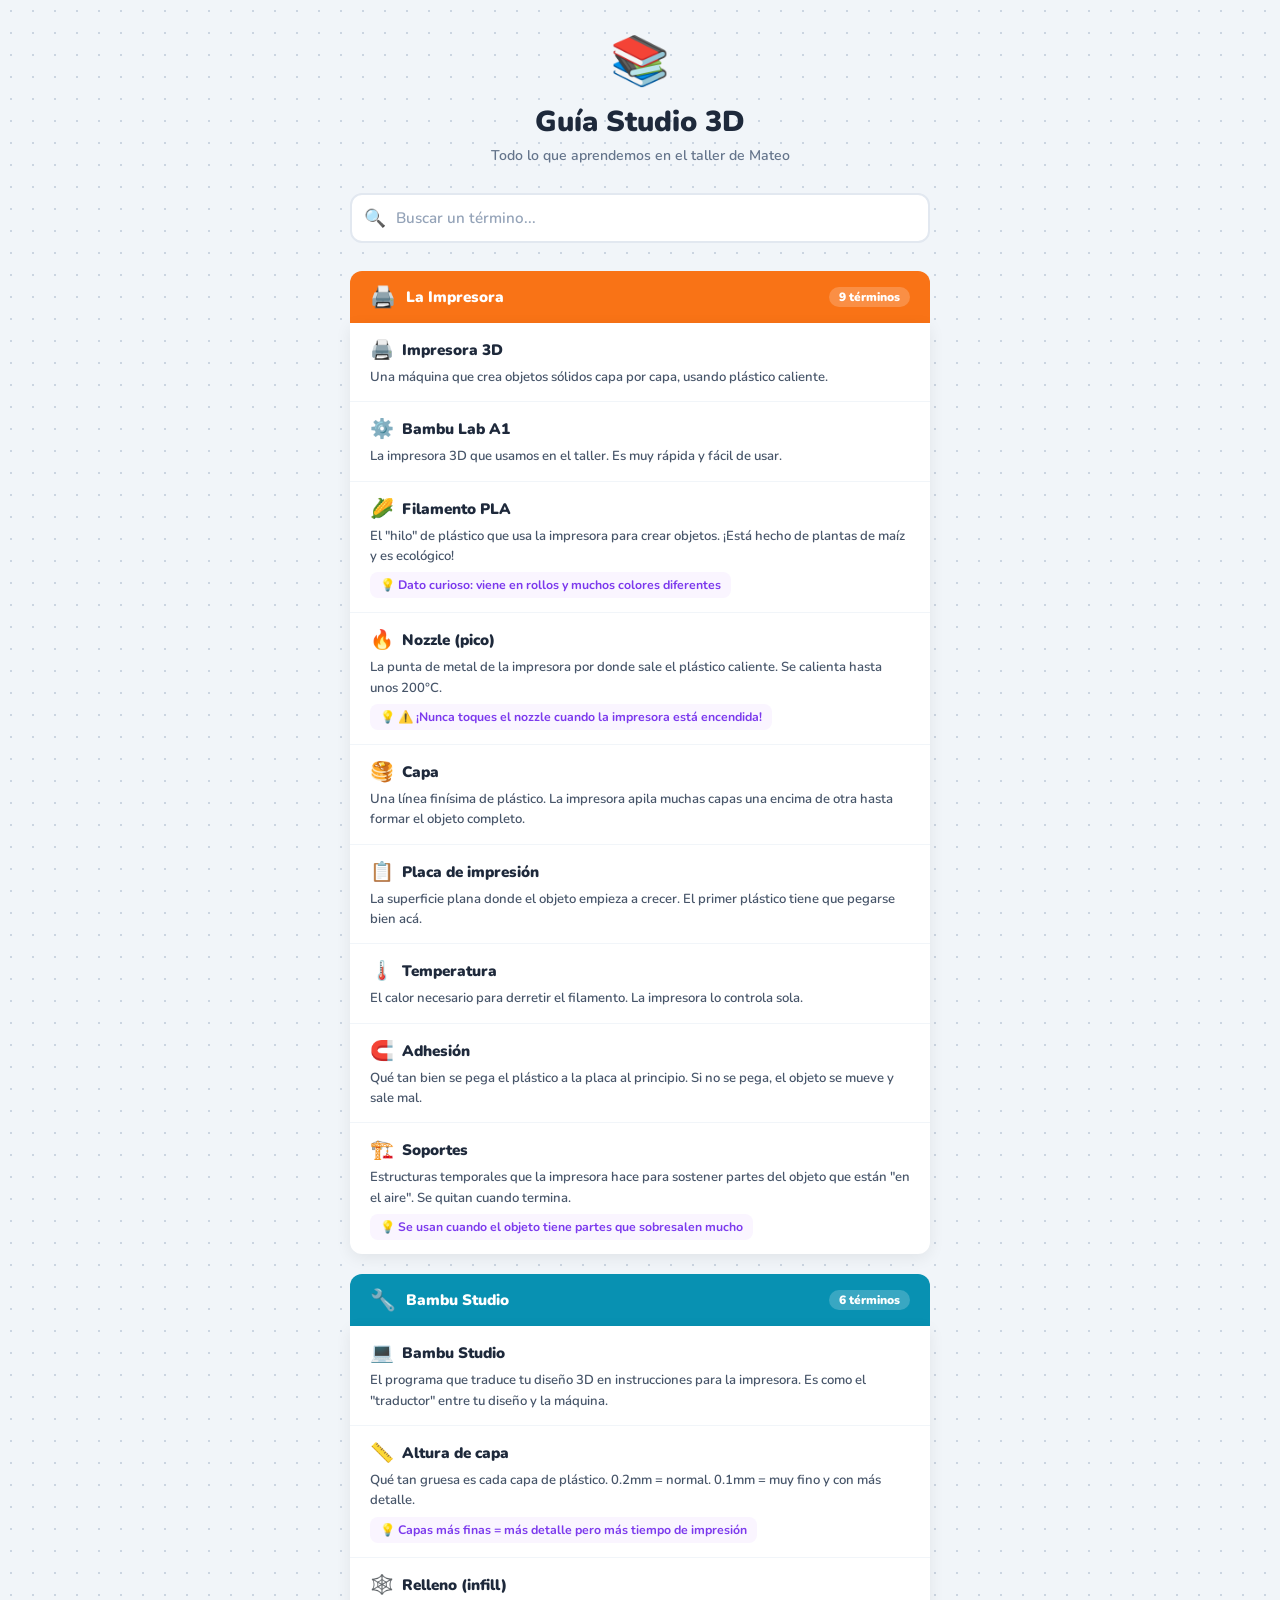
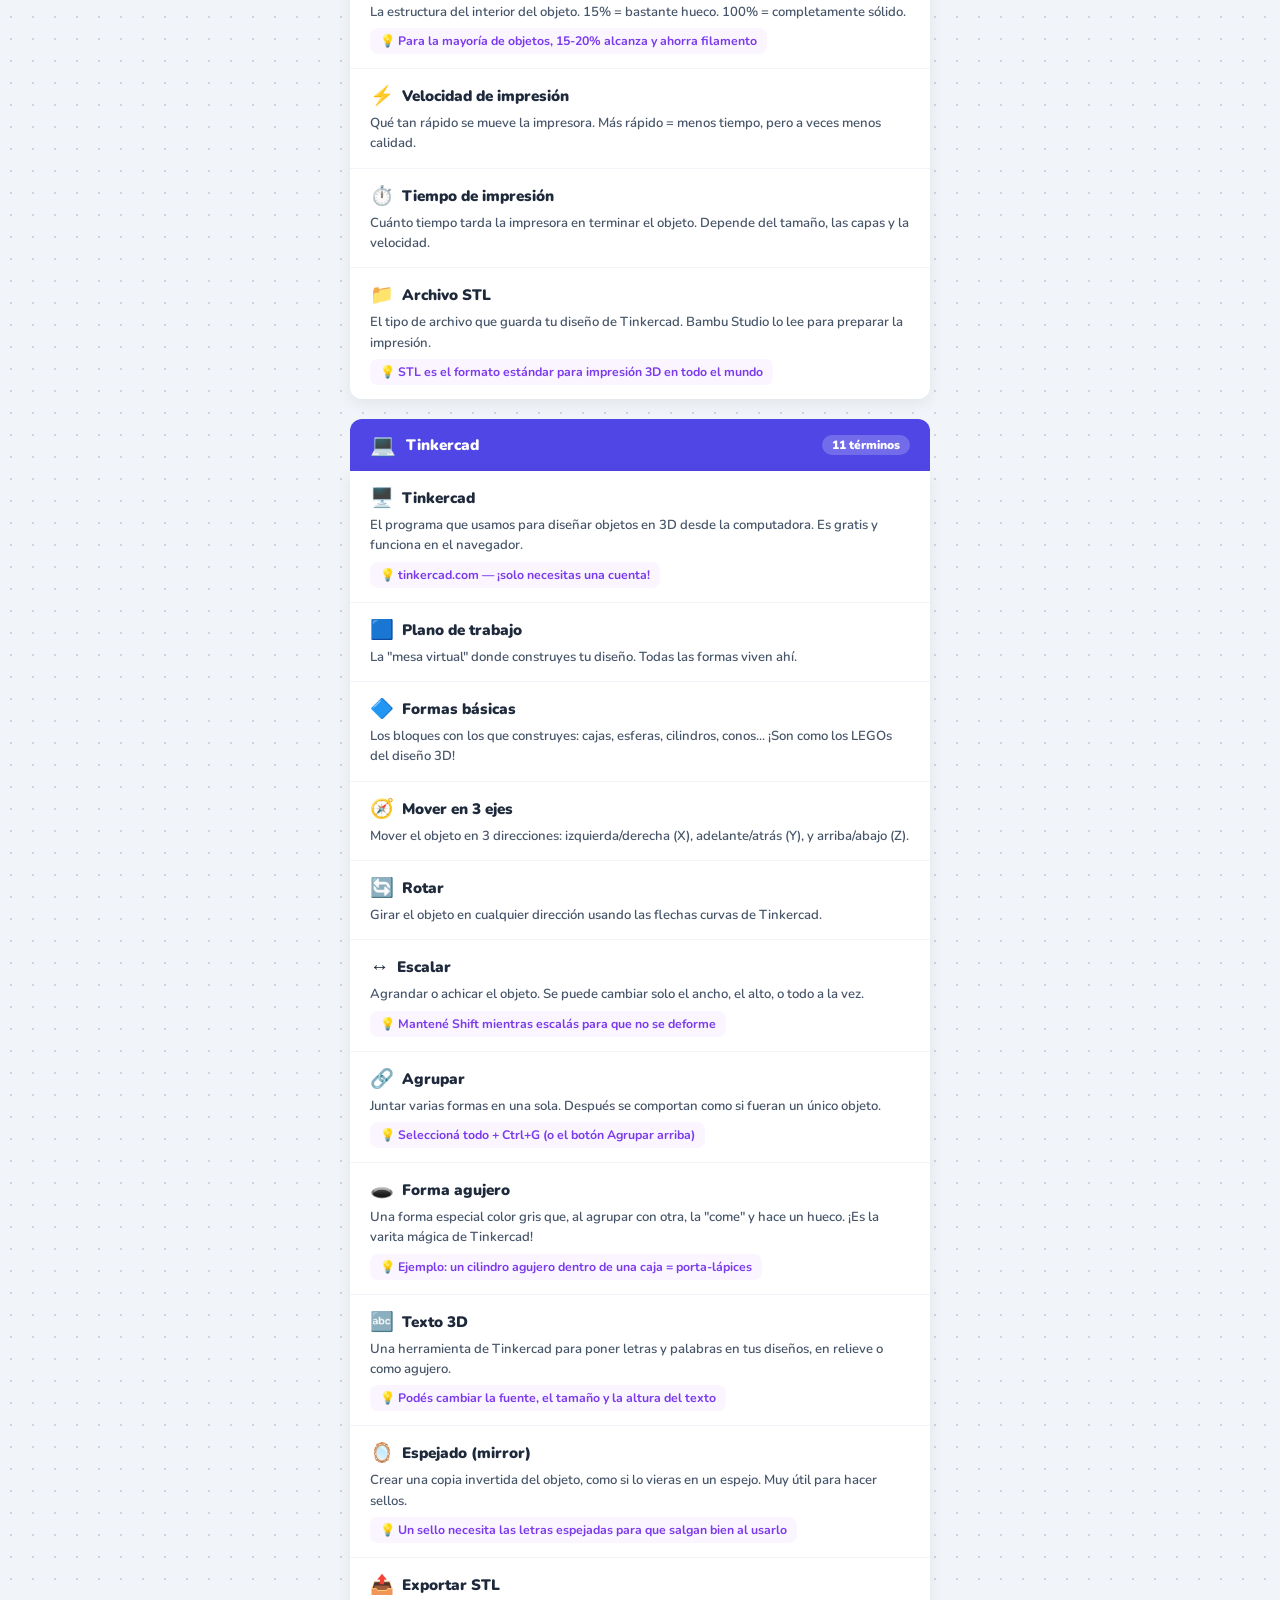
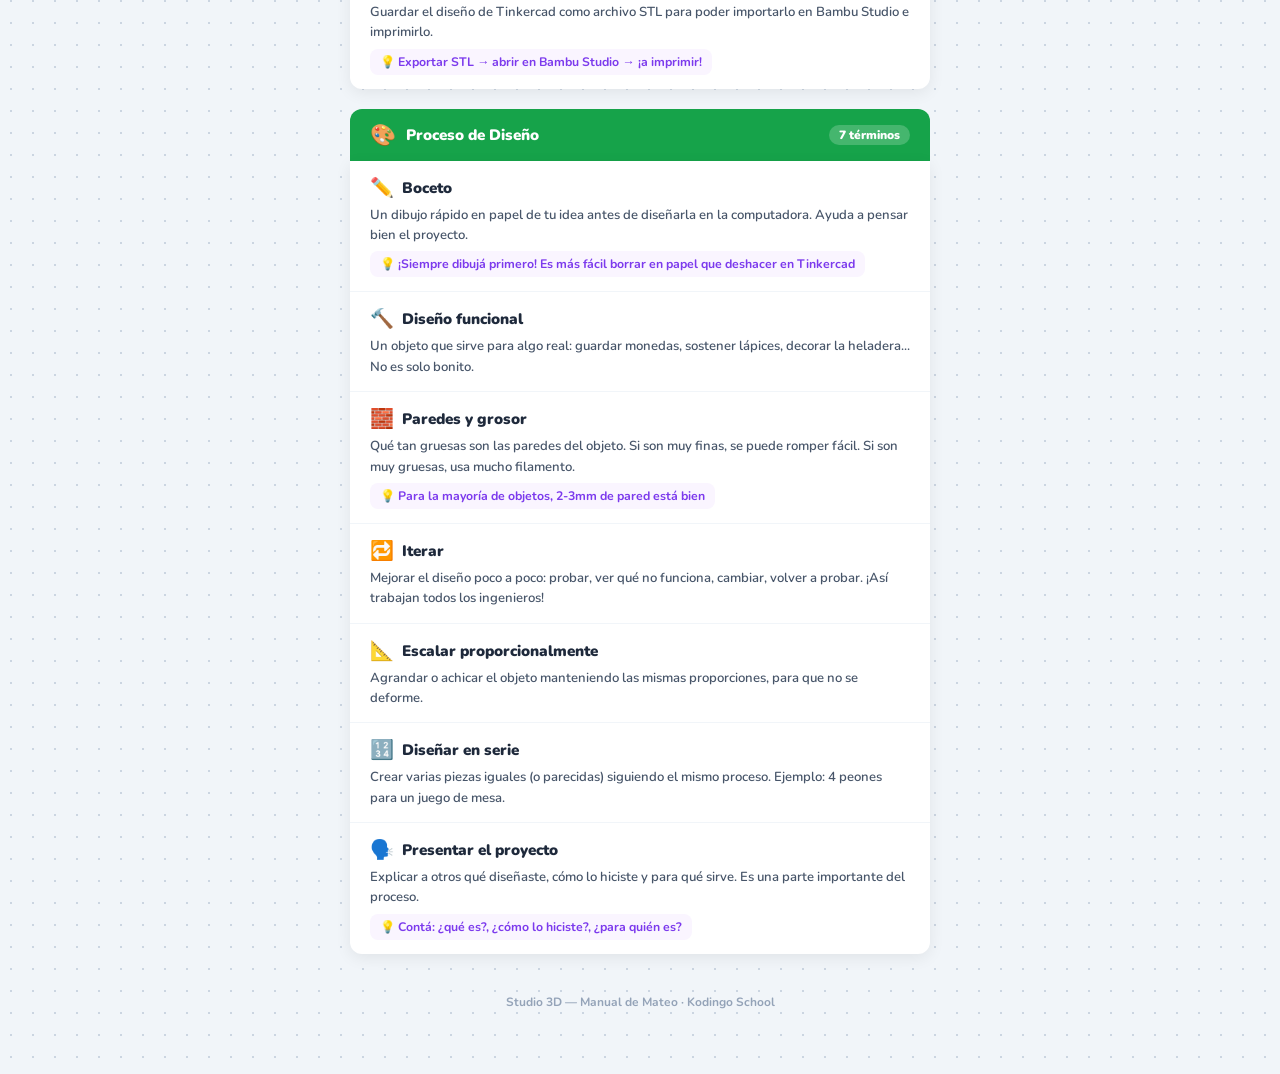
<file: materials/workshops/sessions/2do/unit1/v1/guide.html>
<!DOCTYPE html>
<html lang="es">
<head>
  <meta charset="UTF-8"/>
  <meta name="viewport" content="width=device-width, initial-scale=1.0"/>
  <title>Guía Studio 3D — Mateo</title>
  <link href="https://fonts.googleapis.com/css2?family=Nunito:wght@400;600;700;800;900&display=swap" rel="stylesheet"/>
  <style>
    *, *::before, *::after { box-sizing: border-box; margin: 0; padding: 0; }

    body {
      font-family: 'Nunito', sans-serif;
      background: #f1f5f9;
      background-image: radial-gradient(#cbd5e1 1px, transparent 1px);
      background-size: 22px 22px;
      min-height: 100vh;
      padding: 28px 16px 64px;
      color: #1e293b;
    }

    .header { text-align: center; margin-bottom: 28px; }
    .header .icon { font-size: 3rem; display: block; margin-bottom: 8px; }
    .header h1 { font-size: 1.8rem; font-weight: 900; }
    .header .sub { color: #64748b; font-size: 0.88rem; margin-top: 5px; font-weight: 600; }

    /* Search */
    .search-wrap {
      max-width: 580px; margin: 0 auto 28px;
      position: relative;
    }
    .search-wrap input {
      width: 100%; padding: 13px 18px 13px 44px;
      border: 2px solid #e2e8f0; border-radius: 12px;
      font-family: inherit; font-size: 0.95rem; font-weight: 700;
      background: white; color: #1e293b;
      outline: none; transition: border-color .2s;
    }
    .search-wrap input:focus { border-color: #4f46e5; }
    .search-wrap input::placeholder { color: #94a3b8; font-weight: 600; }
    .search-icon {
      position: absolute; left: 14px; top: 50%; transform: translateY(-50%);
      font-size: 1.1rem; pointer-events: none;
    }

    /* Section */
    .section { max-width: 580px; margin: 0 auto 20px; }
    .sec-header {
      display: flex; align-items: center; gap: 10px;
      padding: 12px 20px; border-radius: 12px 12px 0 0;
      color: white; font-weight: 900; font-size: 0.95rem;
    }
    .sec-header .sec-icon { font-size: 1.3rem; }
    .sec-header .sec-count { margin-left: auto; background: rgba(255,255,255,.2); padding: 2px 10px; border-radius: 99px; font-size: 0.75rem; }

    .sec-body {
      background: white; border-radius: 0 0 12px 12px;
      box-shadow: 0 4px 16px rgba(0,0,0,.07);
      overflow: hidden;
    }

    .term-card {
      padding: 14px 20px;
      border-bottom: 1px solid #f1f5f9;
      transition: background .15s;
    }
    .term-card:last-child { border-bottom: none; }
    .term-card:hover { background: #fafafa; }

    .term-name {
      font-size: 0.95rem; font-weight: 900; color: #1e293b;
      display: flex; align-items: center; gap: 8px; margin-bottom: 4px;
    }
    .term-emoji { font-size: 1.2rem; }
    .term-def { font-size: 0.82rem; color: #475569; line-height: 1.55; font-weight: 600; }
    .term-tip {
      margin-top: 6px; font-size: 0.77rem; color: #7c3aed;
      background: #faf5ff; border-radius: 8px; padding: 5px 10px;
      font-weight: 700; display: inline-block;
    }

    /* Empty state for search */
    .empty-search {
      display: none; text-align: center;
      padding: 48px 20px; color: #94a3b8;
    }
    .empty-search .icon { font-size: 2.5rem; margin-bottom: 10px; }
    .empty-search p { font-size: 0.9rem; font-weight: 700; }

    footer { text-align: center; margin-top: 40px; color: #94a3b8; font-size: 0.75rem; font-weight: 700; }

    @media (max-width: 480px) {
      .header h1 { font-size: 1.5rem; }
    }
  </style>
</head>
<body>

<header class="header">
  <span class="icon">📚</span>
  <h1>Guía Studio 3D</h1>
  <p class="sub">Todo lo que aprendemos en el taller de Mateo</p>
</header>

<div class="search-wrap">
  <span class="search-icon">🔍</span>
  <input type="text" id="search" placeholder="Buscar un término..." oninput="filterTerms()"/>
</div>

<div id="content"></div>
<div class="empty-search" id="empty">
  <div class="icon">🤷</div>
  <p>No encontré ese término.<br>¡Probá con otra palabra!</p>
</div>

<footer>Studio 3D — Manual de Mateo · Kodingo School</footer>

<script>
const SECTIONS = [
  {
    id: 'impresora', color: '#f97316', icon: '🖨️', name: 'La Impresora',
    terms: [
      { name: 'Impresora 3D', emoji: '🖨️', def: 'Una máquina que crea objetos sólidos capa por capa, usando plástico caliente.', tip: null },
      { name: 'Bambu Lab A1', emoji: '⚙️', def: 'La impresora 3D que usamos en el taller. Es muy rápida y fácil de usar.', tip: null },
      { name: 'Filamento PLA', emoji: '🌽', def: 'El "hilo" de plástico que usa la impresora para crear objetos. ¡Está hecho de plantas de maíz y es ecológico!', tip: 'Dato curioso: viene en rollos y muchos colores diferentes' },
      { name: 'Nozzle (pico)', emoji: '🔥', def: 'La punta de metal de la impresora por donde sale el plástico caliente. Se calienta hasta unos 200°C.', tip: '⚠️ ¡Nunca toques el nozzle cuando la impresora está encendida!' },
      { name: 'Capa', emoji: '🥞', def: 'Una línea finísima de plástico. La impresora apila muchas capas una encima de otra hasta formar el objeto completo.', tip: null },
      { name: 'Placa de impresión', emoji: '📋', def: 'La superficie plana donde el objeto empieza a crecer. El primer plástico tiene que pegarse bien acá.', tip: null },
      { name: 'Temperatura', emoji: '🌡️', def: 'El calor necesario para derretir el filamento. La impresora lo controla sola.', tip: null },
      { name: 'Adhesión', emoji: '🧲', def: 'Qué tan bien se pega el plástico a la placa al principio. Si no se pega, el objeto se mueve y sale mal.', tip: null },
      { name: 'Soportes', emoji: '🏗️', def: 'Estructuras temporales que la impresora hace para sostener partes del objeto que están "en el aire". Se quitan cuando termina.', tip: 'Se usan cuando el objeto tiene partes que sobresalen mucho' },
    ]
  },
  {
    id: 'bambu', color: '#0891b2', icon: '🔧', name: 'Bambu Studio',
    terms: [
      { name: 'Bambu Studio', emoji: '💻', def: 'El programa que traduce tu diseño 3D en instrucciones para la impresora. Es como el "traductor" entre tu diseño y la máquina.', tip: null },
      { name: 'Altura de capa', emoji: '📏', def: 'Qué tan gruesa es cada capa de plástico. 0.2mm = normal. 0.1mm = muy fino y con más detalle.', tip: 'Capas más finas = más detalle pero más tiempo de impresión' },
      { name: 'Relleno (infill)', emoji: '🕸️', def: 'La estructura del interior del objeto. 15% = bastante hueco. 100% = completamente sólido.', tip: 'Para la mayoría de objetos, 15-20% alcanza y ahorra filamento' },
      { name: 'Velocidad de impresión', emoji: '⚡', def: 'Qué tan rápido se mueve la impresora. Más rápido = menos tiempo, pero a veces menos calidad.', tip: null },
      { name: 'Tiempo de impresión', emoji: '⏱️', def: 'Cuánto tiempo tarda la impresora en terminar el objeto. Depende del tamaño, las capas y la velocidad.', tip: null },
      { name: 'Archivo STL', emoji: '📁', def: 'El tipo de archivo que guarda tu diseño de Tinkercad. Bambu Studio lo lee para preparar la impresión.', tip: 'STL es el formato estándar para impresión 3D en todo el mundo' },
    ]
  },
  {
    id: 'tinkercad', color: '#4f46e5', icon: '💻', name: 'Tinkercad',
    terms: [
      { name: 'Tinkercad', emoji: '🖥️', def: 'El programa que usamos para diseñar objetos en 3D desde la computadora. Es gratis y funciona en el navegador.', tip: 'tinkercad.com — ¡solo necesitas una cuenta!' },
      { name: 'Plano de trabajo', emoji: '🟦', def: 'La "mesa virtual" donde construyes tu diseño. Todas las formas viven ahí.', tip: null },
      { name: 'Formas básicas', emoji: '🔷', def: 'Los bloques con los que construyes: cajas, esferas, cilindros, conos... ¡Son como los LEGOs del diseño 3D!', tip: null },
      { name: 'Mover en 3 ejes', emoji: '🧭', def: 'Mover el objeto en 3 direcciones: izquierda/derecha (X), adelante/atrás (Y), y arriba/abajo (Z).', tip: null },
      { name: 'Rotar', emoji: '🔄', def: 'Girar el objeto en cualquier dirección usando las flechas curvas de Tinkercad.', tip: null },
      { name: 'Escalar', emoji: '↔️', def: 'Agrandar o achicar el objeto. Se puede cambiar solo el ancho, el alto, o todo a la vez.', tip: 'Mantené Shift mientras escalás para que no se deforme' },
      { name: 'Agrupar', emoji: '🔗', def: 'Juntar varias formas en una sola. Después se comportan como si fueran un único objeto.', tip: 'Seleccioná todo + Ctrl+G (o el botón Agrupar arriba)' },
      { name: 'Forma agujero', emoji: '🕳️', def: 'Una forma especial color gris que, al agrupar con otra, la "come" y hace un hueco. ¡Es la varita mágica de Tinkercad!', tip: 'Ejemplo: un cilindro agujero dentro de una caja = porta-lápices' },
      { name: 'Texto 3D', emoji: '🔤', def: 'Una herramienta de Tinkercad para poner letras y palabras en tus diseños, en relieve o como agujero.', tip: 'Podés cambiar la fuente, el tamaño y la altura del texto' },
      { name: 'Espejado (mirror)', emoji: '🪞', def: 'Crear una copia invertida del objeto, como si lo vieras en un espejo. Muy útil para hacer sellos.', tip: 'Un sello necesita las letras espejadas para que salgan bien al usarlo' },
      { name: 'Exportar STL', emoji: '📤', def: 'Guardar el diseño de Tinkercad como archivo STL para poder importarlo en Bambu Studio e imprimirlo.', tip: 'Exportar STL → abrir en Bambu Studio → ¡a imprimir!' },
    ]
  },
  {
    id: 'diseno', color: '#16a34a', icon: '🎨', name: 'Proceso de Diseño',
    terms: [
      { name: 'Boceto', emoji: '✏️', def: 'Un dibujo rápido en papel de tu idea antes de diseñarla en la computadora. Ayuda a pensar bien el proyecto.', tip: '¡Siempre dibujá primero! Es más fácil borrar en papel que deshacer en Tinkercad' },
      { name: 'Diseño funcional', emoji: '🔨', def: 'Un objeto que sirve para algo real: guardar monedas, sostener lápices, decorar la heladera... No es solo bonito.', tip: null },
      { name: 'Paredes y grosor', emoji: '🧱', def: 'Qué tan gruesas son las paredes del objeto. Si son muy finas, se puede romper fácil. Si son muy gruesas, usa mucho filamento.', tip: 'Para la mayoría de objetos, 2-3mm de pared está bien' },
      { name: 'Iterar', emoji: '🔁', def: 'Mejorar el diseño poco a poco: probar, ver qué no funciona, cambiar, volver a probar. ¡Así trabajan todos los ingenieros!', tip: null },
      { name: 'Escalar proporcionalmente', emoji: '📐', def: 'Agrandar o achicar el objeto manteniendo las mismas proporciones, para que no se deforme.', tip: null },
      { name: 'Diseñar en serie', emoji: '🔢', def: 'Crear varias piezas iguales (o parecidas) siguiendo el mismo proceso. Ejemplo: 4 peones para un juego de mesa.', tip: null },
      { name: 'Presentar el proyecto', emoji: '🗣️', def: 'Explicar a otros qué diseñaste, cómo lo hiciste y para qué sirve. Es una parte importante del proceso.', tip: 'Contá: ¿qué es?, ¿cómo lo hiciste?, ¿para quién es?' },
    ]
  }
];

function renderAll(filter = '') {
  const q = filter.toLowerCase().trim();
  let totalShown = 0;

  document.getElementById('content').innerHTML = SECTIONS.map(sec => {
    const terms = q
      ? sec.terms.filter(t =>
          t.name.toLowerCase().includes(q) ||
          t.def.toLowerCase().includes(q) ||
          (t.tip && t.tip.toLowerCase().includes(q))
        )
      : sec.terms;

    if (terms.length === 0) return '';
    totalShown += terms.length;

    return `
      <div class="section">
        <div class="sec-header" style="background:${sec.color}">
          <span class="sec-icon">${sec.icon}</span>
          ${sec.name}
          <span class="sec-count">${terms.length} términos</span>
        </div>
        <div class="sec-body">
          ${terms.map(t => `
            <div class="term-card">
              <div class="term-name">
                <span class="term-emoji">${t.emoji}</span>
                ${t.name}
              </div>
              <div class="term-def">${t.def}</div>
              ${t.tip ? `<div class="term-tip">💡 ${t.tip}</div>` : ''}
            </div>`).join('')}
        </div>
      </div>`;
  }).join('');

  document.getElementById('empty').style.display = (q && totalShown === 0) ? 'block' : 'none';
}

function filterTerms() {
  renderAll(document.getElementById('search').value);
}

renderAll();
</script>
</body>
</html>
</file>
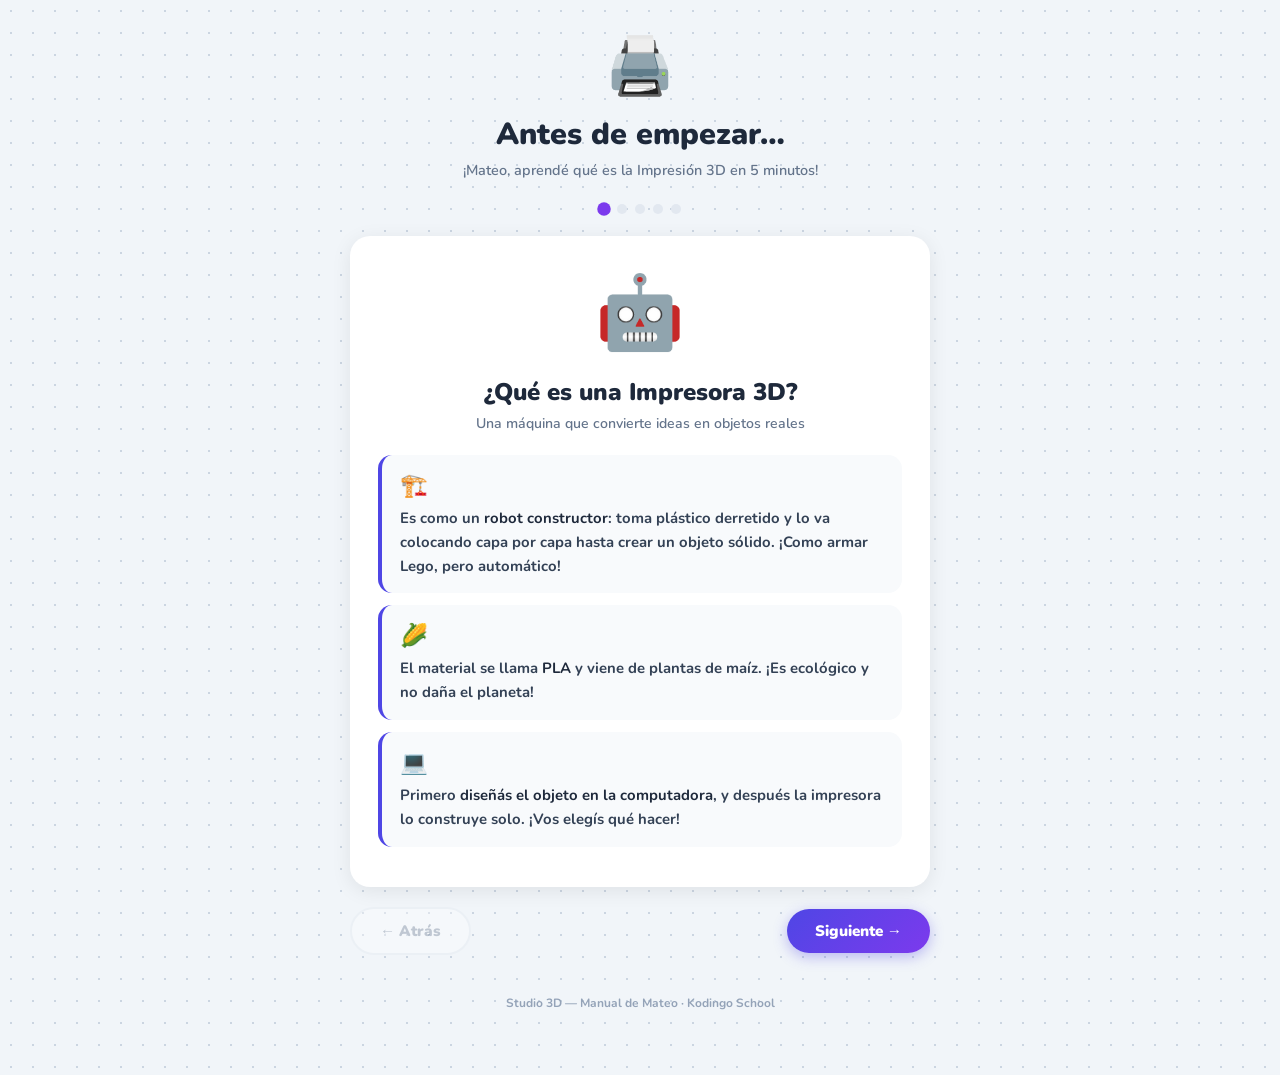
<file: materials/workshops/sessions/2do/unit1/v1/intro.html>
<!DOCTYPE html>
<html lang="es">
<head>
  <meta charset="UTF-8"/>
  <meta name="viewport" content="width=device-width, initial-scale=1.0"/>
  <title>Intro Studio 3D — Mateo</title>
  <link href="https://fonts.googleapis.com/css2?family=Nunito:wght@400;600;700;800;900&display=swap" rel="stylesheet"/>
  <style>
    *, *::before, *::after { box-sizing: border-box; margin: 0; padding: 0; }

    body {
      font-family: 'Nunito', sans-serif;
      background: #f1f5f9;
      background-image: radial-gradient(#cbd5e1 1px, transparent 1px);
      background-size: 22px 22px;
      min-height: 100vh;
      padding: 28px 16px 64px;
      color: #1e293b;
    }

    .header { text-align: center; margin-bottom: 24px; }
    .header .icon { font-size: 3.5rem; display: block; margin-bottom: 8px; }
    .header h1 { font-size: 1.9rem; font-weight: 900; }
    .header .sub { color: #64748b; font-size: 0.9rem; margin-top: 5px; font-weight: 600; }

    .steps-indicator {
      display: flex; justify-content: center; gap: 8px;
      max-width: 580px; margin: 0 auto 22px;
    }
    .s-dot {
      width: 10px; height: 10px; border-radius: 50%;
      background: #e2e8f0; transition: all .3s;
    }
    .s-dot.done { background: #4f46e5; }
    .s-dot.active { background: #7c3aed; transform: scale(1.35); }

    .step { display: none; }
    .step.active { display: block; }

    .card {
      background: white; border-radius: 20px;
      box-shadow: 0 4px 20px rgba(0,0,0,.08);
      padding: 28px; max-width: 580px; margin: 0 auto;
      animation: fadeUp .3s ease;
    }
    @keyframes fadeUp { from { opacity: 0; transform: translateY(12px); } to { opacity: 1; transform: translateY(0); } }

    .big-emoji { font-size: 4.5rem; text-align: center; display: block; margin-bottom: 14px; }
    .card-title { font-size: 1.5rem; font-weight: 900; text-align: center; margin-bottom: 6px; }
    .card-sub { color: #64748b; text-align: center; font-size: 0.88rem; font-weight: 600; margin-bottom: 22px; }

    .info-block {
      background: #f8fafc; border-radius: 14px; padding: 15px 18px;
      margin-bottom: 12px; border-left: 4px solid #4f46e5;
    }
    .ib-icon { font-size: 1.4rem; margin-bottom: 6px; display: block; }
    .info-block p { font-size: 0.93rem; font-weight: 700; color: #334155; line-height: 1.6; }
    .info-block strong { color: #1e293b; }

    /* Layer animation */
    .layer-wrap { margin: 20px auto; width: fit-content; }
    .layer-label { text-align: center; font-size: 0.75rem; font-weight: 900; color: #94a3b8; text-transform: uppercase; letter-spacing: .6px; margin-bottom: 10px; }
    .layer-stack { display: flex; flex-direction: column-reverse; align-items: center; gap: 3px; }
    .layer {
      height: 13px; border-radius: 5px;
      background: linear-gradient(90deg, #4f46e5, #7c3aed);
      opacity: 0; transform: scaleX(0); transform-origin: left;
      animation: layerIn .35s ease forwards;
    }
    @keyframes layerIn { to { opacity: 1; transform: scaleX(1); } }
    .layer-arrow { text-align: center; font-size: 1.5rem; margin-top: 10px; }

    /* Module list */
    .mod-list { display: flex; flex-direction: column; gap: 9px; margin-top: 16px; }
    .mod-row {
      display: flex; align-items: center; gap: 12px;
      padding: 12px 16px; border-radius: 13px; border: 2px solid;
    }
    .mod-icon { font-size: 1.5rem; flex-shrink: 0; }
    .mod-info { flex: 1; }
    .mod-name { font-size: 0.9rem; font-weight: 900; }
    .mod-desc { font-size: 0.73rem; color: #64748b; font-weight: 600; margin-top: 2px; }

    /* Quiz */
    .quiz-prog { display: flex; gap: 6px; margin-bottom: 18px; }
    .qp { flex: 1; height: 7px; border-radius: 99px; background: #e2e8f0; transition: background .3s; }
    .qp.current { background: #4f46e5; }
    .qp.done { background: #22c55e; }

    .q-num { font-size: 0.73rem; font-weight: 900; text-transform: uppercase; letter-spacing: 1px; color: #94a3b8; margin-bottom: 8px; }
    .q-text { font-size: 1.05rem; font-weight: 900; color: #1e293b; margin-bottom: 18px; line-height: 1.45; }
    .q-opts { display: flex; flex-direction: column; gap: 8px; }
    .q-btn {
      display: flex; align-items: center; gap: 12px;
      padding: 13px 16px; border-radius: 12px;
      border: 2.5px solid #e2e8f0; background: white;
      font-family: inherit; font-size: 0.93rem; font-weight: 800;
      cursor: pointer; text-align: left; color: #1e293b; transition: all .15s;
    }
    .q-btn:not(:disabled):hover { border-color: #a5b4fc; background: #eef2ff; }
    .q-btn:disabled { cursor: default; }
    .q-letter {
      width: 30px; height: 30px; border-radius: 50%; flex-shrink: 0;
      background: #f1f5f9; display: flex; align-items: center; justify-content: center;
      font-size: 0.8rem; font-weight: 900; color: #64748b;
    }
    .q-btn.correct { border-color: #22c55e; background: #f0fdf4; }
    .q-btn.correct .q-letter { background: #22c55e; color: white; }
    .q-btn.wrong { border-color: #ef4444; background: #fef2f2; }
    .q-btn.wrong .q-letter { background: #ef4444; color: white; }
    .q-fb {
      display: none; margin-top: 14px; padding: 12px 14px;
      border-radius: 10px; font-size: 0.87rem; font-weight: 800; line-height: 1.5;
    }
    .q-fb.show { display: block; }
    .q-fb.ok { background: #f0fdf4; color: #15803d; border: 2px solid #bbf7d0; }
    .q-fb.bad { background: #fef2f2; color: #dc2626; border: 2px solid #fecaca; }
    .next-q {
      display: none; width: 100%; margin-top: 14px;
      padding: 13px; border-radius: 12px; border: none;
      background: linear-gradient(135deg, #4f46e5, #7c3aed);
      color: white; font-family: inherit; font-size: 1rem; font-weight: 900; cursor: pointer;
    }
    .next-q.show { display: block; }

    /* Celebration */
    .cel { text-align: center; padding: 12px 0; }
    .cel-icon { font-size: 5rem; display: block; margin-bottom: 14px; }
    .cel-title { font-size: 1.8rem; font-weight: 900; margin-bottom: 10px; }
    .cel-text { color: #64748b; font-size: 0.95rem; font-weight: 700; line-height: 1.7; }

    /* Navigation */
    .nav {
      display: flex; justify-content: space-between; align-items: center;
      max-width: 580px; margin: 20px auto 0;
    }
    .nav-btn {
      padding: 12px 28px; border-radius: 99px; border: none;
      font-family: inherit; font-size: 0.95rem; font-weight: 900;
      cursor: pointer; transition: all .15s;
    }
    .nav-btn.primary {
      background: linear-gradient(135deg, #4f46e5, #7c3aed);
      color: white; box-shadow: 0 4px 14px rgba(79,70,229,.35);
    }
    .nav-btn.primary:hover:not(:disabled) { transform: translateY(-1px); }
    .nav-btn.secondary { background: white; color: #64748b; border: 2px solid #e2e8f0; }
    .nav-btn:disabled { opacity: 0.35; cursor: default; }

    footer { text-align: center; margin-top: 40px; color: #94a3b8; font-size: 0.75rem; font-weight: 700; }

    @media (max-width: 480px) {
      .card { padding: 22px 16px; }
      .card-title { font-size: 1.3rem; }
    }
  </style>
</head>
<body>

<header class="header">
  <span class="icon">🖨️</span>
  <h1>Antes de empezar…</h1>
  <p class="sub">¡Mateo, aprendé qué es la Impresión 3D en 5 minutos!</p>
</header>

<div class="steps-indicator" id="ind"></div>

<!-- Paso 1: ¿Qué es? -->
<div class="step active" id="step-1">
  <div class="card">
    <span class="big-emoji">🤖</span>
    <div class="card-title">¿Qué es una Impresora 3D?</div>
    <div class="card-sub">Una máquina que convierte ideas en objetos reales</div>

    <div class="info-block">
      <span class="ib-icon">🏗️</span>
      <p>Es como un <strong>robot constructor</strong>: toma plástico derretido y lo va colocando capa por capa hasta crear un objeto sólido. ¡Como armar Lego, pero automático!</p>
    </div>
    <div class="info-block">
      <span class="ib-icon">🌽</span>
      <p>El material se llama <strong>PLA</strong> y viene de plantas de maíz. ¡Es ecológico y no daña el planeta!</p>
    </div>
    <div class="info-block">
      <span class="ib-icon">💻</span>
      <p>Primero <strong>diseñás el objeto en la computadora</strong>, y después la impresora lo construye solo. ¡Vos elegís qué hacer!</p>
    </div>
  </div>
</div>

<!-- Paso 2: ¿Cómo funciona? -->
<div class="step" id="step-2">
  <div class="card">
    <span class="big-emoji">📐</span>
    <div class="card-title">¿Cómo funciona?</div>
    <div class="card-sub">Capa por capa, como una torre de panqueques</div>

    <div class="layer-wrap">
      <div class="layer-label">Así crece un objeto al imprimirse</div>
      <div class="layer-stack" id="layers"></div>
      <div class="layer-arrow">⬆️ capa por capa</div>
    </div>

    <div class="info-block">
      <span class="ib-icon">🔥</span>
      <p>La impresora calienta el plástico a <strong>220°C</strong> y lo deposita en capas finísimas. Cada capa mide <strong>0.2mm</strong> — ¡más fina que un cabello!</p>
    </div>
    <div class="info-block">
      <span class="ib-icon">⏱️</span>
      <p>Un llavero tarda <strong>20 minutos</strong>. Un objeto grande puede tardar horas. La computadora te dice cuánto tiempo va a demorar <em>antes</em> de imprimir.</p>
    </div>
  </div>
</div>

<!-- Paso 3: Qué vamos a hacer -->
<div class="step" id="step-3">
  <div class="card">
    <span class="big-emoji">🚀</span>
    <div class="card-title">¿Qué vamos a aprender?</div>
    <div class="card-sub">Studio 3D tiene 5 módulos y 15 clases</div>

    <div class="mod-list">
      <div class="mod-row" style="border-color:#fed7aa; background:#fff7ed">
        <span class="mod-icon">🖨️</span>
        <div class="mod-info">
          <div class="mod-name" style="color:#ea580c">Módulo 1 — ¡Primero Imprimimos!</div>
          <div class="mod-desc">Conocer la impresora e imprimir objetos de internet</div>
        </div>
      </div>
      <div class="mod-row" style="border-color:#bfdbfe; background:#eff6ff">
        <span class="mod-icon">✏️</span>
        <div class="mod-info">
          <div class="mod-name" style="color:#2563eb">Módulo 2 — ¡Mis Primeros Diseños!</div>
          <div class="mod-desc">Aprender Tinkercad: crear tus propias formas</div>
        </div>
      </div>
      <div class="mod-row" style="border-color:#e9d5ff; background:#faf5ff">
        <span class="mod-icon">🔤</span>
        <div class="mod-info">
          <div class="mod-name" style="color:#9333ea">Módulo 3 — Texto y Personalización</div>
          <div class="mod-desc">Poner tu nombre y crear objetos únicos</div>
        </div>
      </div>
      <div class="mod-row" style="border-color:#bbf7d0; background:#f0fdf4">
        <span class="mod-icon">🎨</span>
        <div class="mod-info">
          <div class="mod-name" style="color:#16a34a">Módulo 4 — Proyectos Creativos</div>
          <div class="mod-desc">Cajas, macetas, fichas de juego y más</div>
        </div>
      </div>
      <div class="mod-row" style="border-color:#fde68a; background:#fffbeb">
        <span class="mod-icon">🏆</span>
        <div class="mod-info">
          <div class="mod-name" style="color:#d97706">Módulo 5 — Mi Proyecto Final</div>
          <div class="mod-desc">Elegir, diseñar e imprimir tu propio invento</div>
        </div>
      </div>
    </div>
  </div>
</div>

<!-- Paso 4: Quiz -->
<div class="step" id="step-4">
  <div class="card">
    <span class="big-emoji">🧠</span>
    <div class="card-title">¡Vamos a ver qué aprendiste!</div>
    <div class="card-sub">4 preguntas rápidas — sin presión, ¡vos podés!</div>

    <div class="quiz-prog" id="qprog"></div>
    <div id="qzone">
      <div class="q-num" id="qnum"></div>
      <div class="q-text" id="qtext"></div>
      <div class="q-opts" id="qopts"></div>
      <div class="q-fb" id="qfb"></div>
      <button class="next-q" id="nextq" onclick="nextQ()">Siguiente →</button>
    </div>
  </div>
</div>

<!-- Paso 5: Celebración -->
<div class="step" id="step-5">
  <div class="card">
    <div class="cel">
      <span class="cel-icon">🎉</span>
      <div class="cel-title">¡Listo, Mateo!</div>
      <p class="cel-text">
        Ya sabés qué es una impresora 3D y cómo funciona capa por capa.<br><br>
        Ahora sí… <strong>¡empezá la Clase 1 y hacé tu primer objeto real!</strong> 🚀
      </p>
    </div>
  </div>
</div>

<div class="nav" id="nav">
  <button class="nav-btn secondary" id="prevBtn" onclick="move(-1)" disabled>← Atrás</button>
  <button class="nav-btn primary"  id="nextBtn" onclick="move(1)">Siguiente →</button>
</div>

<footer>Studio 3D — Manual de Mateo · Kodingo School</footer>

<script>
const TOTAL = 5;
let cur = 1;
let qCur = 0;
let qAnswered = false;
let qDone = false;

const Qs = [
  {
    q: '¿Qué es lo PRIMERO que hacemos antes de imprimir algo?',
    opts: ['Encender la impresora', 'Diseñarlo en la computadora', 'Elegir el color'],
    ok: 1, fb_ok: '¡Exacto! Primero diseñamos, después imprimimos.', fb_bad: 'No del todo. Lo primero es diseñar el objeto en la computadora.'
  },
  {
    q: '¿De qué está hecho el filamento PLA?',
    opts: ['Metal fundido', 'Plantas de maíz 🌽', 'Agua congelada'],
    ok: 1, fb_ok: '¡Sí! El PLA viene de plantas de maíz, por eso es ecológico.', fb_bad: 'No. El PLA está hecho de plantas de maíz, ¡es especial!'
  },
  {
    q: '¿Cómo construye objetos la impresora 3D?',
    opts: ['De un solo golpe', 'Capa por capa', 'De afuera hacia adentro'],
    ok: 1, fb_ok: '¡Correcto! Capa por capa, como apilar panqueques muy finos.', fb_bad: 'No. La impresora construye capa por capa, como una torre de panqueques.'
  },
  {
    q: '¿Cuántos módulos tiene Studio 3D?',
    opts: ['3 módulos', '5 módulos 🖐️', '10 módulos'],
    ok: 1, fb_ok: '¡Perfecto! 5 módulos con 3 clases cada uno = 15 clases en total.', fb_bad: 'Casi. Studio 3D tiene 5 módulos y 15 clases en total.'
  }
];

function buildInd() {
  document.getElementById('ind').innerHTML = Array.from({length: TOTAL}, (_, i) =>
    `<div class="s-dot ${i+1<cur?'done':i+1===cur?'active':''}"></div>`
  ).join('');
}

function buildLayers() {
  const widths = [200,185,195,175,190,178,168,183,162,178];
  document.getElementById('layers').innerHTML = widths.map((w,i) =>
    `<div class="layer" style="width:${w}px; animation-delay:${i*0.09}s"></div>`
  ).join('');
}

function buildQProg() {
  document.getElementById('qprog').innerHTML = Qs.map((_,i) =>
    `<div class="qp ${i<qCur?'done':i===qCur?'current':''}"></div>`
  ).join('');
}

function renderQ() {
  if (qCur >= Qs.length) {
    qDone = true;
    document.getElementById('nextBtn').disabled = false;
    document.getElementById('nextBtn').textContent = '¡Terminé! 🎉';
    document.getElementById('qzone').innerHTML = `
      <div style="text-align:center;padding:16px 0">
        <span style="font-size:3rem">🌟</span>
        <div style="font-size:1.15rem;font-weight:900;margin-top:12px;color:#1e293b">¡Respondiste todo!</div>
        <div style="color:#64748b;font-weight:700;margin-top:6px">Ya conocés los conceptos básicos del Studio 3D.</div>
      </div>`;
    return;
  }
  const q = Qs[qCur];
  document.getElementById('qnum').textContent = `Pregunta ${qCur+1} de ${Qs.length}`;
  document.getElementById('qtext').textContent = q.q;
  const fb = document.getElementById('qfb');
  fb.className = 'q-fb'; fb.textContent = '';
  document.getElementById('nextq').classList.remove('show');
  qAnswered = false;
  document.getElementById('qopts').innerHTML = q.opts.map((opt,i) => `
    <button class="q-btn" onclick="answerQ(${i})" id="qo${i}">
      <span class="q-letter">${['A','B','C'][i]}</span>${opt}
    </button>`).join('');
  buildQProg();
}

function answerQ(idx) {
  if (qAnswered) return;
  qAnswered = true;
  const q = Qs[qCur];
  const isOk = idx === q.ok;
  document.querySelectorAll('.q-btn').forEach((b,i) => {
    b.disabled = true;
    if (i === q.ok) b.classList.add('correct');
    else if (i === idx && !isOk) b.classList.add('wrong');
  });
  const fb = document.getElementById('qfb');
  fb.textContent = (isOk ? '✅ ' : '❌ ') + (isOk ? q.fb_ok : q.fb_bad);
  fb.className = `q-fb show ${isOk?'ok':'bad'}`;
  document.getElementById('nextq').classList.add('show');
}

function nextQ() { qCur++; renderQ(); }

function move(dir) {
  if (dir === 1 && cur === 4 && !qDone) return;
  cur = Math.max(1, Math.min(TOTAL, cur + dir));
  document.querySelectorAll('.step').forEach((s,i) => s.classList.toggle('active', i+1 === cur));
  const prev = document.getElementById('prevBtn');
  const next = document.getElementById('nextBtn');
  prev.disabled = cur === 1;
  if (cur === TOTAL) {
    next.textContent = '¡Empezar Clase 1! 🚀';
    next.disabled = false;
  } else if (cur === 4) {
    next.textContent = '¡Terminé! 🎉';
    next.disabled = !qDone;
  } else {
    next.textContent = 'Siguiente →';
    next.disabled = false;
  }
  buildInd();
  if (cur === 2) buildLayers();
  if (cur === 4 && !qDone) renderQ();
}

buildInd();
</script>
</body>
</html>
</file>
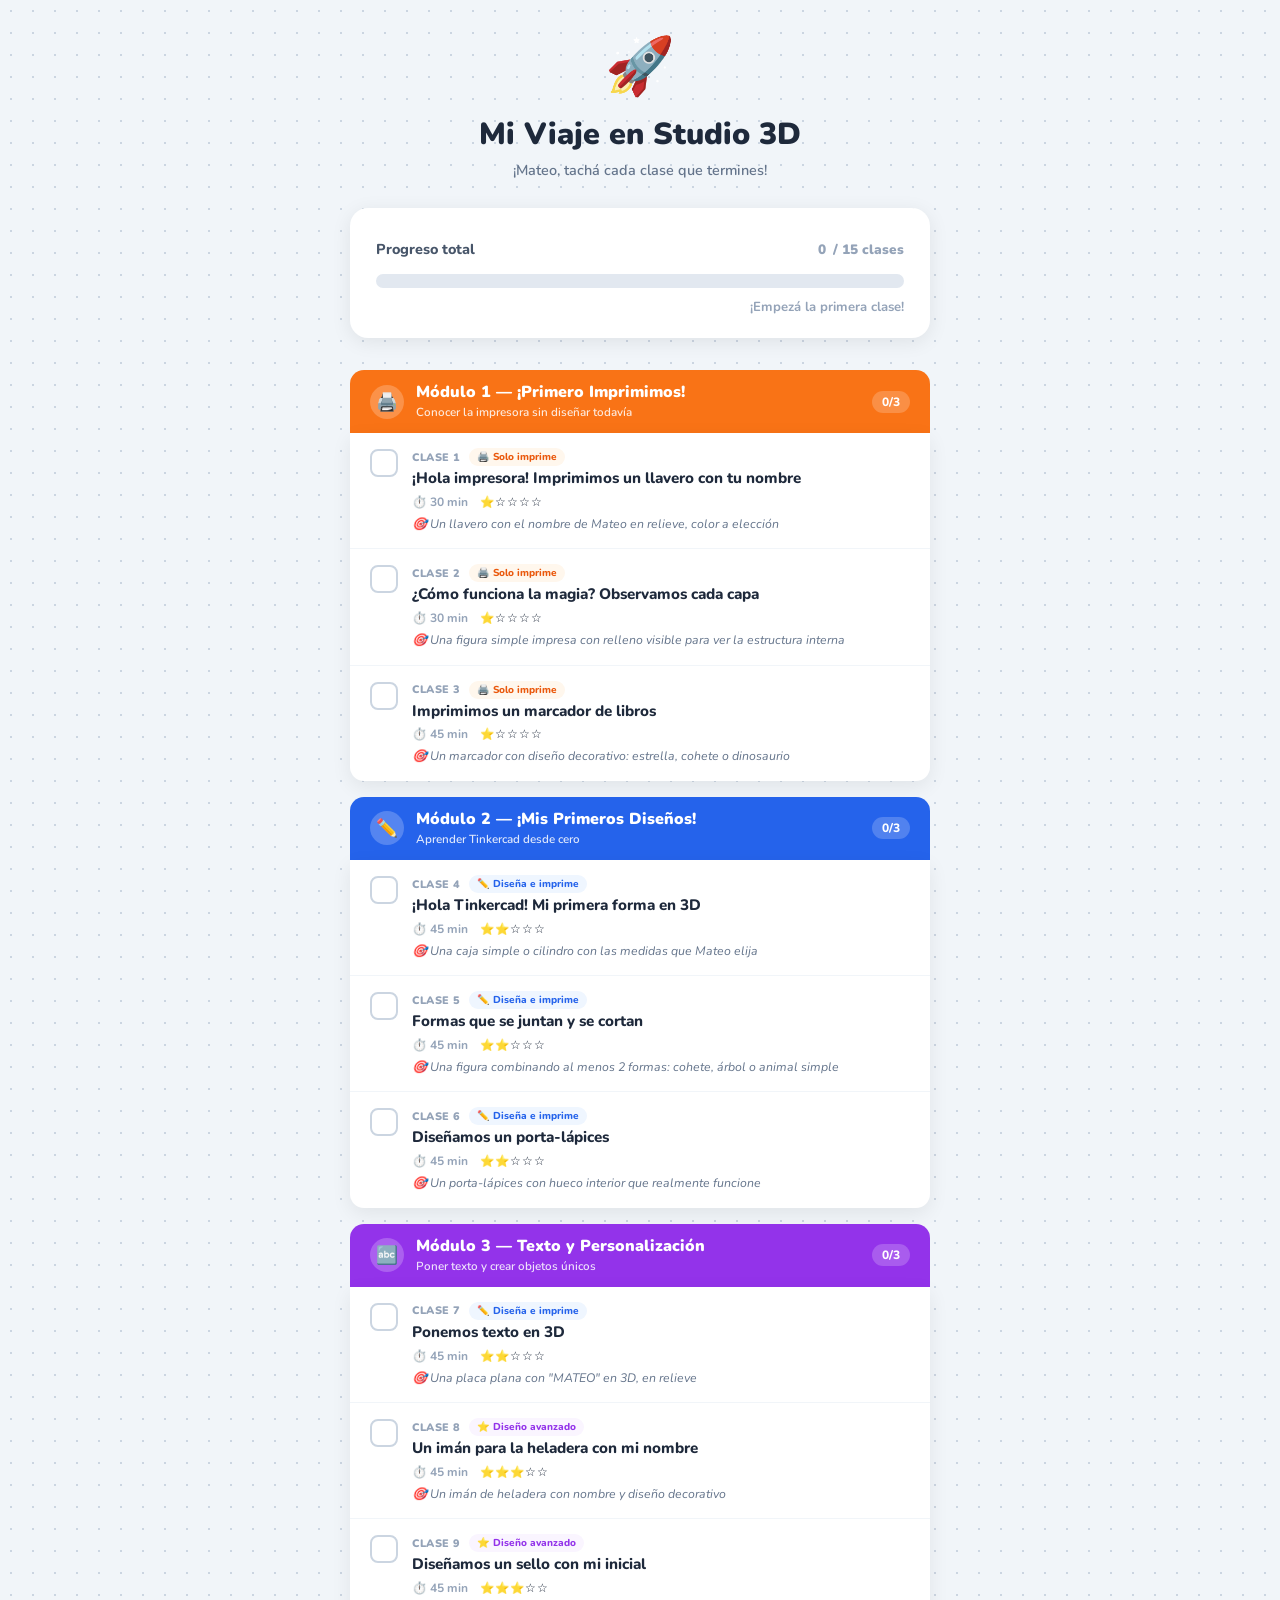
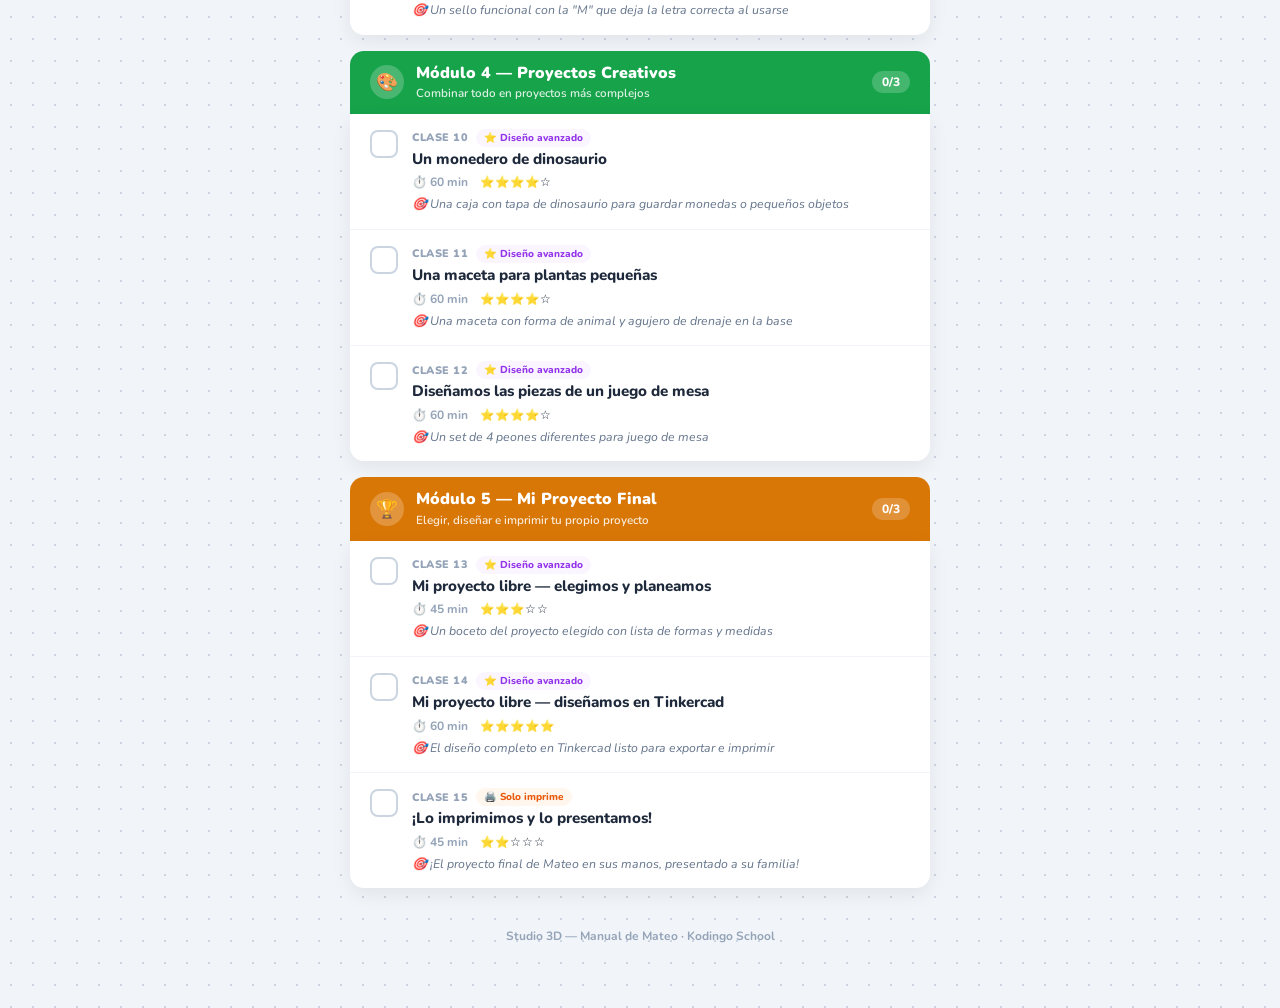
<file: materials/workshops/sessions/2do/unit1/v1/project.html>
<!DOCTYPE html>
<html lang="es">
<head>
  <meta charset="UTF-8"/>
  <meta name="viewport" content="width=device-width, initial-scale=1.0"/>
  <title>Mi Viaje en Studio 3D — Mateo</title>
  <link href="https://fonts.googleapis.com/css2?family=Nunito:wght@400;600;700;800;900&display=swap" rel="stylesheet"/>
  <style>
    *, *::before, *::after { box-sizing: border-box; margin: 0; padding: 0; }

    body {
      font-family: 'Nunito', sans-serif;
      background: #f1f5f9;
      background-image: radial-gradient(#cbd5e1 1px, transparent 1px);
      background-size: 22px 22px;
      min-height: 100vh;
      padding: 28px 16px 64px;
      color: #1e293b;
    }

    .header { text-align: center; margin-bottom: 28px; }
    .header .icon { font-size: 3.5rem; display: block; margin-bottom: 8px; }
    .header h1 { font-size: 1.9rem; font-weight: 900; color: #1e293b; }
    .header .sub { color: #64748b; font-size: 0.9rem; margin-top: 5px; font-weight: 600; }

    .progress-card {
      max-width: 580px; margin: 0 auto 32px;
      background: white; border-radius: 18px;
      padding: 22px 26px;
      box-shadow: 0 4px 20px rgba(0,0,0,.08);
    }
    .progress-top {
      display: flex; justify-content: space-between; align-items: baseline;
      margin-bottom: 12px;
    }
    .progress-label { font-weight: 800; color: #475569; font-size: 0.9rem; }
    .progress-count { font-size: 1.5rem; font-weight: 900; color: #4f46e5; }
    .progress-count span { font-size: 0.85rem; color: #94a3b8; }
    .bar-bg { height: 14px; background: #e2e8f0; border-radius: 99px; overflow: hidden; }
    .bar { height: 100%; background: linear-gradient(90deg, #4f46e5, #7c3aed); border-radius: 99px; transition: width .5s ease; width: 0%; }
    .progress-msg { margin-top: 10px; font-size: 0.82rem; font-weight: 700; color: #94a3b8; text-align: right; }

    .module { max-width: 580px; margin: 0 auto 16px; }

    .mod-header {
      display: flex; align-items: center; gap: 12px;
      padding: 13px 20px; border-radius: 14px 14px 0 0;
      color: white;
    }
    .mod-badge {
      width: 34px; height: 34px; border-radius: 50%;
      background: rgba(255,255,255,.22);
      display: flex; align-items: center; justify-content: center;
      font-size: 1.1rem; flex-shrink: 0;
    }
    .mod-info { flex: 1; }
    .mod-name { font-size: 1rem; font-weight: 900; line-height: 1.2; }
    .mod-desc { font-size: 0.73rem; opacity: .85; margin-top: 2px; font-weight: 600; }
    .mod-check { font-size: 0.75rem; font-weight: 800; background: rgba(255,255,255,.2); padding: 3px 10px; border-radius: 99px; white-space: nowrap; }

    .mod-body {
      background: white; border-radius: 0 0 14px 14px;
      box-shadow: 0 6px 20px rgba(0,0,0,.07);
      overflow: hidden;
    }

    .cls-card {
      display: flex; gap: 14px; align-items: flex-start;
      padding: 15px 20px;
      border-bottom: 1px solid #f1f5f9;
      cursor: pointer;
      transition: background .15s;
      user-select: none;
    }
    .cls-card:last-child { border-bottom: none; }
    .cls-card:hover { background: #fafafa; }
    .cls-card.done { background: #f0fdf4; }
    .cls-card.done:hover { background: #dcfce7; }

    .cls-checkbox {
      width: 28px; height: 28px; flex-shrink: 0;
      border: 2.5px solid #cbd5e1; border-radius: 8px;
      display: flex; align-items: center; justify-content: center;
      font-size: 1rem; transition: all .2s; margin-top: 1px;
      background: white;
    }
    .cls-card.done .cls-checkbox {
      background: #22c55e; border-color: #22c55e; color: white;
    }

    .cls-body { flex: 1; min-width: 0; }
    .cls-top { display: flex; align-items: center; gap: 8px; margin-bottom: 3px; flex-wrap: wrap; }
    .cls-num { font-size: 0.68rem; font-weight: 900; color: #94a3b8; text-transform: uppercase; letter-spacing: .5px; }

    .badge {
      font-size: 0.63rem; font-weight: 800; padding: 2px 8px; border-radius: 99px;
    }
    .b-print  { background: #fff7ed; color: #ea580c; }
    .b-design { background: #eff6ff; color: #2563eb; }
    .b-adv    { background: #faf5ff; color: #9333ea; }

    .cls-name { font-size: 0.95rem; font-weight: 800; color: #1e293b; margin-bottom: 5px; line-height: 1.3; }
    .cls-card.done .cls-name { color: #15803d; }

    .cls-meta { display: flex; gap: 12px; align-items: center; flex-wrap: wrap; }
    .cls-dur  { font-size: 0.75rem; color: #94a3b8; font-weight: 700; }
    .cls-diff { font-size: 0.72rem; letter-spacing: 1px; }

    .cls-result {
      margin-top: 5px; font-size: 0.77rem; color: #64748b;
      line-height: 1.5; font-style: italic;
    }
    .cls-card.done .cls-result { display: none; }

    /* Celebration overlay */
    .overlay {
      display: none; position: fixed; inset: 0;
      background: rgba(15,23,42,.6); z-index: 100;
      align-items: center; justify-content: center;
      padding: 20px;
    }
    .overlay.show { display: flex; }
    .cel-box {
      background: white; border-radius: 24px;
      padding: 44px 36px; text-align: center;
      max-width: 380px; width: 100%;
      box-shadow: 0 24px 60px rgba(0,0,0,.3);
      animation: pop .4s cubic-bezier(.34,1.56,.64,1);
    }
    @keyframes pop { from { transform: scale(.6); opacity: 0; } to { transform: scale(1); opacity: 1; } }
    .cel-trophy { font-size: 5rem; display: block; margin-bottom: 12px; }
    .cel-box h2 { font-size: 1.7rem; font-weight: 900; margin-bottom: 10px; }
    .cel-box p { color: #64748b; line-height: 1.7; font-size: 0.95rem; }
    .cel-btn {
      margin-top: 24px; padding: 13px 32px;
      background: linear-gradient(135deg, #4f46e5, #7c3aed);
      color: white; border: none; border-radius: 99px;
      font-family: inherit; font-size: 1rem; font-weight: 900;
      cursor: pointer; box-shadow: 0 4px 16px rgba(79,70,229,.4);
    }

    footer { text-align: center; margin-top: 40px; color: #94a3b8; font-size: 0.75rem; font-weight: 700; }

    @media (max-width: 480px) {
      .header h1 { font-size: 1.5rem; }
      .cls-card { padding: 13px 15px; gap: 11px; }
      .progress-card { padding: 18px 20px; }
    }
  </style>
</head>
<body>

<header class="header">
  <span class="icon">🚀</span>
  <h1>Mi Viaje en Studio 3D</h1>
  <p class="sub">¡Mateo, tachá cada clase que termines!</p>
</header>

<div class="progress-card">
  <div class="progress-top">
    <span class="progress-label">Progreso total</span>
    <div class="progress-count"><span id="cnt">0</span> <span>/ 15 clases</span></div>
  </div>
  <div class="bar-bg"><div class="bar" id="bar"></div></div>
  <p class="progress-msg" id="prog-msg">¡Empezá la primera clase!</p>
</div>

<div id="modules"></div>

<div class="overlay" id="overlay">
  <div class="cel-box">
    <span class="cel-trophy">🏆</span>
    <h2>¡Eres Campeón de Studio 3D!</h2>
    <p>Completaste las 15 clases. Ahora sabes diseñar e imprimir objetos en 3D. ¡Tu familia está muy orgullosa de ti!</p>
    <button class="cel-btn" onclick="document.getElementById('overlay').classList.remove('show')">¡Genial! 🎉</button>
  </div>
</div>

<footer>Studio 3D — Manual de Mateo · Kodingo School</footer>

<script>
const MODULES = [
  {
    num: 1, emoji: '🖨️', color: '#f97316',
    name: '¡Primero Imprimimos!',
    desc: 'Conocer la impresora sin diseñar todavía',
    classes: [
      { num:1, type:'print', name:'¡Hola impresora! Imprimimos un llavero con tu nombre', dur:'30 min', diff:1, result:'Un llavero con el nombre de Mateo en relieve, color a elección' },
      { num:2, type:'print', name:'¿Cómo funciona la magia? Observamos cada capa', dur:'30 min', diff:1, result:'Una figura simple impresa con relleno visible para ver la estructura interna' },
      { num:3, type:'print', name:'Imprimimos un marcador de libros', dur:'45 min', diff:1, result:'Un marcador con diseño decorativo: estrella, cohete o dinosaurio' }
    ]
  },
  {
    num: 2, emoji: '✏️', color: '#2563eb',
    name: '¡Mis Primeros Diseños!',
    desc: 'Aprender Tinkercad desde cero',
    classes: [
      { num:4, type:'design', name:'¡Hola Tinkercad! Mi primera forma en 3D', dur:'45 min', diff:2, result:'Una caja simple o cilindro con las medidas que Mateo elija' },
      { num:5, type:'design', name:'Formas que se juntan y se cortan', dur:'45 min', diff:2, result:'Una figura combinando al menos 2 formas: cohete, árbol o animal simple' },
      { num:6, type:'design', name:'Diseñamos un porta-lápices', dur:'45 min', diff:2, result:'Un porta-lápices con hueco interior que realmente funcione' }
    ]
  },
  {
    num: 3, emoji: '🔤', color: '#9333ea',
    name: 'Texto y Personalización',
    desc: 'Poner texto y crear objetos únicos',
    classes: [
      { num:7, type:'design', name:'Ponemos texto en 3D', dur:'45 min', diff:2, result:'Una placa plana con "MATEO" en 3D, en relieve' },
      { num:8, type:'adv', name:'Un imán para la heladera con mi nombre', dur:'45 min', diff:3, result:'Un imán de heladera con nombre y diseño decorativo' },
      { num:9, type:'adv', name:'Diseñamos un sello con mi inicial', dur:'45 min', diff:3, result:'Un sello funcional con la "M" que deja la letra correcta al usarse' }
    ]
  },
  {
    num: 4, emoji: '🎨', color: '#16a34a',
    name: 'Proyectos Creativos',
    desc: 'Combinar todo en proyectos más complejos',
    classes: [
      { num:10, type:'adv', name:'Un monedero de dinosaurio', dur:'60 min', diff:4, result:'Una caja con tapa de dinosaurio para guardar monedas o pequeños objetos' },
      { num:11, type:'adv', name:'Una maceta para plantas pequeñas', dur:'60 min', diff:4, result:'Una maceta con forma de animal y agujero de drenaje en la base' },
      { num:12, type:'adv', name:'Diseñamos las piezas de un juego de mesa', dur:'60 min', diff:4, result:'Un set de 4 peones diferentes para juego de mesa' }
    ]
  },
  {
    num: 5, emoji: '🏆', color: '#d97706',
    name: 'Mi Proyecto Final',
    desc: 'Elegir, diseñar e imprimir tu propio proyecto',
    classes: [
      { num:13, type:'adv', name:'Mi proyecto libre — elegimos y planeamos', dur:'45 min', diff:3, result:'Un boceto del proyecto elegido con lista de formas y medidas' },
      { num:14, type:'adv', name:'Mi proyecto libre — diseñamos en Tinkercad', dur:'60 min', diff:5, result:'El diseño completo en Tinkercad listo para exportar e imprimir' },
      { num:15, type:'print', name:'¡Lo imprimimos y lo presentamos!', dur:'45 min', diff:2, result:'¡El proyecto final de Mateo en sus manos, presentado a su familia!' }
    ]
  }
];

const TYPE = {
  print:  { label:'🖨️ Solo imprime', cls:'b-print' },
  design: { label:'✏️ Diseña e imprime', cls:'b-design' },
  adv:    { label:'⭐ Diseño avanzado', cls:'b-adv' }
};

const MSGS = [
  '¡Empezá la primera clase!',
  '¡Buen comienzo, seguí así!',
  '¡Vas muy bien, Mateo!',
  '¡Excelente progreso!',
  '¡Ya vas por la mitad!',
  '¡Más de la mitad, campeón!',
  '¡Casi terminás!',
  '¡Una más y lo lográs!',
  '¡Completaste todas las clases! 🎉'
];

function stars(n) {
  return '⭐'.repeat(n) + '☆'.repeat(5-n);
}
function key(n) { return `s3d_c${n}`; }
function done(n) { return localStorage.getItem(key(n)) === '1'; }

function updateProgress() {
  let d = 0;
  for (let i = 1; i <= 15; i++) if (done(i)) d++;
  document.getElementById('cnt').textContent = d;
  document.getElementById('bar').style.width = `${(d/15)*100}%`;
  const idx = d === 15 ? 8 : d === 0 ? 0 : Math.min(Math.floor(d/2)+1, 7);
  document.getElementById('prog-msg').textContent = MSGS[idx];

  // update module completed badges
  MODULES.forEach(mod => {
    const modDone = mod.classes.filter(c => done(c.num)).length;
    const badge = document.getElementById(`mod-chk-${mod.num}`);
    if (badge) badge.textContent = `${modDone}/3`;
  });

  if (d === 15) setTimeout(() => document.getElementById('overlay').classList.add('show'), 400);
}

function toggle(num) {
  const card = document.querySelector(`[data-cls="${num}"]`);
  const nowDone = !done(num);
  localStorage.setItem(key(num), nowDone ? '1' : '0');
  card.classList.toggle('done', nowDone);
  card.querySelector('.cls-checkbox').textContent = nowDone ? '✓' : '';
  updateProgress();
}

function render() {
  document.getElementById('modules').innerHTML = MODULES.map(mod => `
    <div class="module">
      <div class="mod-header" style="background:${mod.color}">
        <div class="mod-badge">${mod.emoji}</div>
        <div class="mod-info">
          <div class="mod-name">Módulo ${mod.num} — ${mod.name}</div>
          <div class="mod-desc">${mod.desc}</div>
        </div>
        <div class="mod-check" id="mod-chk-${mod.num}">0/3</div>
      </div>
      <div class="mod-body">
        ${mod.classes.map(c => {
          const isDone = done(c.num);
          const t = TYPE[c.type];
          return `
            <div class="cls-card${isDone?' done':''}" data-cls="${c.num}" onclick="toggle(${c.num})">
              <div class="cls-checkbox">${isDone?'✓':''}</div>
              <div class="cls-body">
                <div class="cls-top">
                  <span class="cls-num">Clase ${c.num}</span>
                  <span class="badge ${t.cls}">${t.label}</span>
                </div>
                <div class="cls-name">${c.name}</div>
                <div class="cls-meta">
                  <span class="cls-dur">⏱️ ${c.dur}</span>
                  <span class="cls-diff">${stars(c.diff)}</span>
                </div>
                <div class="cls-result">🎯 ${c.result}</div>
              </div>
            </div>`;
        }).join('')}
      </div>
    </div>`).join('');
  updateProgress();
}

render();
</script>
</body>
</html>
</file>
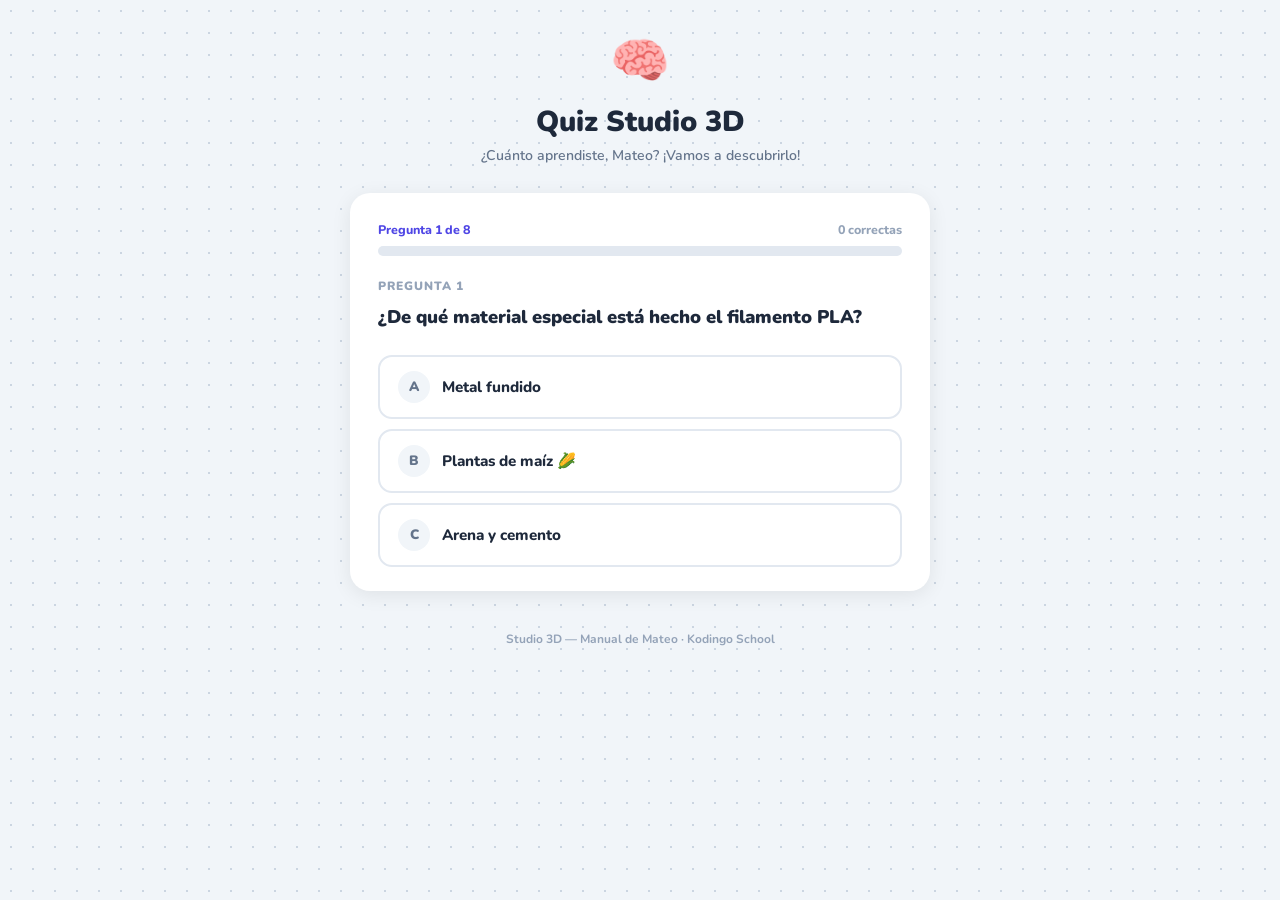
<file: materials/workshops/sessions/2do/unit1/v1/quiz.html>
<!DOCTYPE html>
<html lang="es">
<head>
  <meta charset="UTF-8"/>
  <meta name="viewport" content="width=device-width, initial-scale=1.0"/>
  <title>Quiz Studio 3D — Mateo</title>
  <link href="https://fonts.googleapis.com/css2?family=Nunito:wght@400;600;700;800;900&display=swap" rel="stylesheet"/>
  <style>
    *, *::before, *::after { box-sizing: border-box; margin: 0; padding: 0; }

    body {
      font-family: 'Nunito', sans-serif;
      background: #f1f5f9;
      background-image: radial-gradient(#cbd5e1 1px, transparent 1px);
      background-size: 22px 22px;
      min-height: 100vh;
      padding: 28px 16px 64px;
      color: #1e293b;
      display: flex; flex-direction: column; align-items: center;
    }

    .header { text-align: center; margin-bottom: 28px; }
    .header .icon { font-size: 3rem; display: block; margin-bottom: 8px; }
    .header h1 { font-size: 1.8rem; font-weight: 900; }
    .header .sub { color: #64748b; font-size: 0.88rem; margin-top: 5px; font-weight: 600; }

    .card {
      background: white; border-radius: 20px;
      box-shadow: 0 4px 20px rgba(0,0,0,.08);
      padding: 28px 28px 24px;
      width: 100%; max-width: 580px;
    }

    /* Progress bar */
    .prog-bar-wrap { margin-bottom: 22px; }
    .prog-labels {
      display: flex; justify-content: space-between;
      font-size: 0.78rem; font-weight: 800; color: #94a3b8;
      margin-bottom: 8px;
    }
    .prog-labels .current { color: #4f46e5; }
    .prog-bg { height: 10px; background: #e2e8f0; border-radius: 99px; overflow: hidden; }
    .prog-fill { height: 100%; background: linear-gradient(90deg, #4f46e5, #7c3aed); border-radius: 99px; transition: width .4s ease; }

    /* Question */
    .question-num {
      font-size: 0.75rem; font-weight: 900; text-transform: uppercase;
      letter-spacing: 1px; color: #94a3b8; margin-bottom: 10px;
    }
    .question-text {
      font-size: 1.15rem; font-weight: 900; color: #1e293b;
      line-height: 1.45; margin-bottom: 24px;
    }

    /* Options */
    .options { display: flex; flex-direction: column; gap: 10px; }
    .opt-btn {
      display: flex; align-items: center; gap: 12px;
      padding: 14px 18px; border-radius: 14px;
      border: 2.5px solid #e2e8f0; background: white;
      font-family: inherit; font-size: 0.95rem; font-weight: 800;
      cursor: pointer; text-align: left; color: #1e293b;
      transition: all .15s;
    }
    .opt-btn:not(:disabled):hover { border-color: #a5b4fc; background: #eef2ff; }
    .opt-btn:disabled { cursor: default; }

    .opt-letter {
      width: 32px; height: 32px; flex-shrink: 0;
      border-radius: 50%; background: #f1f5f9;
      display: flex; align-items: center; justify-content: center;
      font-size: 0.85rem; font-weight: 900; color: #64748b;
    }

    .opt-btn.correct { border-color: #22c55e; background: #f0fdf4; }
    .opt-btn.correct .opt-letter { background: #22c55e; color: white; }
    .opt-btn.wrong   { border-color: #ef4444; background: #fef2f2; }
    .opt-btn.wrong .opt-letter   { background: #ef4444; color: white; }

    /* Feedback */
    .feedback {
      display: none; margin-top: 18px;
      padding: 13px 16px; border-radius: 12px;
      font-size: 0.88rem; font-weight: 800; line-height: 1.5;
    }
    .feedback.show { display: block; }
    .feedback.ok  { background: #f0fdf4; color: #15803d; border: 2px solid #bbf7d0; }
    .feedback.bad { background: #fef2f2; color: #dc2626; border: 2px solid #fecaca; }

    .next-btn {
      display: none; margin-top: 20px; width: 100%;
      padding: 14px; background: linear-gradient(135deg, #4f46e5, #7c3aed);
      color: white; border: none; border-radius: 14px;
      font-family: inherit; font-size: 1rem; font-weight: 900;
      cursor: pointer; box-shadow: 0 4px 16px rgba(79,70,229,.3);
      transition: transform .1s;
    }
    .next-btn.show { display: block; }
    .next-btn:active { transform: scale(.98); }

    /* Results screen */
    .results {
      display: none; width: 100%; max-width: 580px;
      background: white; border-radius: 20px;
      box-shadow: 0 4px 20px rgba(0,0,0,.08);
      padding: 40px 28px; text-align: center;
    }
    .results.show { display: block; }
    .res-trophy { font-size: 5rem; display: block; margin-bottom: 12px; }
    .res-score { font-size: 3rem; font-weight: 900; color: #4f46e5; margin-bottom: 6px; }
    .res-label { font-size: 0.95rem; color: #64748b; font-weight: 700; margin-bottom: 20px; }
    .res-stars { font-size: 2.5rem; letter-spacing: 4px; margin-bottom: 16px; display: block; }
    .res-msg { font-size: 1.05rem; font-weight: 800; color: #1e293b; line-height: 1.6; margin-bottom: 24px; }
    .retry-btn {
      padding: 13px 32px; background: #f1f5f9;
      color: #4f46e5; border: 2.5px solid #c7d2fe; border-radius: 99px;
      font-family: inherit; font-size: 0.95rem; font-weight: 900;
      cursor: pointer; transition: all .15s;
    }
    .retry-btn:hover { background: #eef2ff; border-color: #a5b4fc; }

    footer { margin-top: 40px; color: #94a3b8; font-size: 0.75rem; font-weight: 700; text-align: center; }

    @media (max-width: 480px) {
      .card, .results { padding: 24px 18px 20px; }
      .question-text { font-size: 1rem; }
      .opt-btn { font-size: 0.88rem; padding: 12px 14px; }
    }
  </style>
</head>
<body>

<header class="header">
  <span class="icon">🧠</span>
  <h1>Quiz Studio 3D</h1>
  <p class="sub">¿Cuánto aprendiste, Mateo? ¡Vamos a descubrirlo!</p>
</header>

<div class="card" id="quiz-card">
  <div class="prog-bar-wrap">
    <div class="prog-labels">
      <span class="current" id="prog-text">Pregunta 1 de 8</span>
      <span id="score-label">0 correctas</span>
    </div>
    <div class="prog-bg"><div class="prog-fill" id="prog-fill" style="width:0%"></div></div>
  </div>

  <div class="question-num" id="q-num">Pregunta 1</div>
  <div class="question-text" id="q-text"></div>
  <div class="options" id="options"></div>
  <div class="feedback" id="feedback"></div>
  <button class="next-btn" id="next-btn" onclick="nextQuestion()">Siguiente pregunta →</button>
</div>

<div class="results" id="results">
  <span class="res-trophy" id="res-icon">🏆</span>
  <div class="res-score" id="res-score">8/8</div>
  <div class="res-label">respuestas correctas</div>
  <span class="res-stars" id="res-stars">⭐⭐⭐⭐⭐</span>
  <div class="res-msg" id="res-msg"></div>
  <button class="retry-btn" onclick="restart()">🔁 Intentar de nuevo</button>
</div>

<footer>Studio 3D — Manual de Mateo · Kodingo School</footer>

<script>
const QUESTIONS = [
  {
    q: '¿De qué material especial está hecho el filamento PLA?',
    opts: ['Metal fundido', 'Plantas de maíz 🌽', 'Arena y cemento'],
    correct: 1,
    ok:  '¡Correcto! El PLA viene de plantas, por eso es ecológico.',
    bad: 'No exactamente. El PLA está hecho de plantas de maíz, ¡es ecológico!'
  },
  {
    q: '¿Cómo se llama el programa que usamos para DISEÑAR objetos en 3D?',
    opts: ['Bambu Studio', 'Tinkercad ✏️', 'Minecraft'],
    correct: 1,
    ok:  '¡Sí! Tinkercad es donde diseñamos. Bambu Studio es para preparar la impresión.',
    bad: 'Ese no. Usamos Tinkercad para diseñar. Bambu Studio es para preparar la impresión.'
  },
  {
    q: '¿Qué es el nozzle de la impresora?',
    opts: ['La pantalla de control', 'La punta por donde sale el plástico caliente 🔥', 'El carrete del filamento'],
    correct: 1,
    ok:  '¡Exacto! El nozzle sale muy caliente, ¡por eso no lo tocamos!',
    bad: 'No es eso. El nozzle es la punta metálica por donde sale el plástico caliente.'
  },
  {
    q: '¿Para qué sirve "agrupar" formas en Tinkercad?',
    opts: ['Para poner colores al diseño', 'Para juntar varias formas en una sola 🔗', 'Para enviar el diseño a la impresora'],
    correct: 1,
    ok:  '¡Muy bien! Al agrupar, las formas se comportan como un solo objeto.',
    bad: 'No es eso. Agrupar junta varias formas para que se comporten como una sola.'
  },
  {
    q: 'Si quiero un objeto con mucho detalle, ¿qué altura de capa debo elegir?',
    opts: ['1.0mm (muy gruesa)', '0.3mm (normal)', '0.1mm (muy fina) 🔍'],
    correct: 2,
    ok:  '¡Correcto! Capas más finas = más detalle, pero la impresión tarda más.',
    bad: 'No. Capas más FINAS dan más detalle. 0.1mm es la más fina de las opciones.'
  },
  {
    q: '¿Qué hace la "forma agujero" en Tinkercad?',
    opts: ['Dibuja un círculo decorativo', 'Recorta el material al agruparla con otra forma 🕳️', 'Pinta la forma de gris'],
    correct: 1,
    ok:  '¡Genial! Es la varita mágica: al agruparla con otra forma, hace un hueco.',
    bad: 'No es eso. La forma agujero, al agrupar, "come" la parte de la otra forma y hace un hueco.'
  },
  {
    q: '¿Cuál debe ser el PRIMER paso antes de diseñar en Tinkercad?',
    opts: ['Exportar el archivo STL', 'Configurar Bambu Studio', 'Hacer un boceto en papel ✏️'],
    correct: 2,
    ok:  '¡Exacto! Siempre dibujamos la idea primero. Es más fácil borrar en papel.',
    bad: 'No es eso. Primero dibujamos el boceto en papel para organizar las ideas.'
  },
  {
    q: '¿Qué es el relleno (infill) de un objeto impreso?',
    opts: ['El color del filamento', 'La estructura del interior del objeto 🕸️', 'La temperatura de impresión'],
    correct: 1,
    ok:  '¡Muy bien! El infill es como el esqueleto interno que hace el objeto resistente.',
    bad: 'No exactamente. El infill es la estructura interna del objeto. Más porcentaje = más sólido.'
  }
];

const RES = [
  { stars: '⭐', icon: '💪', msg: 'Buena esa, Mateo. ¡Seguí practicando y la próxima te va mejor!' },
  { stars: '⭐⭐', icon: '😊', msg: '¡Vas bien! Repasá la guía y volvé a intentarlo.' },
  { stars: '⭐⭐⭐', icon: '😎', msg: '¡Buen trabajo! Ya sabés bastante de Studio 3D.' },
  { stars: '⭐⭐⭐⭐', icon: '🎉', msg: '¡Excelente, Mateo! Casi perfecto. ¡Sos un pro del Studio 3D!' },
  { stars: '⭐⭐⭐⭐⭐', icon: '🏆', msg: '¡PERFECTO! ¡8 de 8! ¡Sos un verdadero campeón del Studio 3D, Mateo!' }
];

let current = 0, score = 0, answered = false;

function render() {
  const q = QUESTIONS[current];
  document.getElementById('q-num').textContent = `Pregunta ${current + 1}`;
  document.getElementById('q-text').textContent = q.q;
  document.getElementById('prog-text').textContent = `Pregunta ${current + 1} de ${QUESTIONS.length}`;
  document.getElementById('score-label').textContent = `${score} correcta${score !== 1 ? 's' : ''}`;
  document.getElementById('prog-fill').style.width = `${(current / QUESTIONS.length) * 100}%`;

  const fb = document.getElementById('feedback');
  fb.className = 'feedback';
  fb.textContent = '';

  document.getElementById('next-btn').classList.remove('show');
  answered = false;

  document.getElementById('options').innerHTML = q.opts.map((opt, i) => `
    <button class="opt-btn" onclick="answer(${i})" id="opt-${i}">
      <span class="opt-letter">${['A','B','C'][i]}</span>
      ${opt}
    </button>`).join('');
}

function answer(idx) {
  if (answered) return;
  answered = true;

  const q = QUESTIONS[current];
  const isCorrect = idx === q.correct;
  if (isCorrect) score++;

  document.querySelectorAll('.opt-btn').forEach((btn, i) => {
    btn.disabled = true;
    if (i === q.correct) btn.classList.add('correct');
    else if (i === idx && !isCorrect) btn.classList.add('wrong');
  });

  const fb = document.getElementById('feedback');
  fb.textContent = (isCorrect ? '✅ ' : '❌ ') + (isCorrect ? q.ok : q.bad);
  fb.className = `feedback show ${isCorrect ? 'ok' : 'bad'}`;

  document.getElementById('score-label').textContent = `${score} correcta${score !== 1 ? 's' : ''}`;

  const nextBtn = document.getElementById('next-btn');
  nextBtn.textContent = current < QUESTIONS.length - 1 ? 'Siguiente pregunta →' : 'Ver resultado 🎯';
  nextBtn.classList.add('show');
}

function nextQuestion() {
  current++;
  if (current >= QUESTIONS.length) {
    showResults();
  } else {
    render();
  }
}

function showResults() {
  document.getElementById('quiz-card').style.display = 'none';
  const res = document.getElementById('results');
  res.classList.add('show');

  const pct = score / QUESTIONS.length;
  const tier = pct === 1 ? 4 : pct >= 0.875 ? 3 : pct >= 0.625 ? 2 : pct >= 0.375 ? 1 : 0;
  const r = RES[tier];

  document.getElementById('res-score').textContent = `${score}/${QUESTIONS.length}`;
  document.getElementById('res-stars').textContent = r.stars;
  document.getElementById('res-icon').textContent = r.icon;
  document.getElementById('res-msg').textContent = r.msg;
  document.getElementById('prog-fill').style.width = '100%';
}

function restart() {
  current = 0; score = 0; answered = false;
  document.getElementById('quiz-card').style.display = 'block';
  document.getElementById('results').classList.remove('show');
  render();
}

render();
</script>
</body>
</html>
</file>
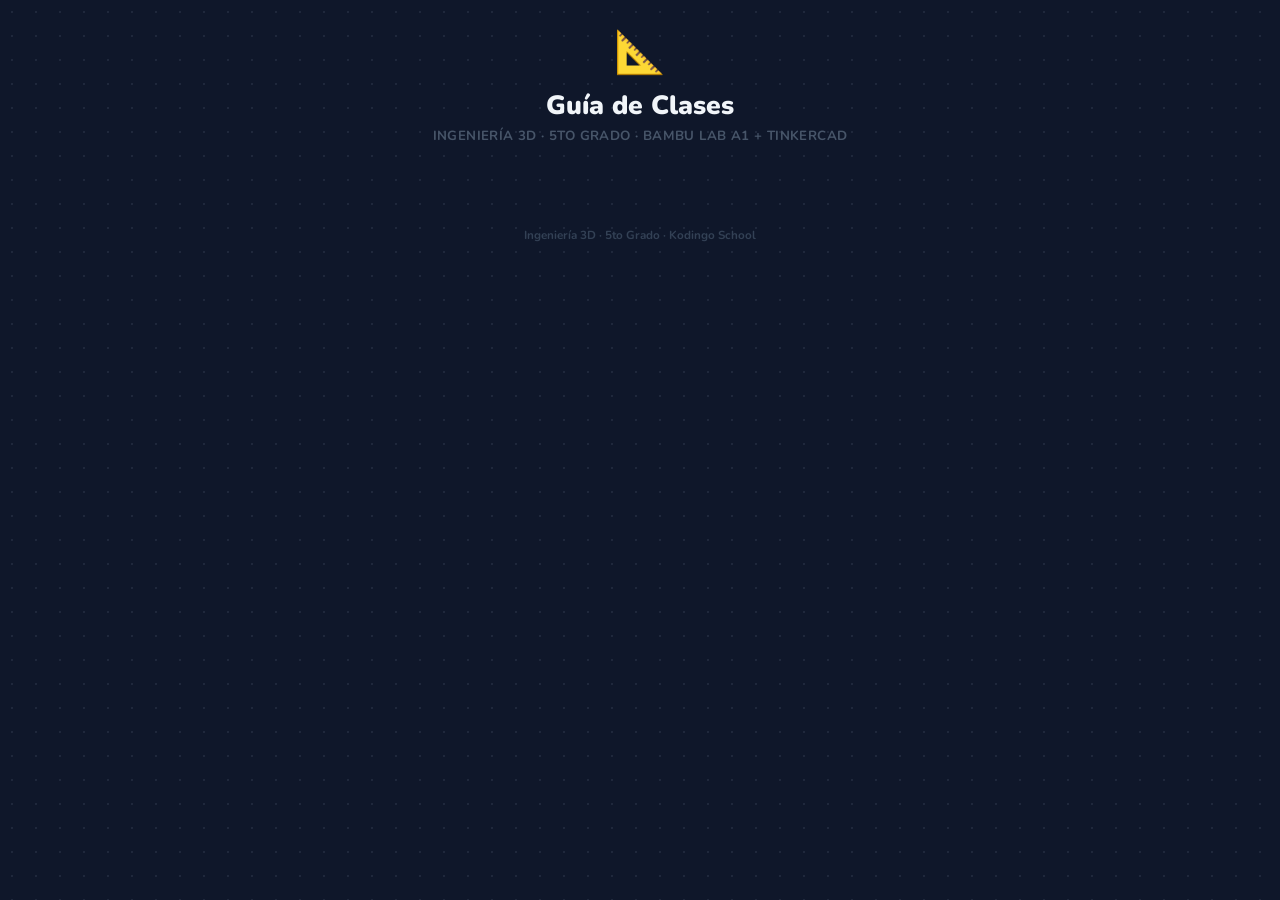
<file: materials/workshops/sessions/5to/unit1/v1/guide.html>
<!DOCTYPE html>
<html lang="es">
<head>
  <meta charset="UTF-8"/>
  <meta name="viewport" content="width=device-width, initial-scale=1.0"/>
  <title>Guía Ingeniería 3D — 5to Grado</title>
  <link href="https://fonts.googleapis.com/css2?family=Nunito:wght@400;600;700;800;900&display=swap" rel="stylesheet"/>
  <style>
    *, *::before, *::after { box-sizing: border-box; margin: 0; padding: 0; }

    body {
      font-family: 'Nunito', sans-serif;
      background: #0f172a;
      background-image: radial-gradient(rgba(148,163,184,.12) 1px, transparent 1px);
      background-size: 24px 24px;
      min-height: 100vh;
      padding: 24px 16px 64px;
      color: #e2e8f0;
    }

    .header { text-align: center; margin-bottom: 24px; }
    .header .icon { font-size: 2.6rem; display: block; margin-bottom: 6px; }
    .header h1 { font-size: 1.65rem; font-weight: 900; color: #f1f5f9; }
    .header .sub { color: #475569; font-size: 0.83rem; margin-top: 4px; font-weight: 700; letter-spacing: .4px; }

    /* Module filter */
    .mod-filter {
      display: flex; gap: 6px; justify-content: center;
      flex-wrap: wrap; margin-bottom: 18px;
      max-width: 660px; margin-inline: auto;
    }
    .mod-btn {
      padding: 7px 14px; border-radius: 99px; border: none;
      font-family: inherit; font-size: 0.78rem; font-weight: 800;
      cursor: pointer; background: #1e293b; color: #475569;
      border: 1px solid #334155; transition: all .2s;
    }
    .mod-btn:hover { border-color: #475569; color: #94a3b8; }
    .mod-btn.active { color: white; border-color: transparent; }

    /* Class list */
    .class-list { max-width: 660px; margin: 0 auto; display: flex; flex-direction: column; gap: 10px; }
    .cls-wrap { border-radius: 16px; overflow: hidden; border: 1px solid #334155; }

    .cls-header {
      display: flex; align-items: center; gap: 12px;
      padding: 14px 18px; cursor: pointer; user-select: none;
      background: #1e293b; border-bottom: 1px solid transparent; transition: background .15s;
    }
    .cls-header:hover { background: #243347; }
    .cls-wrap.open .cls-header { border-bottom-color: #334155; }

    .cls-num-badge {
      width: 36px; height: 36px; border-radius: 10px; flex-shrink: 0;
      display: flex; align-items: center; justify-content: center;
      font-size: 0.83rem; font-weight: 900; color: white;
    }
    .cls-hinfo { flex: 1; min-width: 0; }
    .cls-htitle { font-size: 0.9rem; font-weight: 900; line-height: 1.3; color: #e2e8f0; }
    .cls-hmeta { display: flex; gap: 8px; margin-top: 3px; flex-wrap: wrap; align-items: center; }

    .badge { font-size: 0.61rem; font-weight: 800; padding: 2px 8px; border-radius: 99px; }
    .b-inv   { background: rgba(20,184,166,.18); color: #5eead4; }
    .b-tol   { background: rgba(99,102,241,.18); color: #a5b4fc; }
    .b-opt   { background: rgba(245,158,11,.18); color: #fcd34d; }
    .b-func  { background: rgba(249,115,22,.18); color: #fdba74; }
    .b-eng   { background: rgba(236,72,153,.18); color: #f9a8d4; }

    .cls-dur { font-size: 0.7rem; color: #475569; font-weight: 700; }
    .cls-diff { font-size: 0.68rem; }
    .cls-chevron { color: #334155; font-size: 1.2rem; transition: transform .25s; flex-shrink: 0; }
    .cls-wrap.open .cls-chevron { transform: rotate(90deg); }

    /* Guide content */
    .cls-guide { display: none; background: #1a2537; }
    .cls-wrap.open .cls-guide { display: block; }

    .guide-section { padding: 16px 20px; border-bottom: 1px solid #1e293b; }
    .guide-section:last-child { border-bottom: none; }
    .gs-title {
      display: flex; align-items: center; gap: 7px;
      font-size: 0.72rem; font-weight: 900; text-transform: uppercase;
      letter-spacing: .6px; color: #475569; margin-bottom: 10px;
    }

    /* Objetivo */
    .objetivo-text {
      font-size: 0.9rem; font-weight: 700; color: #e2e8f0;
      background: #1e293b; border-radius: 10px; padding: 11px 14px;
      border-left: 3px solid #6366f1; line-height: 1.5;
    }

    /* Conceptos clave */
    .conceptos { display: flex; flex-wrap: wrap; gap: 8px; }
    .concepto {
      background: #1e293b; border: 1px solid #334155;
      border-radius: 10px; padding: 9px 13px;
    }
    .concepto-term { font-size: 0.82rem; font-weight: 900; color: #a5b4fc; margin-bottom: 2px; }
    .concepto-def  { font-size: 0.75rem; font-weight: 700; color: #475569; line-height: 1.4; }

    /* Necesitás */
    .needs-list { display: flex; flex-direction: column; gap: 6px; }
    .need-item { display: flex; align-items: flex-start; gap: 8px; font-size: 0.83rem; font-weight: 700; color: #94a3b8; }
    .need-icon { font-size: 1rem; flex-shrink: 0; margin-top: 1px; }

    /* Config Bambu */
    .bambu-grid { display: grid; grid-template-columns: 1fr 1fr; gap: 8px; }
    .bambu-item { background: #1e293b; border-radius: 10px; padding: 10px 12px; border: 1px solid #1d4ed8; }
    .bambu-label { font-size: 0.66rem; font-weight: 900; color: #60a5fa; text-transform: uppercase; letter-spacing: .5px; margin-bottom: 2px; }
    .bambu-val { font-size: 0.86rem; font-weight: 800; color: #bfdbfe; }

    /* Steps */
    .steps-list { display: flex; flex-direction: column; gap: 8px; }
    .step { display: flex; gap: 10px; align-items: flex-start; }
    .step-num {
      width: 24px; height: 24px; border-radius: 50%; flex-shrink: 0;
      display: flex; align-items: center; justify-content: center;
      font-size: 0.7rem; font-weight: 900; color: white; margin-top: 2px;
    }
    .step-text { font-size: 0.85rem; font-weight: 700; color: #94a3b8; line-height: 1.55; flex: 1; }
    .step-text strong { color: #e2e8f0; }

    /* Para pensar */
    .reflexion-list { display: flex; flex-direction: column; gap: 8px; }
    .reflexion {
      display: flex; gap: 8px; align-items: flex-start;
      background: #1e293b; border-radius: 10px; padding: 10px 13px;
      border: 1px solid #334155;
    }
    .ref-icon { font-size: 1rem; flex-shrink: 0; }
    .ref-text { font-size: 0.82rem; font-weight: 700; color: #94a3b8; line-height: 1.5; }

    /* Tips */
    .tips-list { display: flex; flex-direction: column; gap: 8px; }
    .tip {
      display: flex; gap: 8px; align-items: flex-start;
      background: rgba(250,204,21,.06); border-radius: 10px; padding: 10px 12px;
      border: 1px solid rgba(250,204,21,.15);
    }
    .tip-icon { font-size: 1rem; flex-shrink: 0; }
    .tip-text { font-size: 0.82rem; font-weight: 700; color: #a16207; line-height: 1.5; }
    .tip-text { color: #fde68a; }

    /* Alert */
    .extra-alert {
      background: rgba(239,68,68,.08); border: 1px solid rgba(239,68,68,.25);
      border-radius: 10px; padding: 10px 14px;
      font-size: 0.82rem; font-weight: 800; color: #fca5a5;
      display: flex; gap: 8px; align-items: flex-start; margin-top: 8px;
    }

    footer { text-align: center; margin-top: 40px; color: #334155; font-size: 0.73rem; font-weight: 700; }

    @media (max-width: 480px) {
      .cls-header { padding: 12px 14px; }
      .guide-section { padding: 14px 15px; }
      .bambu-grid { grid-template-columns: 1fr; }
      .conceptos { flex-direction: column; }
    }
  </style>
</head>
<body>

<header class="header">
  <span class="icon">📐</span>
  <h1>Guía de Clases</h1>
  <p class="sub">INGENIERÍA 3D · 5TO GRADO · BAMBU LAB A1 + TINKERCAD</p>
</header>

<div class="mod-filter" id="mod-filter"></div>
<div class="class-list" id="class-list"></div>

<footer>Ingeniería 3D · 5to Grado · Kodingo School</footer>

<script>
const MOD_COLORS = ['#0f766e','#1d4ed8','#b45309','#7c3aed','#be123c'];

const CLASSES = [
  /* ─── MÓDULO 1 ─────────────────────────────────── */
  {
    num:1, mod:1, type:'inv', dur:'45 min', diff:2,
    name:'Desmontamos y medimos un objeto cotidiano',
    objetivo:'Analizar un objeto real y producir un boceto técnico con cotas (dimensiones en mm) desde 3 vistas: frente, lateral y superior.',
    conceptos:[
      { t:'Ingeniería inversa', d:'Analizar un objeto ya construido para entender cómo fue diseñado.' },
      { t:'Cota', d:'Medida dimensional en un plano técnico, expresada en mm.' },
      { t:'Vistas ortogonales', d:'Dibujar el objeto desde arriba, frente y costado.' }
    ],
    needs:[
      { icon:'📏', text:'Calibre o regla milimétrica' },
      { icon:'📦', text:'Objeto cotidiano pequeño: goma, lapicera, tarjetero, etc.' },
      { icon:'📄', text:'Papel cuadriculado y lápiz' }
    ],
    bambu:null,
    steps:[
      { s:'Elegí el objeto. Obs ervalo: ¿cuántas partes tiene? ¿Qué formas básicas ves?' },
      { s:'Medí las dimensiones principales con el calibre: largo, ancho, alto. Anotá.' },
      { s:'Dibujá en papel cuadriculado las <strong>3 vistas</strong>: frente, lateral derecho y superior.' },
      { s:'Agregá las cotas (medidas) en cada vista con flechas y números en mm.' },
      { s:'Identificá qué formas básicas de Tinkercad usarías: cajas, cilindros, esferas, etc.' },
      { s:'Hacé una lista de "ingredientes": "2 cajas + 1 cilindro + 1 hole".' }
    ],
    reflexion:[
      '¿Cuántas formas básicas distintas tiene el objeto? ¿Alguna es un "hole"?',
      '¿Hay alguna medida que no podés medir directamente? ¿Cómo la calculás?'
    ],
    tips:[
      'Un calibre digital es ideal, pero una regla milimétrica alcanza para empezar.',
      'No hace falta que el boceto sea perfecto — lo importante es que tenga las medidas.',
      'Si el objeto es muy complejo, simplificalo: enfocate en la forma principal.'
    ]
  },
  {
    num:2, mod:1, type:'inv', dur:'50 min', diff:3,
    name:'Recreamos el objeto en Tinkercad con medidas exactas',
    objetivo:'Construir en Tinkercad el modelo del objeto medido en la clase 1, usando las cotas del boceto como referencia exacta.',
    conceptos:[
      { t:'Precisión dimensional', d:'Que el modelo digital tenga las mismas medidas que el objeto real.' },
      { t:'Exportar STL', d:'Convertir el diseño de Tinkercad a un archivo que la impresora puede leer.' }
    ],
    needs:[
      { icon:'📄', text:'El boceto de la Clase 1 con cotas' },
      { icon:'💻', text:'Tinkercad (tinkercad.com)' }
    ],
    bambu:{ perfil:'0.20mm Standard', filamento:'PLA', infill:'15%', soportes:'Según diseño', extra:'Tamaño máximo recomendado: 80×80×60mm' },
    steps:[
      { s:'Abrí Tinkercad → New 3D Design. Poné el boceto <strong>visible al lado de la pantalla</strong>.' },
      { s:'Empezá por la <strong>forma más grande</strong>. Usá las cotas del boceto como referencia.' },
      { s:'Agregá las formas secundarias. Usá <strong>Align</strong> para centrar con precisión.' },
      { s:'Aplicá los holes donde corresponda (partes huecas del objeto original).' },
      { s:'Comparación intermedia: mirá el modelo desde las mismas 3 vistas del boceto. ¿Coinciden las proporciones?' },
      { s:'Cuando estés conforme, Export → <strong>.STL</strong>. Abrí en Bambu Studio y revisá el preview.' },
      { s:'Print. Guardá el STL con nombre descriptivo: "objeto-original-v1.stl".' }
    ],
    reflexion:[
      '¿Qué fue lo más difícil de reproducir? ¿Por qué?',
      '¿Hay alguna forma en el objeto real que no podés hacer en Tinkercad? ¿Qué harías?'
    ],
    tips:[
      'Tinkercad muestra las dimensiones en tiempo real al seleccionar un objeto. Úsalo para verificar.',
      'Si el objeto tiene curvas complejas, simplificalas: usá un cilindro en vez de una curva perfecta.',
      'Align + centrado en X e Y es esencial para que las formas queden simétricas.'
    ]
  },
  {
    num:3, mod:1, type:'inv', dur:'45 min', diff:2,
    name:'Imprimimos y comparamos con el original',
    objetivo:'Medir la pieza impresa y compararla con el objeto original y el diseño digital. Calcular el error porcentual.',
    conceptos:[
      { t:'Error dimensional', d:'Diferencia entre la medida diseñada y la medida real de la pieza impresa.' },
      { t:'Error porcentual', d:'Error / medida original × 100. Ejemplo: 0.3mm en 30mm = 1% de error.' },
      { t:'Factor de corrección', d:'Multiplicador que compensa el error. Si la pieza sale 1% más pequeña, se diseña 1% más grande.' }
    ],
    needs:[
      { icon:'📁', text:'STL de la Clase 2' },
      { icon:'🖨️', text:'Bambu Lab A1 + filamento PLA' },
      { icon:'📏', text:'Calibre para medir la pieza impresa' },
      { icon:'📄', text:'Tabla de comparación (papel y lápiz)' }
    ],
    bambu:{ perfil:'0.20mm Standard', filamento:'PLA', infill:'15%', soportes:'Según diseño', extra:null },
    steps:[
      { s:'Imprimí la pieza de la Clase 2.' },
      { s:'Cuando esté fría, medí con el calibre las mismas dimensiones que mediste en el objeto original.' },
      { s:'Completá la tabla de comparación:\n Dimensión | Original | Diseño | Impreso | Diferencia' },
      { s:'Calculá el error: diferencia / original × 100 = error %.' },
      { s:'¿El error es consistente en todas las dimensiones, o varía? Anotá la conclusión.' },
      { s:'Calculá el factor de corrección para la próxima vez: si sale 0.5% más pequeño, diseñá 0.5% más grande.' }
    ],
    reflexion:[
      '¿El error es mayor en X, en Y o en Z? ¿Por qué creés que pasa eso?',
      '¿Con qué herramienta en la clase anterior podés compensar este error automáticamente?'
    ],
    tips:[
      'El error típico de una Bambu A1 es menor a 0.5% — es muy precisa.',
      'El eje Z suele tener menos error que X e Y porque depende de la altura de capa.',
      'Guardá esta tabla: vas a necesitarla para calcular tolerancias en la Clase 5.'
    ]
  },

  /* ─── MÓDULO 2 ─────────────────────────────────── */
  {
    num:4, mod:2, type:'tol', dur:'45 min', diff:3,
    name:'¿Por qué la pieza impresa no mide exactamente lo diseñado?',
    objetivo:'Entender por qué la impresión FDM produce piezas ligeramente más pequeñas y encontrar el factor de corrección para esta impresora.',
    conceptos:[
      { t:'Contracción térmica', d:'El plástico se encoge al enfriarse. Esto hace que la pieza impresa sea ligeramente más pequeña.' },
      { t:'Tolerancia de fabricación', d:'Rango de error aceptable en una dimensión. Ej: 20mm ± 0.3mm.' },
      { t:'FDM', d:'Fused Deposition Modeling: el método de impresión 3D que usa la Bambu A1 (filamento fundido).' }
    ],
    needs:[
      { icon:'💻', text:'Tinkercad' },
      { icon:'🖨️', text:'Bambu Lab A1 + PLA' },
      { icon:'📏', text:'Calibre' }
    ],
    bambu:{ perfil:'0.20mm Standard', filamento:'PLA', infill:'20%', soportes:'No', extra:'Imprimí los 3 cubos juntos en un solo trabajo' },
    steps:[
      { s:'Diseñá en Tinkercad 3 cubos: <strong>20×20×20mm</strong>, <strong>30×30×30mm</strong> y <strong>50×50×20mm</strong>.' },
      { s:'Exportá los 3 en un mismo STL. En Bambu Studio, ponelos separados en la placa.' },
      { s:'Imprimí con infill 20% para que sean sólidos y fáciles de medir.' },
      { s:'Cuando estén fríos, medí cada dimensión de los 3 cubos con el calibre. Anotá todo.' },
      { s:'Calculá el error promedio en X, Y y Z para cada cubo.' },
      { s:'¿El error escala con el tamaño? Hacé la tabla: error en mm y error en %.' },
      { s:'Conclusión: encontrá el factor de corrección promedio de esta impresora.' }
    ],
    reflexion:[
      '¿El error en porcentaje es constante sin importar el tamaño del objeto?',
      '¿Cuándo importa mucho el error y cuándo no importa casi nada?'
    ],
    tips:[
      'El PLA de la Bambu A1 suele contraerse entre 0.2% y 0.5%. Menos que muchos materiales.',
      'Para objetos decorativos, el error no importa. Para piezas que deben encajar, es crítico.',
      'Guardá este factor de corrección — lo vas a aplicar en la Clase 5.'
    ]
  },
  {
    num:5, mod:2, type:'tol', dur:'50 min', diff:4,
    name:'Diseñamos un encastre que funciona (ajuste deslizante)',
    objetivo:'Diseñar dos piezas (macho y hembra) que se conecten con un ajuste deslizante, aplicando la tolerancia correcta.',
    conceptos:[
      { t:'Ajuste deslizante', d:'Las piezas se unen con un poco de juego — entran fácil pero no se mueven solas.' },
      { t:'Ajuste a presión', d:'Las piezas se unen con fuerza y quedan fijas sin pegamento.' },
      { t:'Clearance', d:'El espacio extra que se deja entre dos piezas para que encajen. Típico: 0.2mm–0.5mm por lado.' }
    ],
    needs:[
      { icon:'💻', text:'Tinkercad' },
      { icon:'🖨️', text:'Bambu Lab A1 + PLA' },
      { icon:'📏', text:'Calibre' },
      { icon:'📄', text:'Tabla de corrección de la Clase 4' }
    ],
    bambu:{ perfil:'0.20mm Standard', filamento:'PLA', infill:'20%', soportes:'No', extra:'Imprimí macho y hembra en el mismo trabajo' },
    steps:[
      { s:'<strong>Pieza macho:</strong> Caja de 30×30×15mm con un pin cuadrado de 10×10×8mm centrado en la cara superior.' },
      { s:'<strong>Pieza hembra:</strong> Caja de 30×30×15mm con un hueco de <strong>10.6×10.6×8.5mm</strong> (pin + 0.3mm por lado de clearance).' },
      { s:'Usá Align para centrar el pin en la macho y el hueco en la hembra.' },
      { s:'Exportá los dos en un STL. Imprimí juntos.' },
      { s:'Probá el encastre: ¿desliza bien? ¿Queda suelto? ¿Queda muy ajustado?' },
      { s:'Si no funciona: anotá qué pasó y diseñá una versión 2 ajustando el clearance.' }
    ],
    reflexion:[
      '¿Qué pasa si ponés 0.1mm de clearance en vez de 0.3mm?',
      '¿Para qué objeto real usarías un ajuste a presión? ¿Para cuál usarías deslizante?'
    ],
    tips:[
      'Para ajuste deslizante con PLA: 0.25mm–0.35mm de clearance por lado. Empezá con 0.3mm.',
      'Para ajuste a presión: 0.05mm–0.1mm de clearance. Las piezas van a necesitar fuerza para unirse.',
      'Imprimí siempre ambas piezas juntas para que tengan las mismas condiciones de temperatura.'
    ]
  },
  {
    num:6, mod:2, type:'tol', dur:'60 min', diff:4,
    name:'Sistema de piezas modulares intercambiables',
    objetivo:'Diseñar un conector estándar y tres módulos diferentes que se unan entre sí usando ese conector.',
    conceptos:[
      { t:'Modularidad', d:'Diseñar piezas independientes que funcionan juntas gracias a una interfaz común.' },
      { t:'Interfaz estándar', d:'El conector que comparten todos los módulos. Si cambia, nada encaja.' },
      { t:'Interoperabilidad', d:'Cualquier módulo puede conectarse con cualquier otro.' }
    ],
    needs:[
      { icon:'💻', text:'Tinkercad' },
      { icon:'🖨️', text:'Bambu Lab A1 + PLA (idealmente 3 colores)' }
    ],
    bambu:{ perfil:'0.20mm Standard', filamento:'PLA', infill:'20%', soportes:'No', extra:'Imprimí los 3 módulos en el mismo trabajo si caben' },
    steps:[
      { s:'<strong>Definí el conector estándar</strong>: pin cuadrado de 8×8×5mm (macho) y hueco de 8.6×8.6×5.5mm (hembra) con 0.3mm de clearance.' },
      { s:'<strong>Módulo base</strong>: caja 40×40×10mm con pin macho en una cara y hueco hembra en la cara opuesta.' },
      { s:'<strong>Módulo 2</strong>: cilindro hueco (organizador). Mismas conexiones que el base.' },
      { s:'<strong>Módulo 3</strong>: L-shape (ángulo de 90°). Mismas conexiones.' },
      { s:'Exportá los 3 módulos en STLs separados. Imprimí con colores distintos si podés.' },
      { s:'Probá todas las combinaciones: ¿cualquiera encaja con cualquiera?' }
    ],
    reflexion:[
      '¿Qué pasa si uno de los módulos tiene el conector 0.1mm más grande que los otros?',
      '¿Conocés algún sistema modular real que funcione igual? (Lego, USB, tuberías...)'
    ],
    tips:[
      'El conector estándar es lo más importante — si está bien, todo lo demás funciona.',
      'Imprimí primero solo el conector y probalo antes de hacer los 3 módulos completos.',
      'Con 3 módulos ya tenés 6 combinaciones posibles. ¡Eso es el poder de la modularidad!'
    ]
  },

  /* ─── MÓDULO 3 ─────────────────────────────────── */
  {
    num:7, mod:3, type:'opt', dur:'60 min', diff:3,
    name:'Orientación: misma pieza, 3 orientaciones, 3 resistencias',
    objetivo:'Imprimir la misma pieza en 3 orientaciones diferentes y comparar cuál es más resistente a la rotura.',
    conceptos:[
      { t:'Líneas de capa', d:'Las capas son la zona más débil de la pieza — la rotura suele seguirlas.' },
      { t:'Orientación óptima', d:'Poner la pieza de modo que las fuerzas vayan perpendiculares a las capas.' },
      { t:'Anisotropía', d:'La pieza impresa no es igual de resistente en todas las direcciones.' }
    ],
    needs:[
      { icon:'💻', text:'Tinkercad: diseñá un gancho simple (L de 60×30mm con 8mm de grosor)' },
      { icon:'🖨️', text:'Bambu Lab A1 + PLA' },
      { icon:'⚖️', text:'Pesas o libros para aplicar carga (500g–1kg)' }
    ],
    bambu:{ perfil:'0.20mm Standard', filamento:'PLA', infill:'30%', soportes:'En orientación 2 y 3', extra:'Imprimí los 3 por separado o bien identificados con texto en relieve' },
    steps:[
      { s:'Diseñá el gancho en Tinkercad: forma L con dimensiones 60×30×8mm.' },
      { s:'En Bambu Studio, orientalo de 3 formas: <strong>A</strong> = parado (pared L vertical), <strong>B</strong> = plano (L horizontal), <strong>C</strong> = acostado (L de costado).' },
      { s:'Slice cada orientación y anotá: tiempo, soportes necesarios y cantidad de material.' },
      { s:'Imprimí los 3 ganchos. Marcalos A, B y C.' },
      { s:'Colgá cada gancho y colgá peso progresivamente. Anotá con cuántos gramos se dobló o rompió.' },
      { s:'Conclusión: ¿cuál orientación da más resistencia? ¿Coincide con la predicción?' }
    ],
    reflexion:[
      '¿Por qué la orientación cambia tanto la resistencia si es el mismo diseño?',
      '¿En qué dirección aplicarías la fuerza para que cualquier pieza sea más resistente?'
    ],
    tips:[
      'La orientación A (parada) suele ser la más resistente para un gancho — la fuerza va perpendicular a las capas.',
      'Más soportes no es necesariamente malo — a veces valen la pena para la orientación óptima.',
      'Este experimento es el mismo que hacen los ingenieros para certificar piezas de avión.'
    ]
  },
  {
    num:8, mod:3, type:'opt', dur:'50 min', diff:3,
    name:'Infill avanzado: gyroid, honeycomb y lightning comparados',
    objetivo:'Imprimir el mismo cubo con tres patrones de relleno distintos y comparar peso, resistencia y tiempo de impresión.',
    conceptos:[
      { t:'Gyroid', d:'Patrón con resistencia igual en todas las direcciones. Ideal para piezas que reciben fuerzas variadas.' },
      { t:'Honeycomb', d:'Patrón hexagonal. Muy resistente con poco material. Ideal para piezas que reciben carga vertical.' },
      { t:'Lightning', d:'Patrón mínimo para piezas decorativas. Muy rápido, muy ligero, poca resistencia.' }
    ],
    needs:[
      { icon:'💻', text:'Bambu Studio (los patrones se eligen ahí, no en Tinkercad)' },
      { icon:'🖨️', text:'Bambu Lab A1 + PLA' },
      { icon:'⚖️', text:'Balanza para pesar los cubos (opcional)' }
    ],
    bambu:{ perfil:'0.20mm Standard', filamento:'PLA', infill:'20%', soportes:'No', extra:'El mismo cubo 40×40×40mm, solo cambia el patrón de relleno' },
    steps:[
      { s:'Diseñá un cubo de 40×40×40mm en Tinkercad. Exportá el STL.' },
      { s:'En Bambu Studio: cargá el STL 3 veces (3 copias). Asigná a cada una un patrón diferente: gyroid, honeycomb y lightning. Todas al 20% de infill.' },
      { s:'Slice: anotá para cada cubo el tiempo estimado y el peso de material (gramos).' },
      { s:'Imprimí los 3 cubos.' },
      { s:'Compará a simple vista cortando uno de cada tipo con un cuchillo (pedí ayuda si hace falta).' },
      { s:'Opcional: pesá los 3 cubos en una balanza. ¿Hay diferencia a pesar de usar el mismo 20%?' }
    ],
    reflexion:[
      '¿Por qué el mismo porcentaje de infill puede dar diferentes pesos?',
      '¿Cuándo elegirías lightning? ¿Cuándo elegirías gyroid?'
    ],
    tips:[
      'En Bambu Studio, el patrón de relleno no está en la pantalla principal — buscalo en "Advanced settings".',
      'Gyroid es el más versátil: si no sabés cuál elegir, elegí gyroid.',
      'Lightning puede ahorrar 15-25% de material en piezas decorativas.',
    ]
  },
  {
    num:9, mod:3, type:'opt', dur:'45 min', diff:2,
    name:'Multi-color: cambio de filamento en una capa específica',
    objetivo:'Usar la función de pausa/cambio de filamento de la Bambu A1 para crear un objeto con dos colores en capas diferenciadas.',
    conceptos:[
      { t:'Cambio de filamento manual', d:'Pausar la impresión en una capa específica para cambiar el color o material.' },
      { t:'AMS (Automatic Material System)', d:'Sistema de la Bambu A1 que cambia filamentos automáticamente. Hasta 4 colores sin intervención.' }
    ],
    needs:[
      { icon:'🖨️', text:'Bambu Lab A1 + 2 rollos de PLA de colores diferentes' },
      { icon:'💻', text:'Bambu Studio' }
    ],
    bambu:{ perfil:'0.20mm Standard', filamento:'PLA (2 colores)', infill:'15%', soportes:'No', extra:'La división de color queda en la capa que elijas en Bambu Studio' },
    steps:[
      { s:'Diseñá un objeto simple en Tinkercad (una placa 80×40×15mm, o un cubo con texto en relieve).' },
      { s:'En Bambu Studio: slice el objeto. Usá el <strong>slider de capas</strong> para decidir en qué capa querés el cambio de color.' },
      { s:'Menú → <strong>Add Color Change</strong> → elegí la capa exacta.' },
      { s:'Si tenés AMS: asignale un color diferente a cada filamento en Bambu Studio. El cambio es automático.' },
      { s:'Si no tenés AMS: la impresora va a pausar sola en esa capa y esperar que cambies el filamento manualmente.' },
      { s:'Imprimí. Si es manual, estate cerca para el cambio. La pausa dura solo unos segundos.' }
    ],
    reflexion:[
      '¿Cómo harías un texto en un color distinto al fondo del objeto?',
      '¿Qué objetos se beneficiarían de tener múltiples colores en capas?'
    ],
    tips:[
      'El AMS de la A1 es una de sus mejores funciones — usalo si está disponible.',
      'Para que el texto quede en un color diferente al fondo, el cambio debe ocurrir antes de que empiece el relieve del texto.',
      'Bambu Studio muestra el preview en colores exactamente como va a quedar impreso — revisalo antes de imprimir.'
    ]
  },

  /* ─── MÓDULO 4 ─────────────────────────────────── */
  {
    num:10, mod:4, type:'func', dur:'60 min', diff:5,
    name:'Una bisagra impresa en una sola pieza',
    objetivo:'Diseñar e imprimir una bisagra funcional que se mueva sin necesidad de ensamble posterior, usando el concepto de clearance en piezas móviles.',
    conceptos:[
      { t:'Pieza impresa en un solo trabajo', d:'Una sola impresión que produce algo que ya se mueve al salir de la impresora.' },
      { t:'Clearance en piezas móviles', d:'El espacio mínimo entre dos partes móviles para que se muevan sin fricción excesiva. Para PLA: 0.3mm–0.5mm.' }
    ],
    needs:[
      { icon:'💻', text:'Tinkercad' },
      { icon:'🖨️', text:'Bambu Lab A1 + PLA' }
    ],
    bambu:{ perfil:'0.10mm Fine', filamento:'PLA', infill:'40%', soportes:'Sí (solo bajo el eje)', extra:'Imprimir con la bisagra en posición abierta (eje horizontal)' },
    steps:[
      { s:'<strong>Panel A:</strong> Caja 50×20×5mm con 2 orejetas en un extremo: cilindros de 8mm diámetro × 6mm alto. Las orejetas deben estar separadas entre sí dejando un hueco de 8.6mm.' },
      { s:'<strong>Panel B:</strong> Caja 50×20×5mm con 1 orejeta central: cilindro de 8mm diámetro × 8mm alto. Este panel encaja en el hueco del Panel A.' },
      { s:'<strong>El eje:</strong> Cilindro de <strong>7.4mm diámetro</strong> × 22mm largo (8mm - 0.3mm clearance por lado). Debe pasar por los 3 agujeros de las orejetas.' },
      { s:'Perforá las 3 orejetas con un hole cilíndrico de <strong>7.4mm</strong> (diámetro del eje + 0.3mm clearance).' },
      { s:'Armá la bisagra: A + B con las orejetas entrelazadas + eje pasando por todo. En Tinkercad se ve armada — exportá así.' },
      { s:'En Bambu Studio: orientá con el eje horizontal. Activá soportes automáticos (solo para el eje). Imprimir a 0.10mm para mayor detalle.' },
      { s:'Al terminar: retirá los soportes del eje y probá el movimiento. ¿La bisagra se mueve?' }
    ],
    reflexion:[
      '¿Por qué el eje mide 7.4mm si los agujeros miden 7.4mm? ¿No deberían ser iguales?',
      '¿Qué pasaría si imprimís la bisagra cerrada (eje vertical) en vez de abierta?'
    ],
    tips:[
      '0.10mm Fine da el mejor acabado para las superficies que rozan. Vale la pena el tiempo extra.',
      'Si la bisagra queda muy dura, lijá el eje levemente con lija 400.',
      'Imprimí primero solo las orejetas como prueba de tolerancia antes de hacer el diseño completo.',
      extra_alert:'⚠️ Este es el diseño más complejo hasta ahora. Si la primera versión no mueve, ajustá el clearance a 0.4mm y reimprimí.'
    ]
  },
  {
    num:11, mod:4, type:'func', dur:'60 min', diff:4,
    name:'Organizador modular con compartimentos intercambiables',
    objetivo:'Diseñar un sistema de escritorio compuesto por una base y 4 compartimentos que se pueden reorganizar según la necesidad.',
    conceptos:[
      { t:'Diseño de sistema', d:'Planificar múltiples piezas que funcionan juntas como un todo coherente.' },
      { t:'Grilla de base', d:'Una base con ranuras o postes que permiten ubicar los compartimentos en distintas posiciones.' }
    ],
    needs:[
      { icon:'💻', text:'Tinkercad' },
      { icon:'🖨️', text:'Bambu Lab A1 + PLA (varios colores si es posible)' },
      { icon:'📏', text:'Regla para diseñar la grilla' }
    ],
    bambu:{ perfil:'0.20mm Standard', filamento:'PLA', infill:'20%', soportes:'No', extra:'Imprimí la base sola primero, luego los compartimentos' },
    steps:[
      { s:'<strong>Diseñar la base:</strong> Plato rectangular 160×120×5mm. Agregá postes de 5mm diámetro × 8mm alto en grilla cada 40mm (posiciones fijas para los compartimentos).' },
      { s:'<strong>Conector estándar:</strong> Cada compartimento tiene un hueco de 5.4mm en su base (poste + 0.2mm clearance).' },
      { s:'<strong>Compartimento 1:</strong> Caja 38×38×40mm con fondo de 3mm de grosor y 4 huecos en las esquinas de la base.' },
      { s:'<strong>Compartimento 2:</strong> Cilindro para lápices: 38mm diámetro × 60mm alto, interior de 32mm diámetro.' },
      { s:'<strong>Compartimento 3:</strong> Caja baja para clips: 38×38×15mm.' },
      { s:'<strong>Compartimento 4:</strong> Libre — que el estudiante elija qué necesita guardar.' },
      { s:'Imprimí la base. Imprimí los 4 compartimentos. Probá distintas configuraciones en la base.' }
    ],
    reflexion:[
      '¿Qué pasa si uno de los postes de la base se rompe? ¿El sistema sigue funcionando?',
      '¿Cómo harías para que el sistema pueda crecer? (agregar más postes, bases que se unan entre sí...)'
    ],
    tips:[
      'Imprimí la base primero y probá que los compartimentos encajan antes de imprimir los 4.',
      'Compartimentos de colores diferentes hacen el sistema más visual y fácil de usar.',
      'Un clearance de 0.2mm en los postes da ajuste firme pero desmontable — perfecto para este uso.'
    ]
  },
  {
    num:12, mod:4, type:'func', dur:'60 min', diff:4,
    name:'Soporte a medida para un dispositivo tuyo',
    objetivo:'Medir un dispositivo real (celular, tablet, auriculares, etc.) y diseñar un soporte que lo sostenga perfectamente.',
    conceptos:[
      { t:'Diseño centrado en el objeto', d:'Las medidas del soporte se derivan de las medidas del dispositivo real, no al revés.' },
      { t:'Tolerancia de uso', d:'El soporte debe sujetar sin dañar el dispositivo. Clearance típico: 0.5mm–1mm por lado.' }
    ],
    needs:[
      { icon:'📏', text:'Calibre o regla para medir el dispositivo' },
      { icon:'📱', text:'El dispositivo real que vas a soportar' },
      { icon:'💻', text:'Tinkercad' },
      { icon:'🖨️', text:'Bambu Lab A1 + PLA' }
    ],
    bambu:{ perfil:'0.20mm Standard', filamento:'PLA', infill:'25%', soportes:'Depende del diseño', extra:'Infill 25% para mayor estabilidad del soporte' },
    steps:[
      { s:'Medí tu dispositivo: ancho, alto, grosor. Anotá si tiene bordes curvos.' },
      { s:'Definí el tipo de soporte: ¿lateral (de pie)? ¿horizontal? ¿con ángulo? ¿Dónde va a estar: escritorio, estante, pared?' },
      { s:'Diseñá la ranura donde va el dispositivo: ancho del dispositivo + 1mm de clearance, grosor + 1mm.' },
      { s:'Diseñá la estructura que sostiene la ranura: base sólida o pata trasera con ángulo (ej: 70° de inclinación).' },
      { s:'Verificá en Tinkercad que el diseño es estable: ¿no se cae para adelante con el peso del dispositivo?' },
      { s:'Exportá STL → Bambu Studio → analizá la orientación óptima para que las capas aguanten el peso → Print.' },
      { s:'Probá con el dispositivo real. ¿Sujeta bien? ¿Hay algo que ajustar?' }
    ],
    reflexion:[
      '¿Cómo harías el soporte para que también funcione con otro modelo de celular?',
      '¿En qué orientación de impresión es más resistente el soporte? ¿Por qué?'
    ],
    tips:[
      '1mm de clearance es suficiente para que el dispositivo entre y salga fácil sin quedar suelto.',
      'Si el dispositivo tiene bordes redondeados, simplificalos en Tinkercad con un borde recto.',
      'Un ángulo de 70-75° es ideal para ver la pantalla sin que el dispositivo se caiga.'
    ]
  },

  /* ─── MÓDULO 5 ─────────────────────────────────── */
  {
    num:13, mod:5, type:'eng', dur:'45 min', diff:3,
    name:'Definir el problema + boceto técnico con cotas',
    objetivo:'Elegir un problema real del entorno, definir los requisitos de la solución y producir un boceto técnico con cotas antes de diseñar en Tinkercad.',
    conceptos:[
      { t:'Brief de diseño', d:'Documento que describe el problema, los usuarios, los requisitos y las restricciones de una solución.' },
      { t:'Requisito funcional', d:'Algo que la pieza DEBE hacer. Ej: "soportar al menos 200g sin doblarse".' },
      { t:'Restricción', d:'Límite que no podés ignorar. Ej: "debe caber en la bandeja de 20cm".' }
    ],
    needs:[
      { icon:'📄', text:'Papel cuadriculado y lápiz' },
      { icon:'📏', text:'Regla para medir el entorno' }
    ],
    bambu:null,
    steps:[
      { s:'Caminá por tu cuarto o cocina buscando algo que podría estar mejor organizado, soportado o mejorado. Encontrá 3 opciones.' },
      { s:'Para cada opción: ¿Quién lo usa? ¿Cuál es el problema exacto? ¿Qué pasaría si lo resolvés?' },
      { s:'Elegí la mejor opción. Escribí el <strong>Brief</strong>: Problema / Usuarios / Requisitos / Restricciones.' },
      { s:'Boceto técnico: dibujá la solución desde 3 vistas con cotas. No tiene que ser perfecto.' },
      { s:'Lista de piezas: ¿Cuántas partes tiene? ¿Se imprimen juntas o separadas? ¿Necesita soportes?' },
      { s:'Análisis de impresión: ¿cuánto tiempo estimás? ¿cuánto filamento? ¿qué configuración vas a usar?' }
    ],
    reflexion:[
      '¿Qué hace que tu solución sea mejor que algo que podrías comprar en un negocio?',
      '¿Qué es lo que más riesgo tiene en tu diseño? ¿Cómo lo vas a manejar?'
    ],
    tips:[
      'Los mejores proyectos son los más simples: un solo problema bien resuelto supera a algo complejo a medias.',
      'Limitá el proyecto a lo que podés imprimir en 1-2 horas — la ambición es buena, el scope realista también.',
      'El boceto técnico es el contrato contigo mismo — si cambiás algo, actualizá el boceto.'
    ]
  },
  {
    num:14, mod:5, type:'eng', dur:'60 min', diff:5,
    name:'Diseñar en Tinkercad y planificar la impresión óptima',
    objetivo:'Construir el diseño del Brief en Tinkercad aplicando todo lo aprendido, y configurar la impresión óptima en Bambu Studio.',
    conceptos:[
      { t:'Iteración de diseño', d:'Hacer varias versiones hasta llegar a la mejor solución. V1, V2, V3...' }
    ],
    needs:[
      { icon:'📄', text:'Brief y boceto de la Clase 13' },
      { icon:'💻', text:'Tinkercad + Bambu Studio' },
      { icon:'📏', text:'Regla o calibre para verificar medidas en el entorno' }
    ],
    bambu:{ perfil:'A definir según el diseño', filamento:'PLA', infill:'A definir', soportes:'Depende del diseño', extra:'No se imprime en esta clase — solo se diseña y analiza' },
    steps:[
      { s:'Abrí Tinkercad con el <strong>boceto visible al lado</strong> en todo momento.' },
      { s:'Empezá por la forma más grande. Construí de grande a pequeño, de estructura a detalle.' },
      { s:'Aplicá tolerancias donde corresponda: encastres, soportes, agujeros para piezas reales.' },
      { s:'Cada 15 min: pausá, mirá el diseño desde afuera. ¿Se parece al boceto? ¿Cumple los requisitos?' },
      { s:'Exportá el STL y abrí en Bambu Studio. Analizá: ¿qué orientación es la mejor? ¿Necesita soportes? ¿Qué infill?' },
      { s:'Configurá la impresión y anotá la configuración elegida + justificación de cada elección.' },
      { s:'Guardá el STL con nombre: "proyecto-v1.stl". Estás listo para la Clase 15.' }
    ],
    reflexion:[
      '¿Qué aspecto del diseño cambiarías si tuvieras que hacer una v2?',
      '¿La configuración de impresión que elegiste prioriza velocidad, calidad o resistencia?'
    ],
    tips:[
      'Guardá versiones diferentes (v1, v2) — si algo no funciona, podés volver atrás.',
      'Normal que el diseño cambie durante el proceso. Iterar es parte del trabajo real de ingeniería.',
      'Revisá siempre en Bambu Studio antes de imprimir — el preview muestra problemas que Tinkercad no muestra.'
    ]
  },
  {
    num:15, mod:5, type:'eng', dur:'60 min + impresión', diff:3,
    name:'Imprimir, probar y presentar el proceso técnico',
    objetivo:'Imprimir el proyecto final, probarlo contra los requisitos del Brief, y presentar en 5 minutos el proceso técnico completo.',
    conceptos:[
      { t:'Verificación', d:'Comprobar que la solución cumple todos los requisitos definidos en el Brief.' },
      { t:'Documentación técnica', d:'Registro del proceso: qué se hizo, qué falló, cómo se mejoró.' }
    ],
    needs:[
      { icon:'📁', text:'STL de la Clase 14' },
      { icon:'🖨️', text:'Bambu Lab A1 + filamento PLA' },
      { icon:'📸', text:'Celular para documentar el proceso (fotos y video)' },
      { icon:'📄', text:'El Brief original de la Clase 13' }
    ],
    bambu:{ perfil:'Según configuración de Clase 14', filamento:'PLA', infill:'Según configuración de Clase 14', soportes:'Según configuración de Clase 14', extra:'Decidir la configuración final junto al estudiante — justificar cada elección' },
    steps:[
      { s:'Revisá el STL una última vez en Bambu Studio. ¿La configuración sigue siendo la correcta?' },
      { s:'Print! Sacá fotos y video del inicio de la impresión y del progreso.' },
      { s:'Mientras se imprime, preparar la <strong>presentación técnica</strong> (5 min):\n 1. ¿Cuál era el problema? / 2. ¿Cómo funciona la solución? / 3. ¿Qué técnicas de ingeniería usaste? / 4. ¿Qué cambiarías en una v2?' },
      { s:'Cuando termine: retirá soportes si los hay. Probá el objeto contra cada requisito del Brief. ¿Cumple todos?' },
      { s:'Si algo no funciona: anotá qué falló y cómo lo corregirías. Eso también es ingeniería.' },
      { s:'Presentación a la familia o en grupo: mostrá el objeto, explicá el proceso, mostrá el Brief.' }
    ],
    reflexion:[
      '¿Qué fue lo más difícil de todo el proyecto? ¿Qué aprendiste de eso?',
      '¿Si tuvieras que hacer la v2, cuál sería el cambio más importante?'
    ],
    tips:[
      'La presentación de 5 minutos vale tanto como el objeto — practicala una vez antes.',
      'Si el objeto no quedó perfecto, está bien. Lo importante es documentar por qué y cómo mejorar.',
      'Guardá el STL final, el Brief y las fotos — son tu portafolio de ingeniería 3D.'
    ]
  }
];

const MODS = [
  { num:0, label:'Todas', color:'#6366f1' },
  { num:1, label:'M1 · Inv. Inversa', color:'#0f766e' },
  { num:2, label:'M2 · Tolerancias', color:'#1d4ed8' },
  { num:3, label:'M3 · Optimización', color:'#b45309' },
  { num:4, label:'M4 · Funcionales', color:'#7c3aed' },
  { num:5, label:'M5 · Ingeniería', color:'#be123c' }
];

const TYPE = {
  inv:  { label:'🔍 Ing. Inversa', cls:'b-inv' },
  tol:  { label:'📏 Tolerancias', cls:'b-tol' },
  opt:  { label:'⚡ Optimización', cls:'b-opt' },
  func: { label:'🔩 Funcional', cls:'b-func' },
  eng:  { label:'🚀 Ingeniería', cls:'b-eng' }
};

function stars(n) { return '★'.repeat(n) + '☆'.repeat(5-n); }
let activeFilter = 0, openClass = null;

function renderFilter() {
  document.getElementById('mod-filter').innerHTML = MODS.map(m => `
    <button class="mod-btn${m.num===activeFilter?' active':''}"
      style="${m.num===activeFilter?`background:${m.color}`:''}"
      onclick="setFilter(${m.num})">${m.label}</button>`).join('');
}

function setFilter(n) { activeFilter = n; renderFilter(); renderList(); }

function toggleClass(num) {
  openClass = openClass === num ? null : num;
  document.querySelectorAll('.cls-wrap').forEach(el => {
    el.classList.toggle('open', parseInt(el.dataset.cls) === openClass);
  });
  if (openClass !== null) {
    const el = document.querySelector(`[data-cls="${openClass}"]`);
    if (el) setTimeout(() => el.scrollIntoView({behavior:'smooth', block:'nearest'}), 50);
  }
}

function renderList() {
  const filtered = activeFilter === 0 ? CLASSES : CLASSES.filter(c => c.mod === activeFilter);
  const color = mod => MOD_COLORS[mod-1];

  document.getElementById('class-list').innerHTML = filtered.map(c => {
    const t = TYPE[c.type];
    return `
    <div class="cls-wrap${c.num===openClass?' open':''}" data-cls="${c.num}">
      <div class="cls-header" onclick="toggleClass(${c.num})">
        <div class="cls-num-badge" style="background:${color(c.mod)}">C${c.num}</div>
        <div class="cls-hinfo">
          <div class="cls-htitle">${c.name}</div>
          <div class="cls-hmeta">
            <span class="badge ${t.cls}">${t.label}</span>
            <span class="cls-dur">⏱️ ${c.dur}</span>
            <span class="cls-diff">${stars(c.diff)}</span>
          </div>
        </div>
        <span class="cls-chevron">›</span>
      </div>
      <div class="cls-guide">

        <div class="guide-section">
          <div class="gs-title">🎯 Objetivo</div>
          <div class="objetivo-text">${c.objetivo}</div>
        </div>

        <div class="guide-section">
          <div class="gs-title">💡 Conceptos clave</div>
          <div class="conceptos">
            ${c.conceptos.map(cv => `
              <div class="concepto">
                <div class="concepto-term">${cv.t}</div>
                <div class="concepto-def">${cv.d}</div>
              </div>`).join('')}
          </div>
        </div>

        <div class="guide-section">
          <div class="gs-title">🛠️ Necesitás</div>
          <div class="needs-list">
            ${c.needs.map(n => `
              <div class="need-item"><span class="need-icon">${n.icon}</span><span>${n.text}</span></div>`).join('')}
          </div>
        </div>

        ${c.bambu ? `
        <div class="guide-section">
          <div class="gs-title">⚙️ Configuración Bambu Lab A1</div>
          <div class="bambu-grid">
            <div class="bambu-item"><div class="bambu-label">Perfil</div><div class="bambu-val">${c.bambu.perfil}</div></div>
            <div class="bambu-item"><div class="bambu-label">Filamento</div><div class="bambu-val">${c.bambu.filamento}</div></div>
            <div class="bambu-item"><div class="bambu-label">Infill</div><div class="bambu-val">${c.bambu.infill}</div></div>
            <div class="bambu-item"><div class="bambu-label">Soportes</div><div class="bambu-val">${c.bambu.soportes}</div></div>
            ${c.bambu.extra ? `<div class="bambu-item" style="grid-column:1/-1"><div class="bambu-label">Nota</div><div class="bambu-val">${c.bambu.extra}</div></div>` : ''}
          </div>
        </div>` : ''}

        <div class="guide-section">
          <div class="gs-title">📋 Pasos</div>
          <div class="steps-list">
            ${c.steps.filter(s => typeof s === 'object' && s.s).map((s,i) => `
              <div class="step">
                <div class="step-num" style="background:${color(c.mod)}">${i+1}</div>
                <div class="step-text">${s.s}</div>
              </div>`).join('')}
          </div>
        </div>

        <div class="guide-section">
          <div class="gs-title">🤔 Para pensar</div>
          <div class="reflexion-list">
            ${c.reflexion.map(r => `
              <div class="reflexion"><span class="ref-icon">💭</span><span class="ref-text">${r}</span></div>`).join('')}
          </div>
        </div>

        <div class="guide-section">
          <div class="gs-title">💡 Tips</div>
          <div class="tips-list">
            ${c.tips.filter(tip => typeof tip === 'string').map(tip => `
              <div class="tip"><span class="tip-icon">💡</span><span class="tip-text">${tip}</span></div>`).join('')}
          </div>
        </div>

      </div>
    </div>`;
  }).join('');
}

renderFilter();
renderList();
</script>
</body>
</html>
</file>
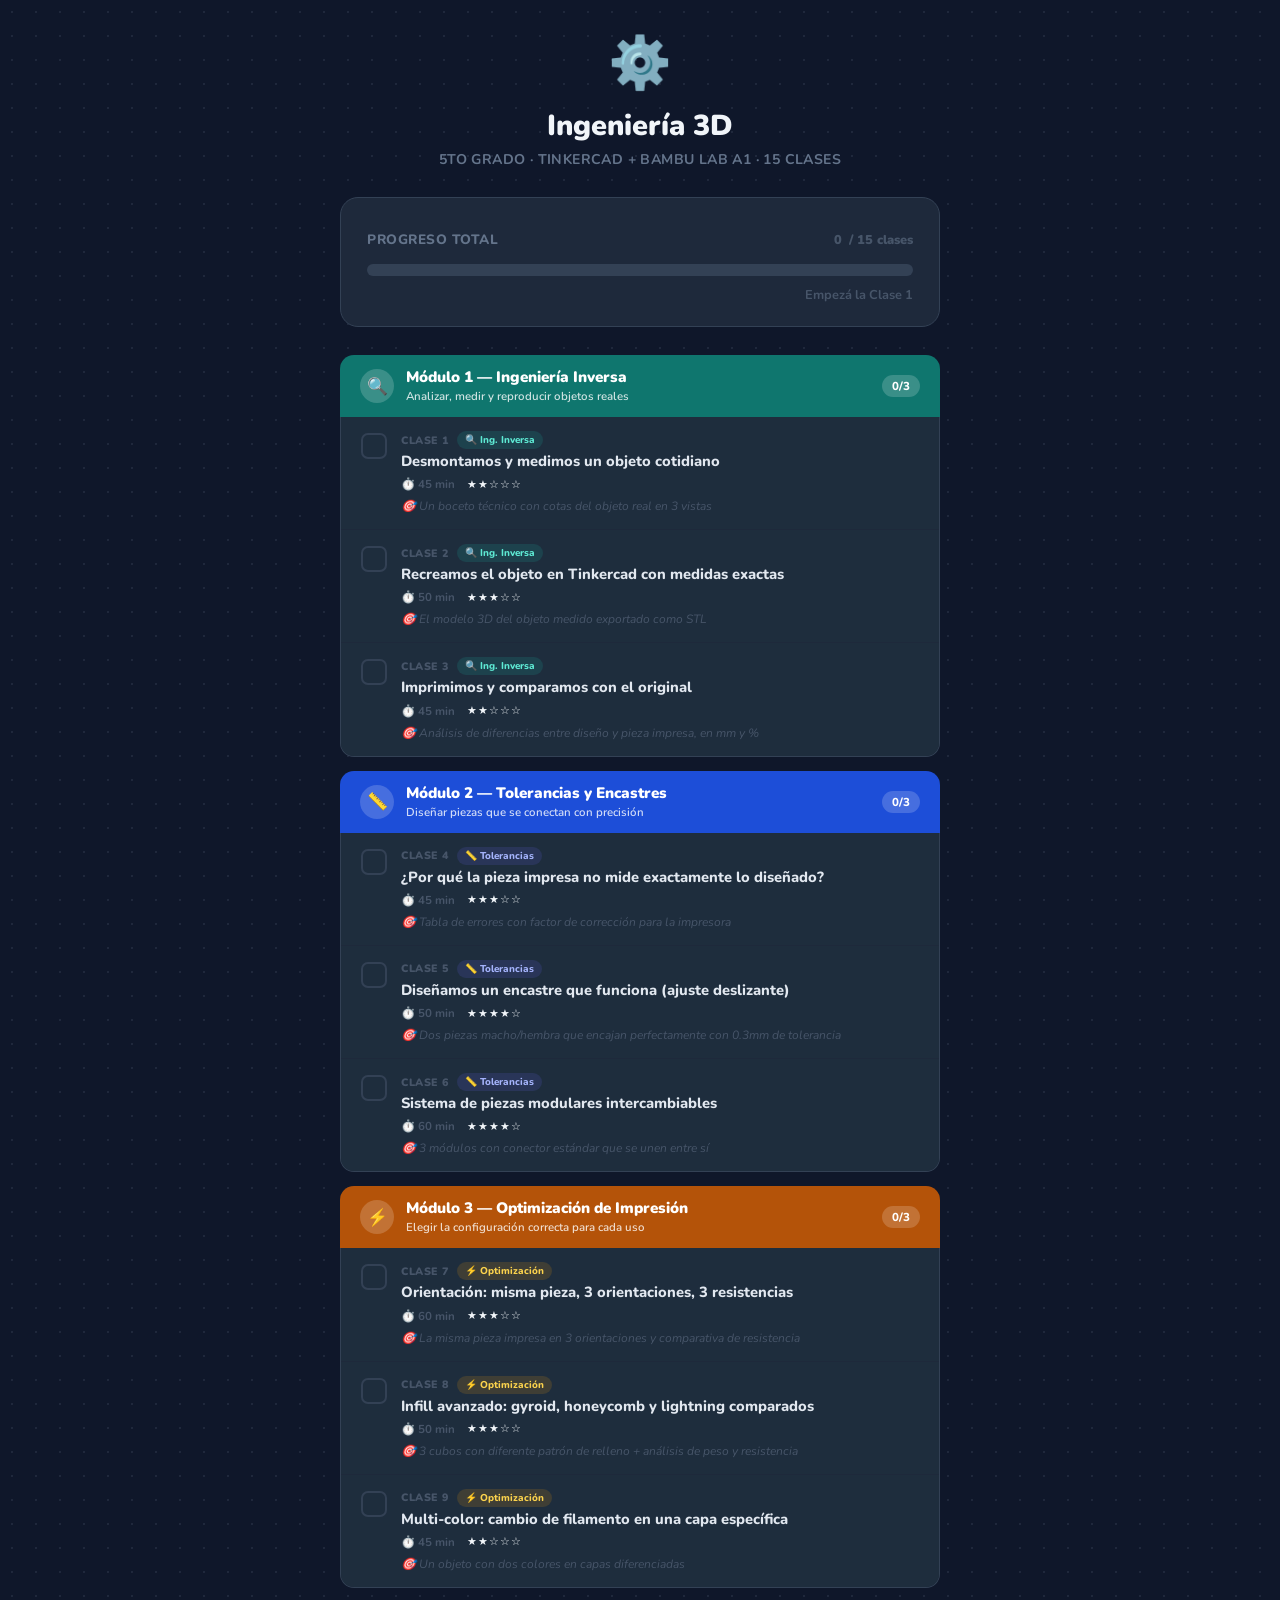
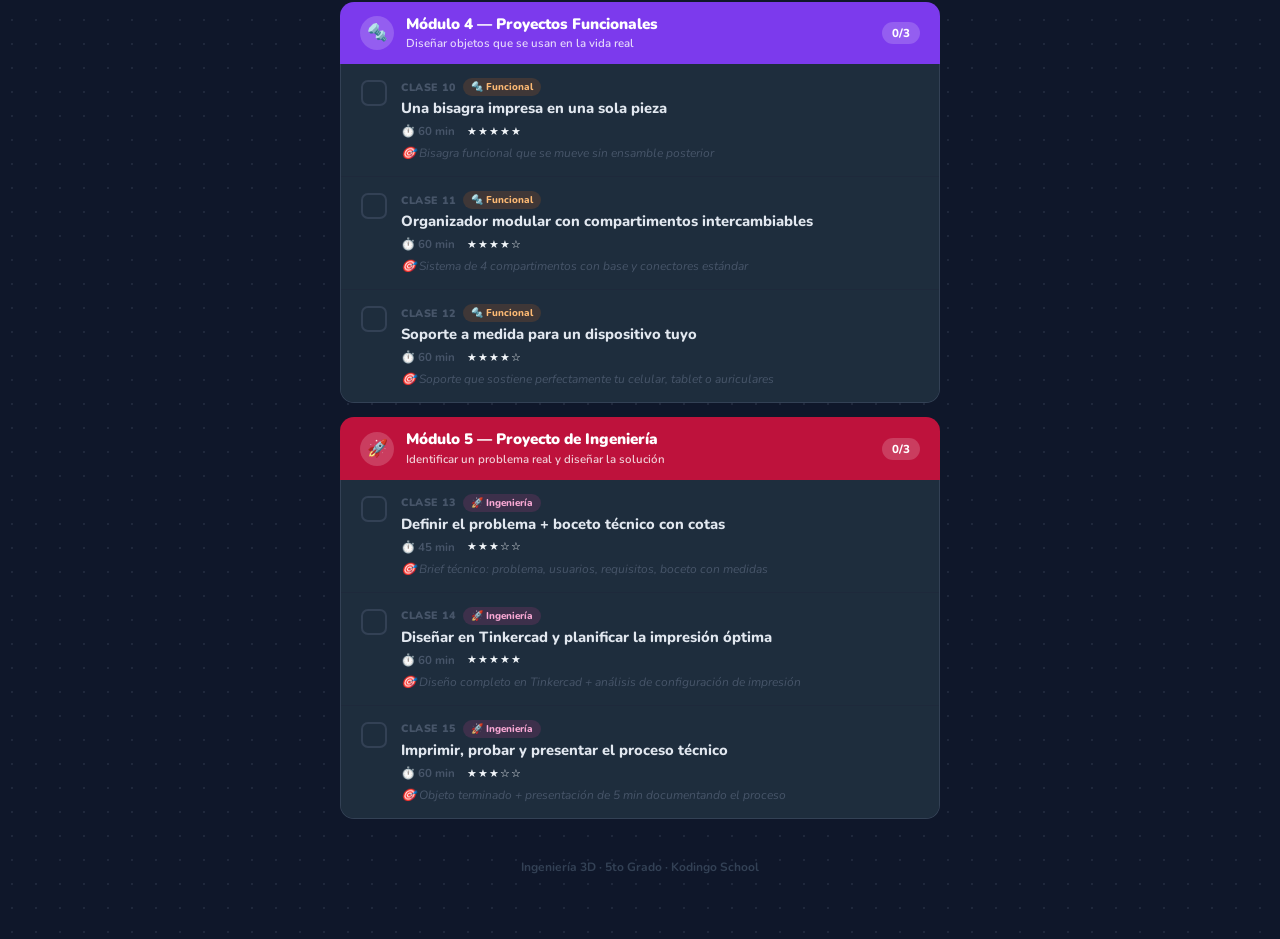
<file: materials/workshops/sessions/5to/unit1/v1/project.html>
<!DOCTYPE html>
<html lang="es">
<head>
  <meta charset="UTF-8"/>
  <meta name="viewport" content="width=device-width, initial-scale=1.0"/>
  <title>Ingeniería 3D — 5to Grado</title>
  <link href="https://fonts.googleapis.com/css2?family=Nunito:wght@400;600;700;800;900&display=swap" rel="stylesheet"/>
  <style>
    *, *::before, *::after { box-sizing: border-box; margin: 0; padding: 0; }

    body {
      font-family: 'Nunito', sans-serif;
      background: #0f172a;
      background-image: radial-gradient(rgba(148,163,184,.12) 1px, transparent 1px);
      background-size: 24px 24px;
      min-height: 100vh;
      padding: 28px 16px 64px;
      color: #f1f5f9;
    }

    .header { text-align: center; margin-bottom: 28px; }
    .header .icon { font-size: 3.2rem; display: block; margin-bottom: 8px; }
    .header h1 { font-size: 1.8rem; font-weight: 900; color: #f1f5f9; }
    .header .sub { color: #64748b; font-size: 0.88rem; margin-top: 5px; font-weight: 700; letter-spacing: .4px; }

    .progress-card {
      max-width: 600px; margin: 0 auto 28px;
      background: #1e293b; border-radius: 18px;
      padding: 22px 26px; border: 1px solid #334155;
    }
    .prog-top { display: flex; justify-content: space-between; align-items: baseline; margin-bottom: 12px; }
    .prog-label { font-weight: 800; color: #64748b; font-size: 0.85rem; text-transform: uppercase; letter-spacing: .5px; }
    .prog-count { font-size: 1.5rem; font-weight: 900; color: #818cf8; }
    .prog-count span { font-size: 0.8rem; color: #475569; }
    .bar-bg { height: 12px; background: #334155; border-radius: 99px; overflow: hidden; }
    .bar { height: 100%; background: linear-gradient(90deg, #6366f1, #8b5cf6); border-radius: 99px; transition: width .5s ease; width: 0%; }
    .prog-msg { margin-top: 10px; font-size: 0.8rem; font-weight: 700; color: #475569; text-align: right; }

    .module { max-width: 600px; margin: 0 auto 14px; }

    .mod-header {
      display: flex; align-items: center; gap: 12px;
      padding: 13px 20px; border-radius: 14px 14px 0 0;
      color: white;
    }
    .mod-badge {
      width: 34px; height: 34px; border-radius: 50%;
      background: rgba(255,255,255,.18);
      display: flex; align-items: center; justify-content: center;
      font-size: 1.05rem; flex-shrink: 0;
    }
    .mod-info { flex: 1; }
    .mod-name { font-size: 0.95rem; font-weight: 900; line-height: 1.2; }
    .mod-desc { font-size: 0.72rem; opacity: .8; margin-top: 2px; font-weight: 600; }
    .mod-check { font-size: 0.72rem; font-weight: 800; background: rgba(255,255,255,.18); padding: 3px 10px; border-radius: 99px; white-space: nowrap; }

    .mod-body { background: #1e293b; border-radius: 0 0 14px 14px; border: 1px solid #334155; border-top: none; overflow: hidden; }

    .cls-card {
      display: flex; gap: 14px; align-items: flex-start;
      padding: 14px 20px;
      border-bottom: 1px solid #1e293b;
      cursor: pointer; transition: background .15s; user-select: none;
      background: #1e2d3d;
    }
    .cls-card:last-child { border-bottom: none; }
    .cls-card:hover { background: #243347; }
    .cls-card.done { background: #0f2e1c; }
    .cls-card.done:hover { background: #134020; }

    .cls-checkbox {
      width: 26px; height: 26px; flex-shrink: 0;
      border: 2.5px solid #334155; border-radius: 7px;
      display: flex; align-items: center; justify-content: center;
      font-size: 0.9rem; transition: all .2s; margin-top: 2px;
    }
    .cls-card.done .cls-checkbox { background: #22c55e; border-color: #22c55e; color: white; }

    .cls-body { flex: 1; min-width: 0; }
    .cls-top { display: flex; align-items: center; gap: 8px; margin-bottom: 3px; flex-wrap: wrap; }
    .cls-num { font-size: 0.67rem; font-weight: 900; color: #475569; text-transform: uppercase; letter-spacing: .5px; }

    .badge { font-size: 0.62rem; font-weight: 800; padding: 2px 8px; border-radius: 99px; }
    .b-inv   { background: rgba(20,184,166,.15); color: #5eead4; }
    .b-tol   { background: rgba(99,102,241,.15); color: #a5b4fc; }
    .b-opt   { background: rgba(245,158,11,.15); color: #fcd34d; }
    .b-func  { background: rgba(249,115,22,.15); color: #fdba74; }
    .b-eng   { background: rgba(236,72,153,.15); color: #f9a8d4; }

    .cls-name { font-size: 0.92rem; font-weight: 800; color: #e2e8f0; margin-bottom: 5px; line-height: 1.3; }
    .cls-card.done .cls-name { color: #4ade80; }
    .cls-meta { display: flex; gap: 12px; align-items: center; flex-wrap: wrap; }
    .cls-dur { font-size: 0.72rem; color: #475569; font-weight: 700; }
    .cls-diff { font-size: 0.7rem; letter-spacing: 1px; }
    .cls-result { margin-top: 5px; font-size: 0.75rem; color: #475569; line-height: 1.5; font-style: italic; }
    .cls-card.done .cls-result { display: none; }

    /* Celebration */
    .overlay {
      display: none; position: fixed; inset: 0;
      background: rgba(0,0,0,.7); z-index: 100;
      align-items: center; justify-content: center; padding: 20px;
    }
    .overlay.show { display: flex; }
    .cel-box {
      background: #1e293b; border-radius: 24px; border: 1px solid #334155;
      padding: 44px 36px; text-align: center; max-width: 380px; width: 100%;
      box-shadow: 0 24px 60px rgba(0,0,0,.5);
      animation: pop .4s cubic-bezier(.34,1.56,.64,1);
    }
    @keyframes pop { from { transform: scale(.6); opacity: 0; } to { transform: scale(1); opacity: 1; } }
    .cel-trophy { font-size: 5rem; display: block; margin-bottom: 12px; }
    .cel-box h2 { font-size: 1.7rem; font-weight: 900; margin-bottom: 10px; color: #f1f5f9; }
    .cel-box p { color: #64748b; line-height: 1.7; font-size: 0.93rem; }
    .cel-btn {
      margin-top: 24px; padding: 13px 32px;
      background: linear-gradient(135deg, #6366f1, #8b5cf6);
      color: white; border: none; border-radius: 99px;
      font-family: inherit; font-size: 1rem; font-weight: 900;
      cursor: pointer;
    }

    footer { text-align: center; margin-top: 40px; color: #334155; font-size: 0.75rem; font-weight: 700; }

    @media (max-width: 480px) {
      .header h1 { font-size: 1.5rem; }
      .cls-card { padding: 12px 14px; gap: 11px; }
    }
  </style>
</head>
<body>

<header class="header">
  <span class="icon">⚙️</span>
  <h1>Ingeniería 3D</h1>
  <p class="sub">5TO GRADO · TINKERCAD + BAMBU LAB A1 · 15 CLASES</p>
</header>

<div class="progress-card">
  <div class="prog-top">
    <span class="prog-label">Progreso total</span>
    <div class="prog-count"><span id="cnt">0</span> <span>/ 15 clases</span></div>
  </div>
  <div class="bar-bg"><div class="bar" id="bar"></div></div>
  <p class="prog-msg" id="prog-msg">Empezá la Clase 1</p>
</div>

<div id="modules"></div>

<div class="overlay" id="overlay">
  <div class="cel-box">
    <span class="cel-trophy">🏆</span>
    <h2>¡Proyecto de Ingeniería completado!</h2>
    <p>Terminaste las 15 clases. Sabés diseñar, optimizar e imprimir objetos funcionales en 3D. Estás listo para la próxima etapa.</p>
    <button class="cel-btn" onclick="document.getElementById('overlay').classList.remove('show')">¡Genial! 🚀</button>
  </div>
</div>

<footer>Ingeniería 3D · 5to Grado · Kodingo School</footer>

<script>
const MODULES = [
  {
    num:1, emoji:'🔍', color:'#0f766e',
    name:'Ingeniería Inversa',
    desc:'Analizar, medir y reproducir objetos reales',
    classes:[
      { num:1, type:'inv', name:'Desmontamos y medimos un objeto cotidiano', dur:'45 min', diff:2, result:'Un boceto técnico con cotas del objeto real en 3 vistas' },
      { num:2, type:'inv', name:'Recreamos el objeto en Tinkercad con medidas exactas', dur:'50 min', diff:3, result:'El modelo 3D del objeto medido exportado como STL' },
      { num:3, type:'inv', name:'Imprimimos y comparamos con el original', dur:'45 min', diff:2, result:'Análisis de diferencias entre diseño y pieza impresa, en mm y %' }
    ]
  },
  {
    num:2, emoji:'📏', color:'#1d4ed8',
    name:'Tolerancias y Encastres',
    desc:'Diseñar piezas que se conectan con precisión',
    classes:[
      { num:4, type:'tol', name:'¿Por qué la pieza impresa no mide exactamente lo diseñado?', dur:'45 min', diff:3, result:'Tabla de errores con factor de corrección para la impresora' },
      { num:5, type:'tol', name:'Diseñamos un encastre que funciona (ajuste deslizante)', dur:'50 min', diff:4, result:'Dos piezas macho/hembra que encajan perfectamente con 0.3mm de tolerancia' },
      { num:6, type:'tol', name:'Sistema de piezas modulares intercambiables', dur:'60 min', diff:4, result:'3 módulos con conector estándar que se unen entre sí' }
    ]
  },
  {
    num:3, emoji:'⚡', color:'#b45309',
    name:'Optimización de Impresión',
    desc:'Elegir la configuración correcta para cada uso',
    classes:[
      { num:7, type:'opt', name:'Orientación: misma pieza, 3 orientaciones, 3 resistencias', dur:'60 min', diff:3, result:'La misma pieza impresa en 3 orientaciones y comparativa de resistencia' },
      { num:8, type:'opt', name:'Infill avanzado: gyroid, honeycomb y lightning comparados', dur:'50 min', diff:3, result:'3 cubos con diferente patrón de relleno + análisis de peso y resistencia' },
      { num:9, type:'opt', name:'Multi-color: cambio de filamento en una capa específica', dur:'45 min', diff:2, result:'Un objeto con dos colores en capas diferenciadas' }
    ]
  },
  {
    num:4, emoji:'🔩', color:'#7c3aed',
    name:'Proyectos Funcionales',
    desc:'Diseñar objetos que se usan en la vida real',
    classes:[
      { num:10, type:'func', name:'Una bisagra impresa en una sola pieza', dur:'60 min', diff:5, result:'Bisagra funcional que se mueve sin ensamble posterior' },
      { num:11, type:'func', name:'Organizador modular con compartimentos intercambiables', dur:'60 min', diff:4, result:'Sistema de 4 compartimentos con base y conectores estándar' },
      { num:12, type:'func', name:'Soporte a medida para un dispositivo tuyo', dur:'60 min', diff:4, result:'Soporte que sostiene perfectamente tu celular, tablet o auriculares' }
    ]
  },
  {
    num:5, emoji:'🚀', color:'#be123c',
    name:'Proyecto de Ingeniería',
    desc:'Identificar un problema real y diseñar la solución',
    classes:[
      { num:13, type:'eng', name:'Definir el problema + boceto técnico con cotas', dur:'45 min', diff:3, result:'Brief técnico: problema, usuarios, requisitos, boceto con medidas' },
      { num:14, type:'eng', name:'Diseñar en Tinkercad y planificar la impresión óptima', dur:'60 min', diff:5, result:'Diseño completo en Tinkercad + análisis de configuración de impresión' },
      { num:15, type:'eng', name:'Imprimir, probar y presentar el proceso técnico', dur:'60 min', diff:3, result:'Objeto terminado + presentación de 5 min documentando el proceso' }
    ]
  }
];

const TYPE = {
  inv:  { label:'🔍 Ing. Inversa', cls:'b-inv' },
  tol:  { label:'📏 Tolerancias', cls:'b-tol' },
  opt:  { label:'⚡ Optimización', cls:'b-opt' },
  func: { label:'🔩 Funcional', cls:'b-func' },
  eng:  { label:'🚀 Ingeniería', cls:'b-eng' }
};

const MSGS = [
  'Empezá la Clase 1',
  '¡Buen inicio, seguí así!',
  '¡Vas muy bien!',
  'Excelente progreso',
  '¡Ya vas por la mitad!',
  '¡Más de la mitad, fenómeno!',
  '¡Casi terminás!',
  '¡Una más y lo lográs!',
  '¡Proyecto de Ingeniería completado! 🎉'
];

function stars(n) { return '★'.repeat(n) + '☆'.repeat(5-n); }
function key(n) { return `e3d_c${n}`; }
function done(n) { return localStorage.getItem(key(n)) === '1'; }

function updateProgress() {
  let d = 0;
  for (let i = 1; i <= 15; i++) if (done(i)) d++;
  document.getElementById('cnt').textContent = d;
  document.getElementById('bar').style.width = `${(d/15)*100}%`;
  const idx = d===15?8:d===0?0:Math.min(Math.floor(d/2)+1,7);
  document.getElementById('prog-msg').textContent = MSGS[idx];
  MODULES.forEach(mod => {
    const mdone = mod.classes.filter(c => done(c.num)).length;
    const el = document.getElementById(`mchk-${mod.num}`);
    if (el) el.textContent = `${mdone}/3`;
  });
  if (d === 15) setTimeout(() => document.getElementById('overlay').classList.add('show'), 400);
}

function toggle(num) {
  const card = document.querySelector(`[data-cls="${num}"]`);
  const nowDone = !done(num);
  localStorage.setItem(key(num), nowDone ? '1' : '0');
  card.classList.toggle('done', nowDone);
  card.querySelector('.cls-checkbox').textContent = nowDone ? '✓' : '';
  updateProgress();
}

function render() {
  document.getElementById('modules').innerHTML = MODULES.map(mod => `
    <div class="module">
      <div class="mod-header" style="background:${mod.color}">
        <div class="mod-badge">${mod.emoji}</div>
        <div class="mod-info">
          <div class="mod-name">Módulo ${mod.num} — ${mod.name}</div>
          <div class="mod-desc">${mod.desc}</div>
        </div>
        <div class="mod-check" id="mchk-${mod.num}">0/3</div>
      </div>
      <div class="mod-body">
        ${mod.classes.map(c => {
          const isDone = done(c.num);
          const t = TYPE[c.type];
          return `
            <div class="cls-card${isDone?' done':''}" data-cls="${c.num}" onclick="toggle(${c.num})">
              <div class="cls-checkbox">${isDone?'✓':''}</div>
              <div class="cls-body">
                <div class="cls-top">
                  <span class="cls-num">Clase ${c.num}</span>
                  <span class="badge ${t.cls}">${t.label}</span>
                </div>
                <div class="cls-name">${c.name}</div>
                <div class="cls-meta">
                  <span class="cls-dur">⏱️ ${c.dur}</span>
                  <span class="cls-diff">${stars(c.diff)}</span>
                </div>
                <div class="cls-result">🎯 ${c.result}</div>
              </div>
            </div>`;
        }).join('')}
      </div>
    </div>`).join('');
  updateProgress();
}

render();
</script>
</body>
</html>
</file>
